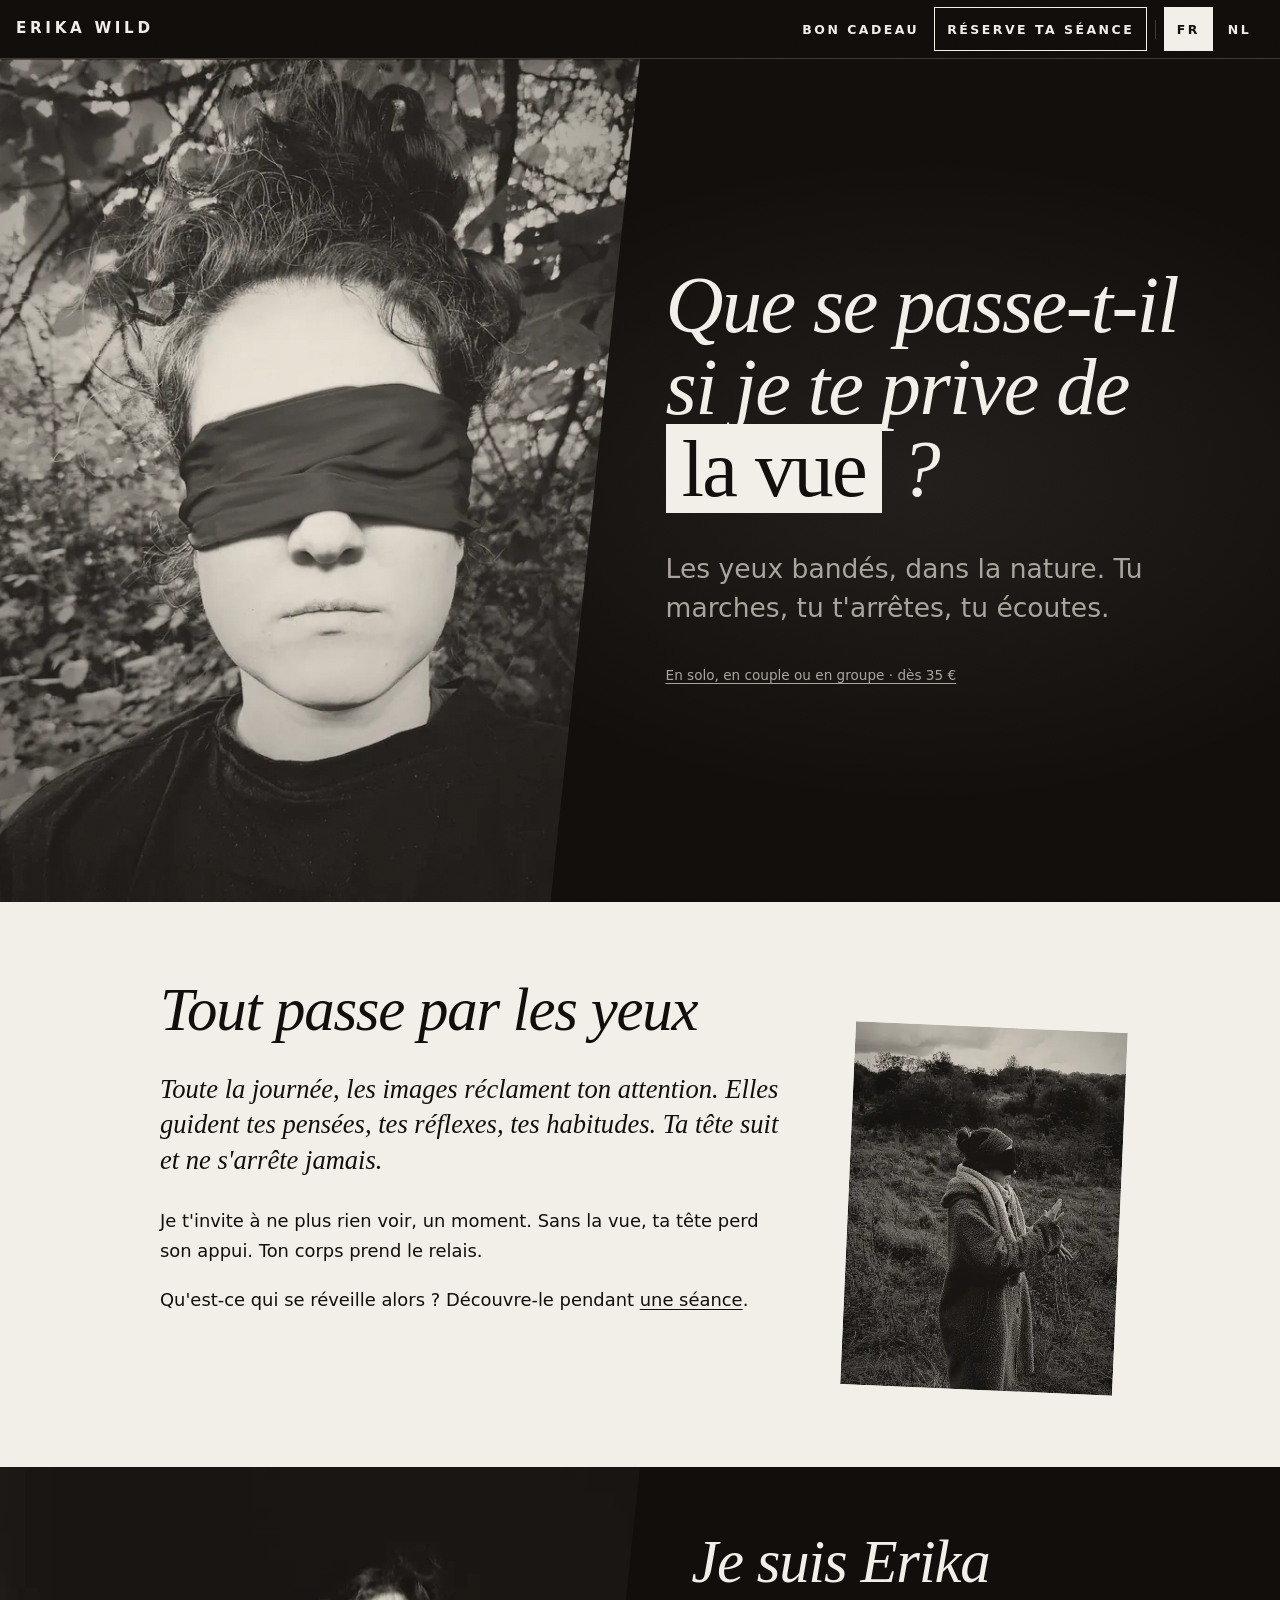
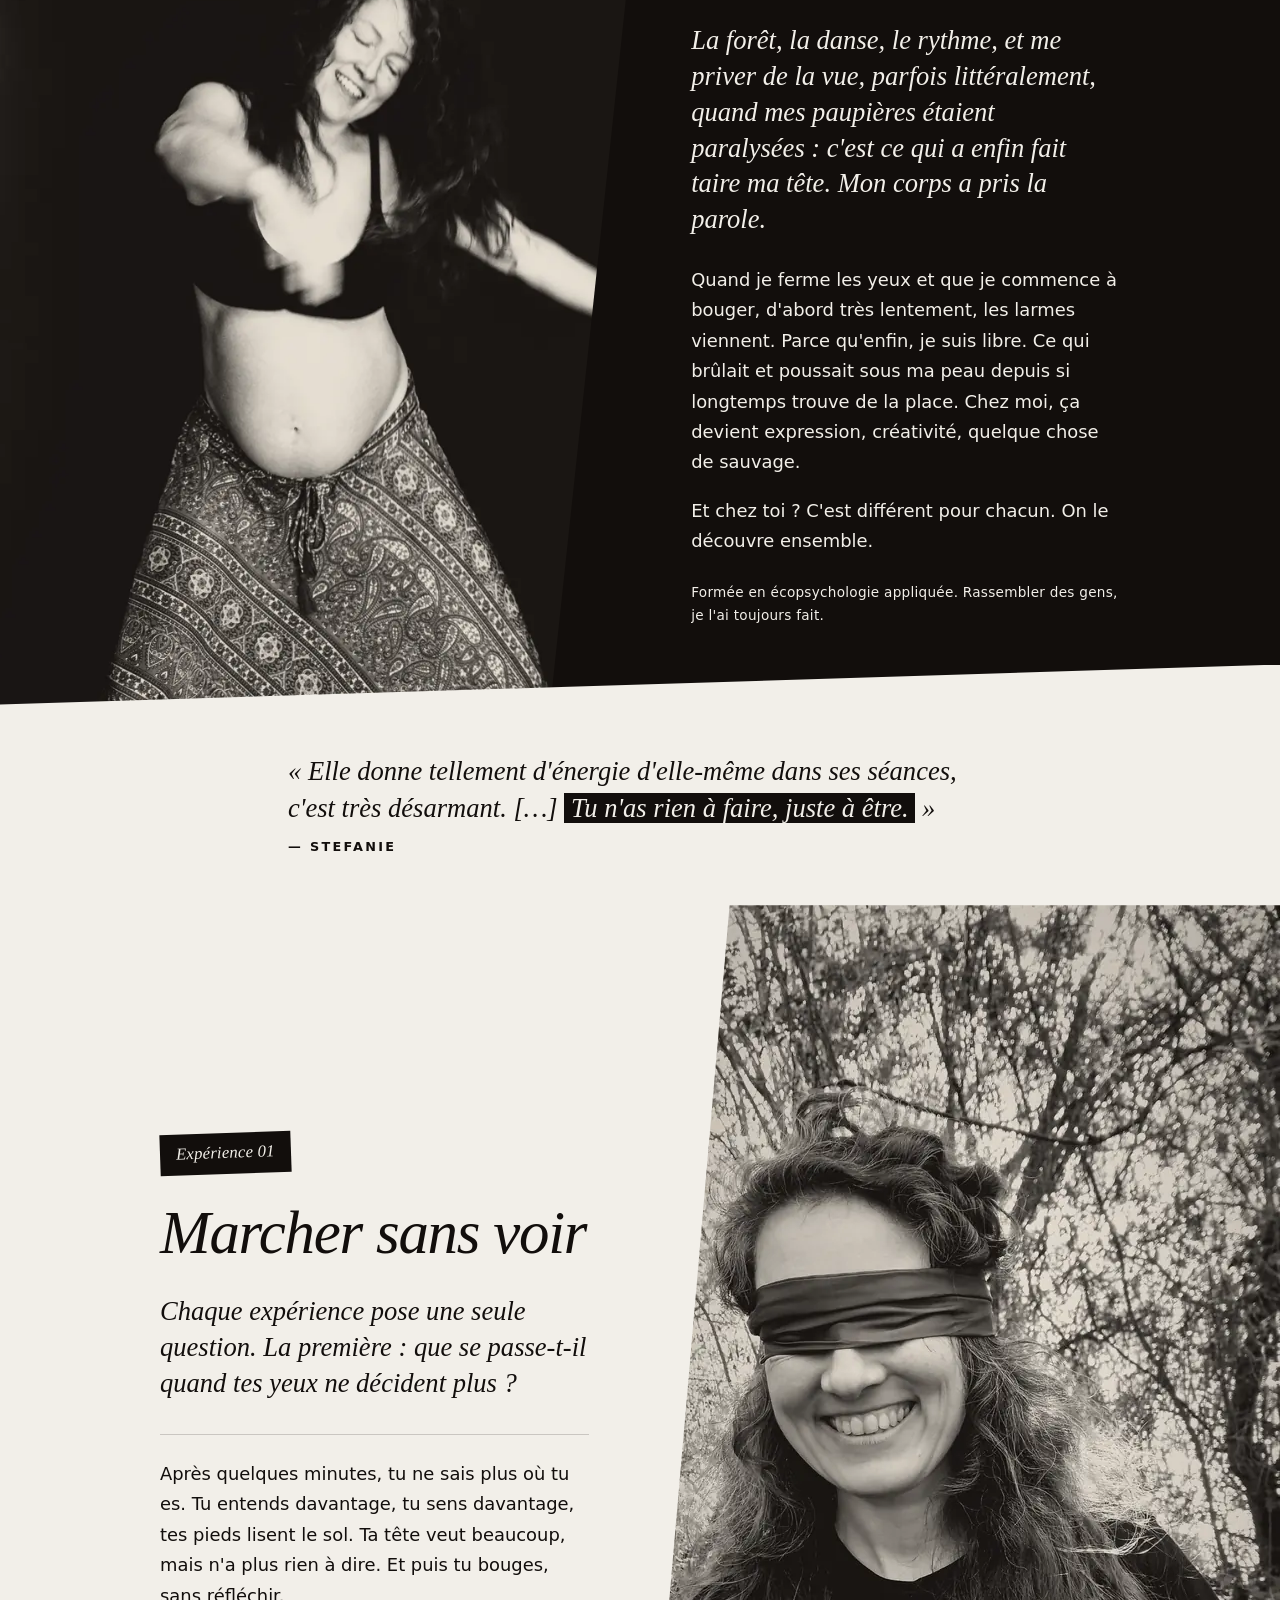
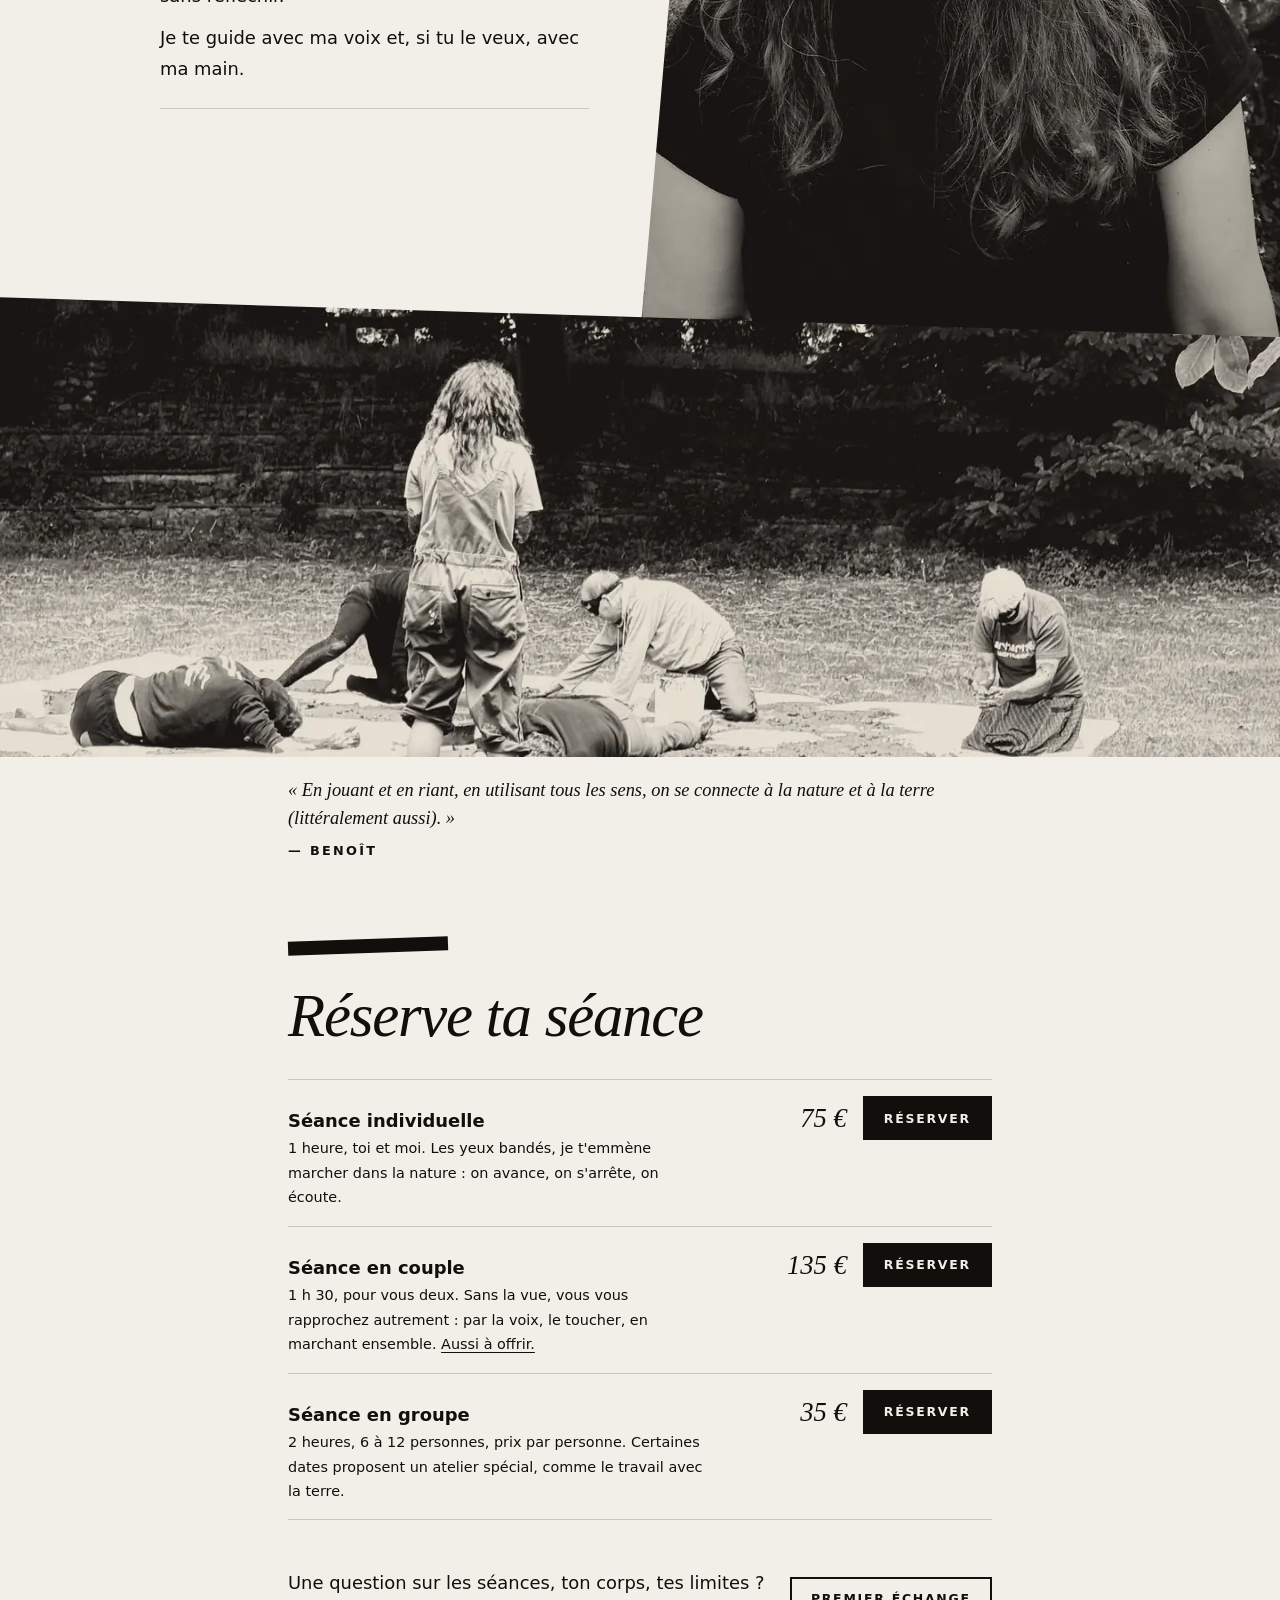
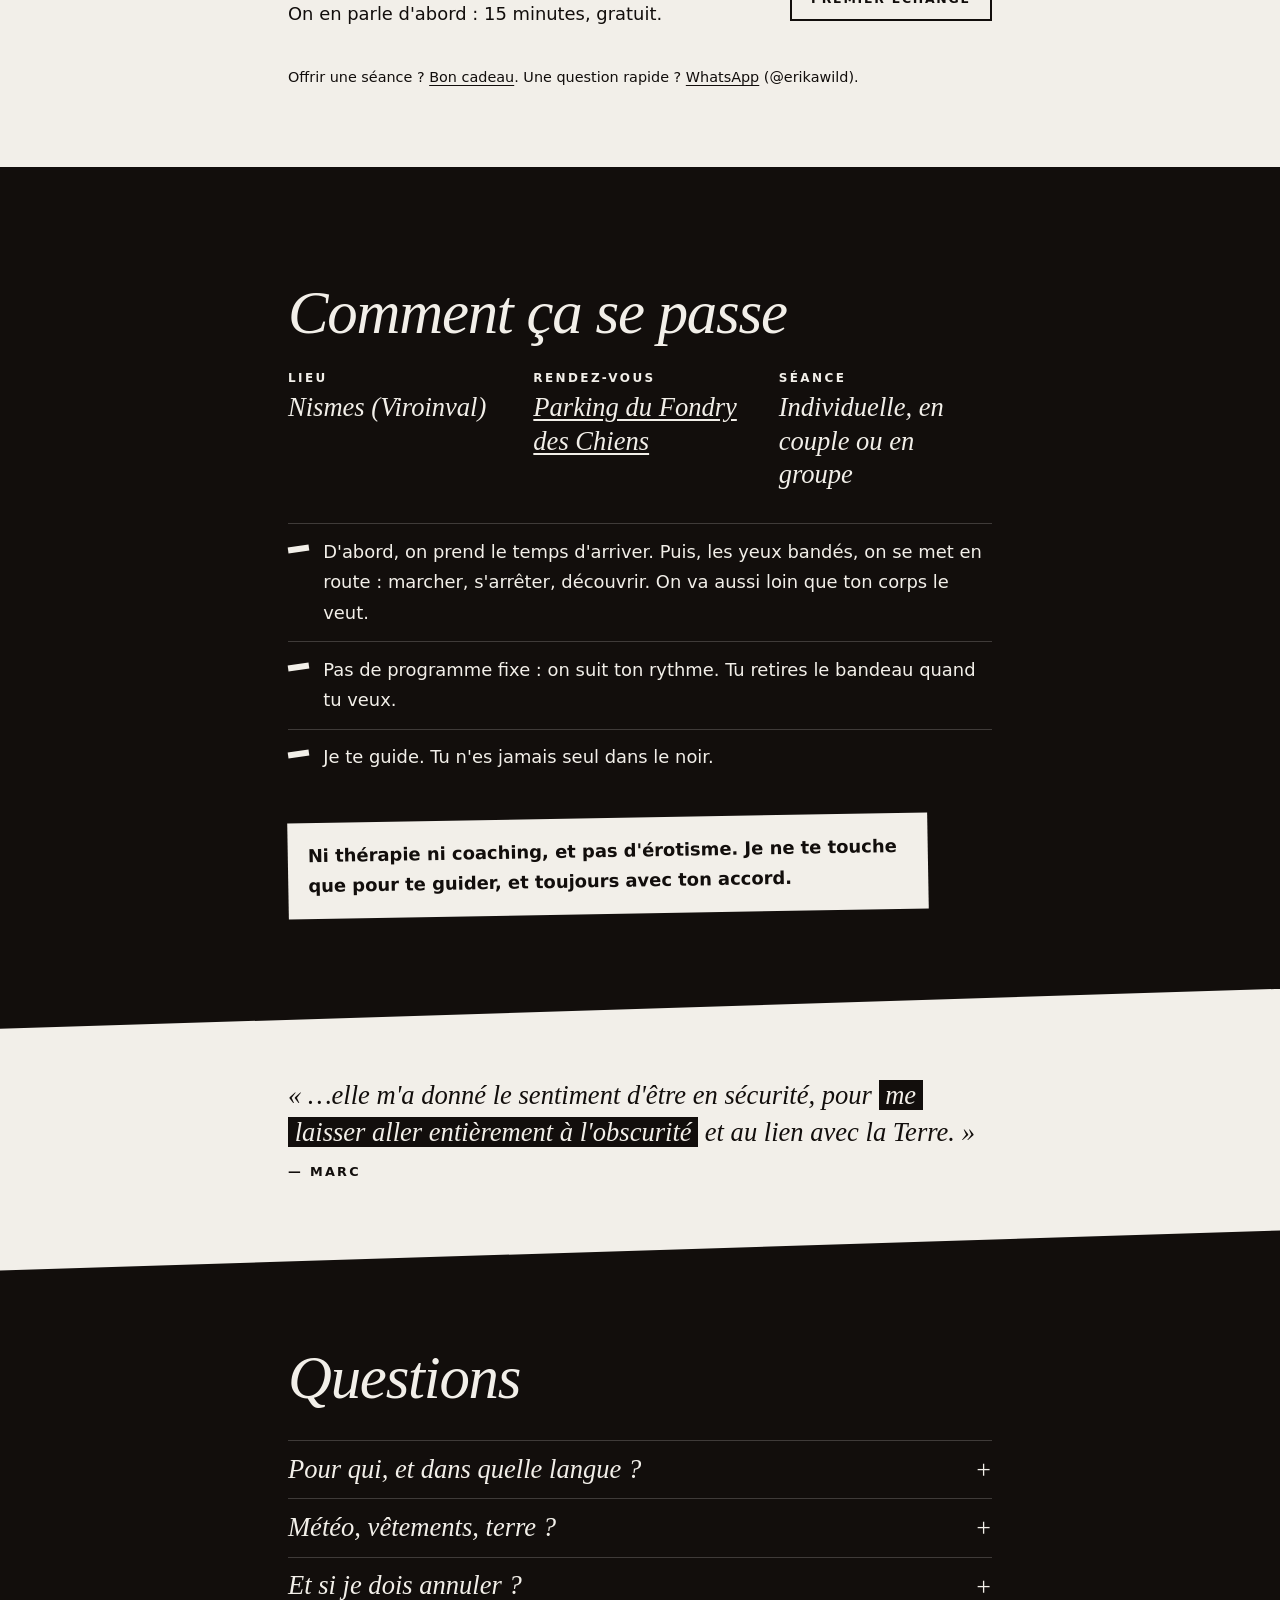
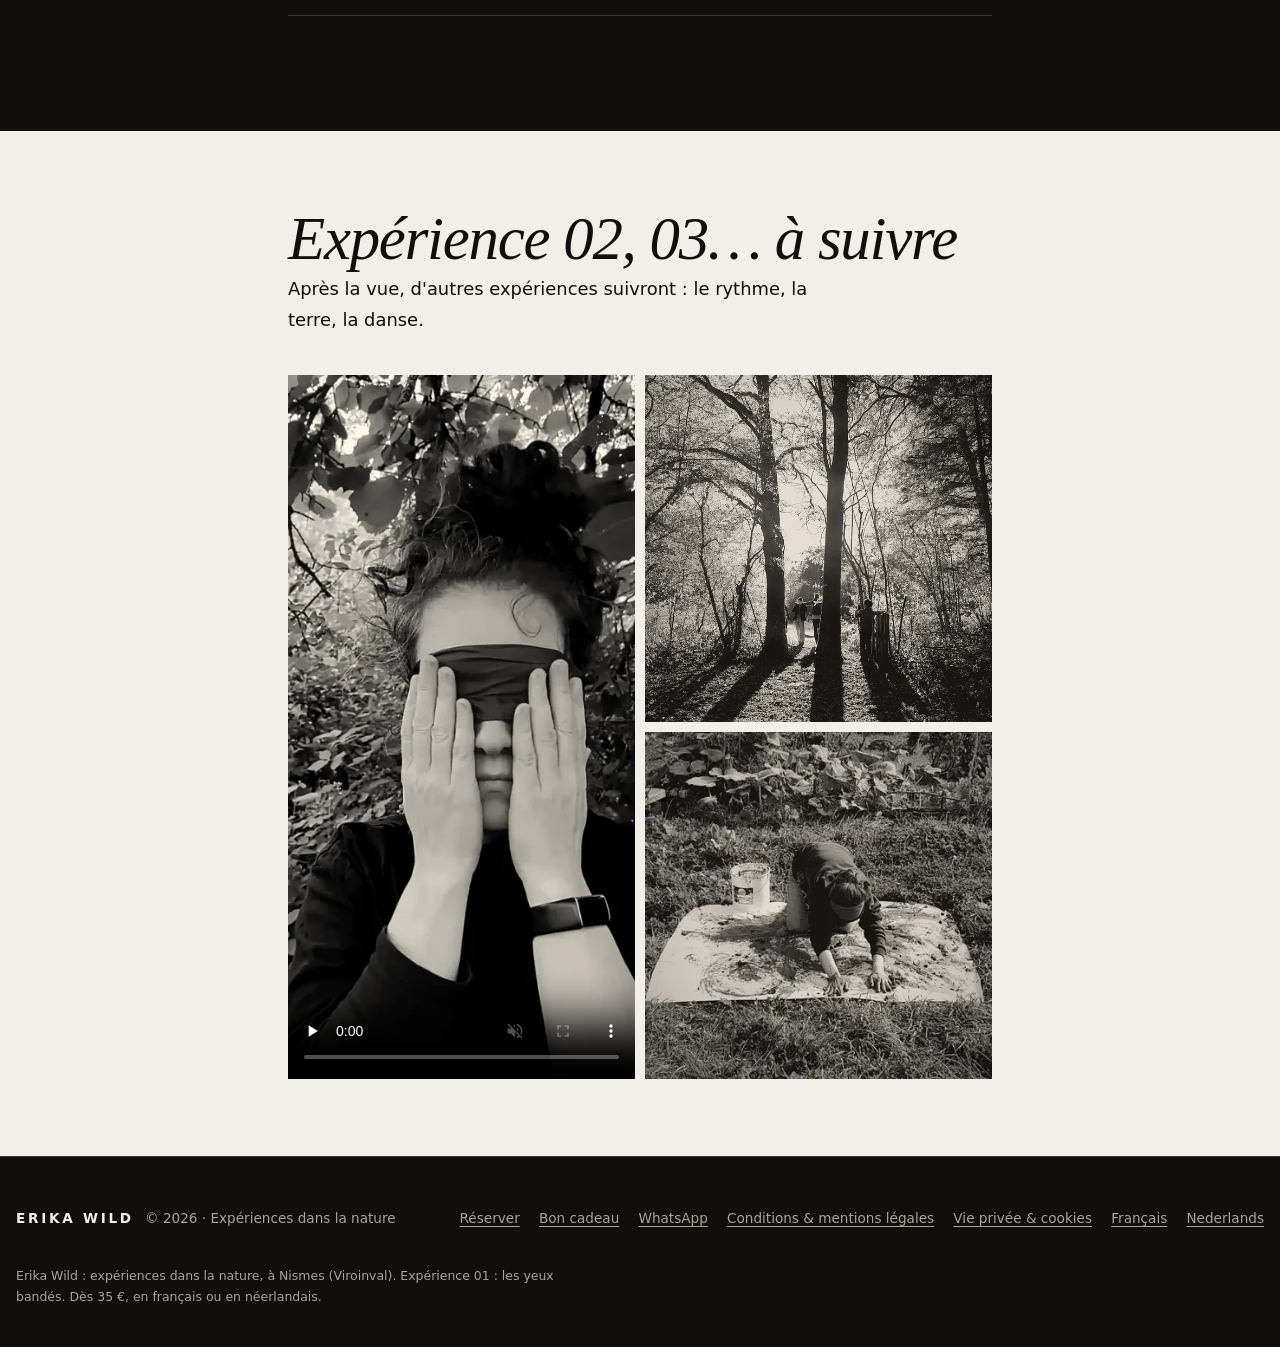
<file: index.html>
<!doctype html>
<html lang="fr-BE">
<head>
<meta charset="utf-8">
<meta name="viewport" content="width=device-width, initial-scale=1">
<meta name="format-detection" content="telephone=no, date=no, address=no, email=no">
<title>Erika Wild — Expérience 01 : ferme les yeux</title>
<meta name="description" content="Les yeux bandés, dans la nature, à Nismes (Viroinval). En solo, en couple ou en groupe, en français ou en néerlandais. Expérience 01 : ferme les yeux.">
<link rel="canonical" href="https://erikawild.be/">
<link rel="alternate" hreflang="fr" href="https://erikawild.be/">
<link rel="alternate" hreflang="nl" href="https://erikawild.be/nl.html">
<link rel="alternate" hreflang="x-default" href="https://erikawild.be/">
<meta property="og:title" content="Erika Wild — Expérience 01 : ferme les yeux">
<meta property="og:description" content="Les yeux bandés, dans la nature, à Nismes (Viroinval). En solo, en couple ou en groupe, en français ou en néerlandais. Expérience 01 : ferme les yeux.">
<meta property="og:type" content="website">
<meta property="og:url" content="https://erikawild.be/">
<meta property="og:locale" content="fr_BE">
<meta property="og:locale:alternate" content="nl_BE">
<meta property="og:image" content="https://erikawild.be/img/og-erikawild.jpg">
<meta property="og:image:width" content="1200">
<meta property="og:image:height" content="630">
<meta name="twitter:card" content="summary_large_image">
<link rel="icon" href="img/favicon.svg" type="image/svg+xml">
<link rel="icon" href="img/favicon-32.png" sizes="32x32" type="image/png">
<link rel="apple-touch-icon" href="img/apple-touch-icon.png">
<link rel="manifest" href="site.webmanifest">
<meta name="theme-color" content="#120E0C">
<meta name="apple-mobile-web-app-title" content="Erika Wild">
<link rel="stylesheet" href="css/style.css?v=85">
<script type="application/ld+json">
{
  "@context": "https://schema.org",
  "@type": "LocalBusiness",
  "name": "Erika Wild",
  "legalName": "Erika Pittoors",
  "vatID": "BE0843622361",
  "url": "https://erikawild.be/",
  "image": "https://erikawild.be/img/og-erikawild.jpg",
  "description": "Erika Wild propose des expériences dans la nature, à Nismes (Viroinval). Expérience 01 : les yeux bandés. Séances individuelles (1 h), en couple (1 h 30) et en groupe (2 h, 6 à 12 personnes), en français ou en néerlandais.",
  "address": {
    "@type": "PostalAddress",
    "addressLocality": "Nismes (Viroinval)",
    "addressRegion": "Namur",
    "addressCountry": "BE"
  },
  "areaServed": "Viroinval",
  "priceRange": "€35–€135",
  "knowsLanguage": [
    "fr",
    "nl"
  ],
  "makesOffer": [
    {
      "@type": "Offer",
      "name": "Séance individuelle",
      "price": "75",
      "priceCurrency": "EUR",
      "url": "https://cal.com/erikawild/individueel"
    },
    {
      "@type": "Offer",
      "name": "Séance en couple",
      "price": "135",
      "priceCurrency": "EUR",
      "url": "https://cal.com/erikawild/koppel"
    },
    {
      "@type": "Offer",
      "name": "Séance en groupe",
      "price": "35",
      "priceCurrency": "EUR",
      "url": "https://cal.com/erikawild/groep"
    }
  ]
}
</script>
</head>
<body>
<a class="skip-link" href="#main">Aller au contenu</a>

<header class="site-header">
  <div class="nav">
    <a href="index.html" class="brand"><span class="brand-name">Erika Wild</span><span class="sr-only"> — accueil</span></a>
    <nav aria-label="Navigation principale">
      <ul class="nav-links">
        <li class="hide-sm"><a href="bon-cadeau.html">Bon cadeau</a></li>
        <li class="nav-book"><a href="index.html#formules">Réserve ta séance</a></li>
        <li class="sep" aria-hidden="true"></li>
        <li><a href="index.html" lang="fr" hreflang="fr" aria-current="page"><span aria-hidden="true">FR</span><span class="sr-only">Français</span></a></li>
        <li><a href="nl.html" lang="nl" hreflang="nl"><span aria-hidden="true">NL</span><span class="sr-only">Nederlands</span></a></li>
      </ul>
    </nav>
  </div>
</header>
<main id="main">
  <section class="hero">
    <div class="hero-grid">
      <div class="hero-media"><img src="img/erikawild-bandeau-720.webp"
           srcset="img/erikawild-bandeau-480.webp 480w, img/erikawild-bandeau-720.webp 720w, img/erikawild-bandeau-1080.webp 1080w"
           sizes="(min-width: 860px) 50vw, 100vw"
           width="1080" height="1350" fetchpriority="high"
           alt="Portrait en noir et blanc d'Erika Wild, les yeux bandés, debout dans les feuillages" class="hero-photo"></div>
      <div class="hero-text">
        <h1>Que se <span class="nowrap">passe-t-il</span> si je te prive de <span class="veil">la vue</span>&nbsp;?</h1>
        <p class="lede">Les yeux bandés, dans la nature. Tu marches, tu t'arrêtes, tu écoutes.</p>
        <p class="hero-note"><a href="#formules">En solo, en couple ou en groupe · dès 35&nbsp;€</a></p>
      </div>
    </div>
  </section>
  <section class="section-light">
    <div class="wrap wrap--wide">
      <div class="split">
        <div>
          <h2>Tout passe par les yeux</h2>
          <p class="big-line">Toute la journée, les images réclament ton attention. Elles guident tes pensées, tes réflexes, tes habitudes. Ta tête suit et ne s'arrête jamais.</p>
          <p>Je t'invite à ne plus rien voir, un moment. Sans la vue, ta tête perd son appui. Ton corps prend le relais.</p>
          <p>Qu'est-ce qui se réveille alors&nbsp;? Découvre-le pendant <a href="#formules">une séance</a>.</p>
        </div>
        <figure class="tilt-photo tilt-right"><img src="img/ew-marche-800.webp" srcset="img/ew-marche-480.webp 480w, img/ew-marche-800.webp 800w" sizes="(min-width: 860px) 17rem, 60vw" width="800" height="1000" loading="lazy" alt="Une participante marche les yeux bandés dans une prairie, la main tendue"></figure>
      </div>
    </div>
  </section>
  <section class="section-black me me--left" id="erika">
    <img class="me-photo" src="img/ew-erika-danse-800.webp" srcset="img/ew-erika-danse-480.webp 480w, img/ew-erika-danse-800.webp 800w" sizes="(min-width: 860px) 50vw, 100vw" width="800" height="1000" loading="lazy" alt="Erika danse les yeux fermés et rit, les cheveux en mouvement">
    <div class="me-text">
      <h2>Je suis Erika</h2>
      <p class="big-line">La forêt, la danse, le rythme, et me priver de la vue, parfois littéralement, quand mes paupières étaient paralysées&nbsp;: c'est ce qui a enfin fait taire ma tête. Mon corps a pris la parole.</p>
      <p>Quand je ferme les yeux et que je commence à bouger, d'abord très lentement, les larmes viennent. Parce qu'enfin, je suis libre. Ce qui brûlait et poussait sous ma peau depuis si longtemps trouve de la place. Chez moi, ça devient expression, créativité, quelque chose de sauvage.</p>
      <p>Et chez toi&nbsp;? C'est différent pour chacun. On le découvre ensemble.</p>
      <p class="me-cred">Formée en écopsychologie appliquée. Rassembler des gens, je l'ai toujours fait.</p>
    </div>
  </section>
  <div class="quote-band"><figure class="quote-band-strip"><blockquote><p>«&nbsp;Elle donne tellement d'énergie d'elle-même dans ses séances, c'est très désarmant. […] <span class="mark">Tu n'as rien à faire, juste à être.</span>&nbsp;»</p></blockquote><figcaption>Stefanie</figcaption></figure></div>
  <section class="section-light me" id="experience">
    <div class="me-text">
      <p class="band-label">Expérience 01</p>
      <h2>Marcher sans voir</h2>
      <p class="big-line">Chaque expérience pose une seule question. La première&nbsp;: que se passe-t-il quand tes yeux ne décident plus&nbsp;?</p>
      <div class="walk">
        <p>Après quelques minutes, tu ne sais plus où tu es. Tu entends davantage, tu sens davantage, tes pieds lisent le sol. Ta tête veut beaucoup, mais n'a plus rien à dire. Et puis tu bouges, sans réfléchir.</p>
        <p>Je te guide avec ma voix et, si tu le veux, avec ma main.</p>
      </div>
    </div>
    <img class="me-photo" src="img/ew-imp-blinddoek-640.webp" srcset="img/ew-imp-blinddoek-320.webp 320w, img/ew-imp-blinddoek-640.webp 640w" sizes="(min-width: 860px) 50vw, 100vw" width="640" height="1032" loading="lazy" alt="Erika rit, un bandeau sur les yeux, dans les feuillages">
  </section>
  <figure class="band-photo band-photo--light"><img src="img/ew-band-groep-onder-720.webp" srcset="img/ew-band-groep-onder-720.webp 720w, img/ew-band-groep-onder-1440.webp 1440w" sizes="100vw" width="1440" height="655" loading="lazy" alt="Séance en groupe : des participants aux yeux bandés travaillent la terre, Erika les accompagne"><figcaption class="band-cap"><blockquote><p>«&nbsp;En jouant et en riant, en utilisant tous les sens, on se connecte à la nature et à la terre (littéralement aussi).&nbsp;»</p></blockquote><span class="who">Benoît</span></figcaption></figure>
  <section class="section-light" id="formules">
    <div class="wrap">
      <hr class="band-rule">
      <h2>Réserve ta séance</h2>
      <ul class="offers">
        <li>
          <div class="offer-text"><span class="offer-name">Séance individuelle</span><span class="offer-meta">1 heure, toi et moi. Les yeux bandés, je t'emmène marcher dans la nature&nbsp;: on avance, on s'arrête, on écoute.</span></div>
          <div class="offer-act"><span class="offer-price">75&nbsp;€</span><a class="btn btn-primary btn-sm" href="https://cal.com/erikawild/individueel"><span class="sr-only">Réserver : Séance individuelle — </span>Réserver</a></div>
        </li>
        <li>
          <div class="offer-text"><span class="offer-name">Séance en couple</span><span class="offer-meta">1 h 30, pour vous deux. Sans la vue, vous vous rapprochez autrement&nbsp;: par la voix, le toucher, en marchant ensemble. <a href="bon-cadeau.html">Aussi à offrir.</a></span></div>
          <div class="offer-act"><span class="offer-price">135&nbsp;€</span><a class="btn btn-primary btn-sm" href="https://cal.com/erikawild/koppel"><span class="sr-only">Réserver : Séance en couple — </span>Réserver</a></div>
        </li>
        <li>
          <div class="offer-text"><span class="offer-name">Séance en groupe</span><span class="offer-meta">2 heures, 6 à 12 personnes, prix par personne. Certaines dates proposent un atelier spécial, comme le travail avec la terre.</span></div>
          <div class="offer-act"><span class="offer-price">35&nbsp;€</span><a class="btn btn-primary btn-sm" href="https://cal.com/erikawild/groep"><span class="sr-only">Réserver : Séance en groupe — </span>Réserver</a></div>
        </li>
      </ul>
      <div class="intake">
        <p>Une question sur les séances, ton corps, tes limites&nbsp;? On en parle d'abord&nbsp;: 15&nbsp;minutes, gratuit.</p>
        <a class="btn btn-ghost btn-sm" href="https://cal.com/erikawild/intake">Premier échange</a>
      </div>
      <p class="note">Offrir une séance&nbsp;? <a href="bon-cadeau.html">Bon cadeau</a>. Une question rapide&nbsp;? <a href="/whatsapp">WhatsApp</a> (@erikawild).</p>
    </div>
  </section>
  <section class="section-black" id="pratique">
    <div class="wrap">
      <h2>Comment ça se passe</h2>
      <dl class="prat">
          <div><dt>Lieu</dt><dd>Nismes (Viroinval)</dd></div>
          <div><dt>Rendez-vous</dt><dd><a href="https://www.google.com/maps/search/?api=1&amp;query=Fondry+des+Chiens%2C+Nismes">Parking du Fondry des Chiens</a></dd></div>
          <div><dt>Séance</dt><dd>Individuelle, en couple ou en groupe</dd></div>
      </dl>
      <ul class="checks">
          <li>D'abord, on prend le temps d'arriver. Puis, les yeux bandés, on se met en route&nbsp;: marcher, s'arrêter, découvrir. On va aussi loin que ton corps le veut.</li>
          <li>Pas de programme fixe&nbsp;: on suit ton rythme. Tu retires le bandeau quand tu veux.</li>
          <li>Je te guide. Tu n'es jamais seul dans le noir.</li>
      </ul>
      <p class="safe">Ni thérapie ni coaching, et pas d'érotisme. Je ne te touche que pour te guider, et toujours avec ton accord.</p>
    </div>
  </section>
  <div class="quote-band quote-band--both"><figure class="quote-band-strip"><blockquote><p>«&nbsp;…elle m'a donné le sentiment d'être en sécurité, pour <span class="mark">me laisser aller entièrement à l'obscurité</span> et au lien avec la Terre.&nbsp;»</p></blockquote><figcaption>Marc</figcaption></figure></div>
  <section class="section-black" id="faq">
    <div class="wrap">
      <h2>Questions</h2>
      <div class="faq">
        <details><summary>Pour qui, et dans quelle langue&nbsp;?</summary><p>Pour les adultes, dès 18 ans, en français ou en néerlandais (pour les groupes, la langue est indiquée à chaque date). Une limitation physique ou une autre préoccupation&nbsp;? Le <a href="https://cal.com/erikawild/intake">premier échange</a> est fait pour ça.</p></details>
        <details><summary>Météo, vêtements, terre&nbsp;?</summary><p>On sort par tous les temps&nbsp;; s'il fait vraiment trop mauvais, on se met à l'abri. Prends des couches, des vêtements qui peuvent se salir, de bonnes chaussures, une serviette. On ne se salit vraiment qu'en groupe, avec la terre.</p></details>
        <details><summary>Et si je dois annuler&nbsp;?</summary><p>Tu peux déplacer ta séance jusqu'à 48 heures avant. Si tu ne viens pas, la séance est due. Si je dois annuler (maladie, temps extrême), on reporte ou je te rembourse. <a href="conditions.html#annuler">Conditions</a></p></details>
      </div>
    </div>
  </section>
  <section class="section-light next-section">
    <div class="wrap">
      <h2 class="next">Expérience 02, 03… à suivre</h2>
      <p class="next-p">Après la vue, d'autres expériences suivront&nbsp;: le rythme, la terre, la danse.</p>
      <div class="act-grid">
        <figure class="act-big"><video controls muted preload="none" poster="img/ew-film-poster.webp" width="480" height="854" aria-label="Film de 20 secondes, sans son : les yeux bandés, des mains dans la terre"><source src="img/ew-film-480.mp4" type="video/mp4">Ton navigateur ne lit pas la vidéo.</video></figure>
        <figure><img src="img/ew-imp-bomen-640.webp" srcset="img/ew-imp-bomen-320.webp 320w, img/ew-imp-bomen-640.webp 640w" sizes="(min-width: 860px) 22rem, 50vw" width="640" height="1032" loading="lazy" alt="Des participants entre de grands arbres, à contre-jour"></figure>
        <figure><img src="img/ew-mains-400.webp" srcset="img/ew-mains-400.webp 400w, img/ew-mains-700.webp 700w" sizes="(min-width: 860px) 22rem, 50vw" width="700" height="700" loading="lazy" alt="Les yeux bandés, les mains à plat dans la terre mouillée"></figure>
      </div>
    </div>
  </section>

</main>

<footer class="site-footer">
  <div class="footer-inner">
    <div class="footer-brand"><strong>Erika Wild</strong><span>© 2026 · Expériences dans la nature</span></div>
    <nav aria-label="Plan du site">
      <ul class="footer-links">
        <li><a href="index.html#formules">Réserver</a></li>
        <li><a href="bon-cadeau.html">Bon cadeau</a></li>
        <li><a href="/whatsapp">WhatsApp</a></li>
        <li><a href="conditions.html">Conditions & mentions légales</a></li>
        <li><a href="confidentialite.html">Vie privée & cookies</a></li>
        <li><a href="index.html" lang="fr" hreflang="fr">Français</a></li>
        <li><a href="nl.html" lang="nl" hreflang="nl">Nederlands</a></li>
      </ul>
    </nav>
    <p class="footer-fact">Erika Wild&nbsp;: expériences dans la nature, à Nismes (Viroinval). Expérience 01&nbsp;: les yeux bandés. Dès 35&nbsp;€, en français ou en néerlandais.</p>
  </div>
</footer>
</body>
</html>
</file>
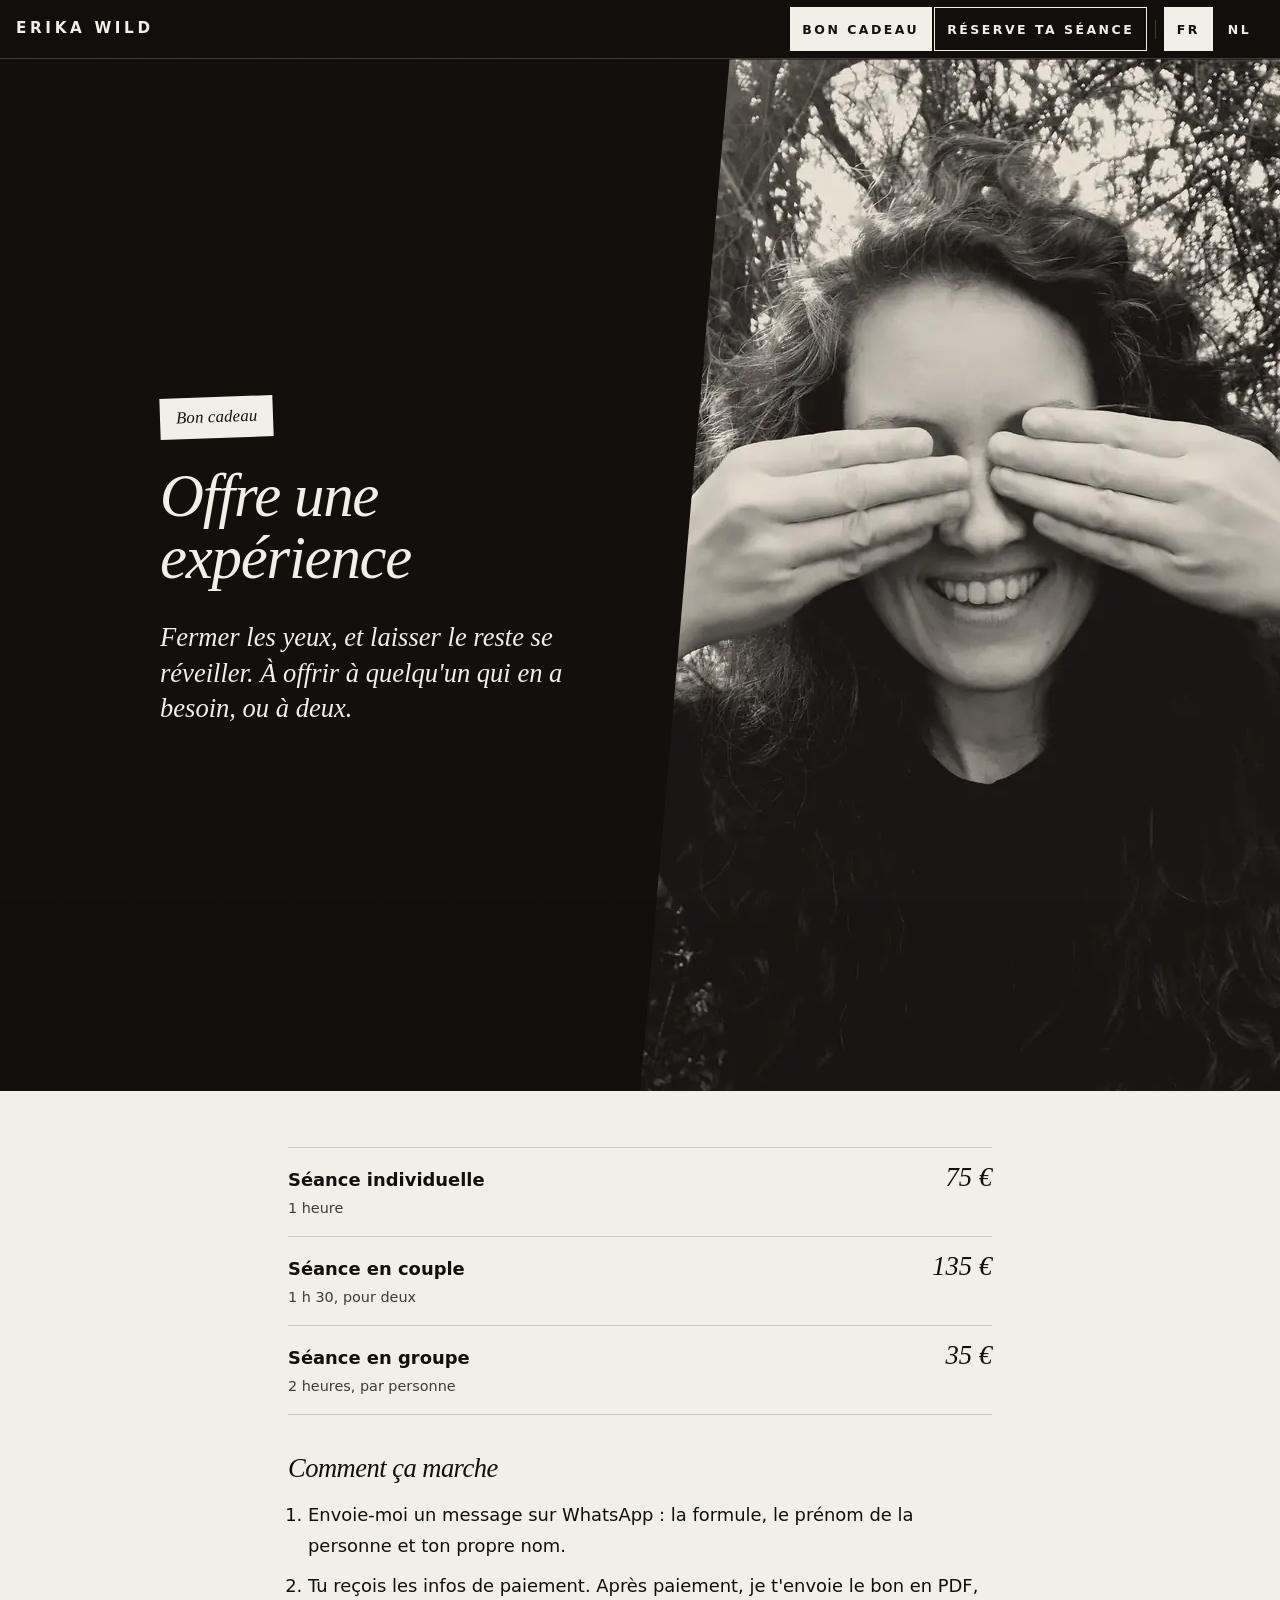
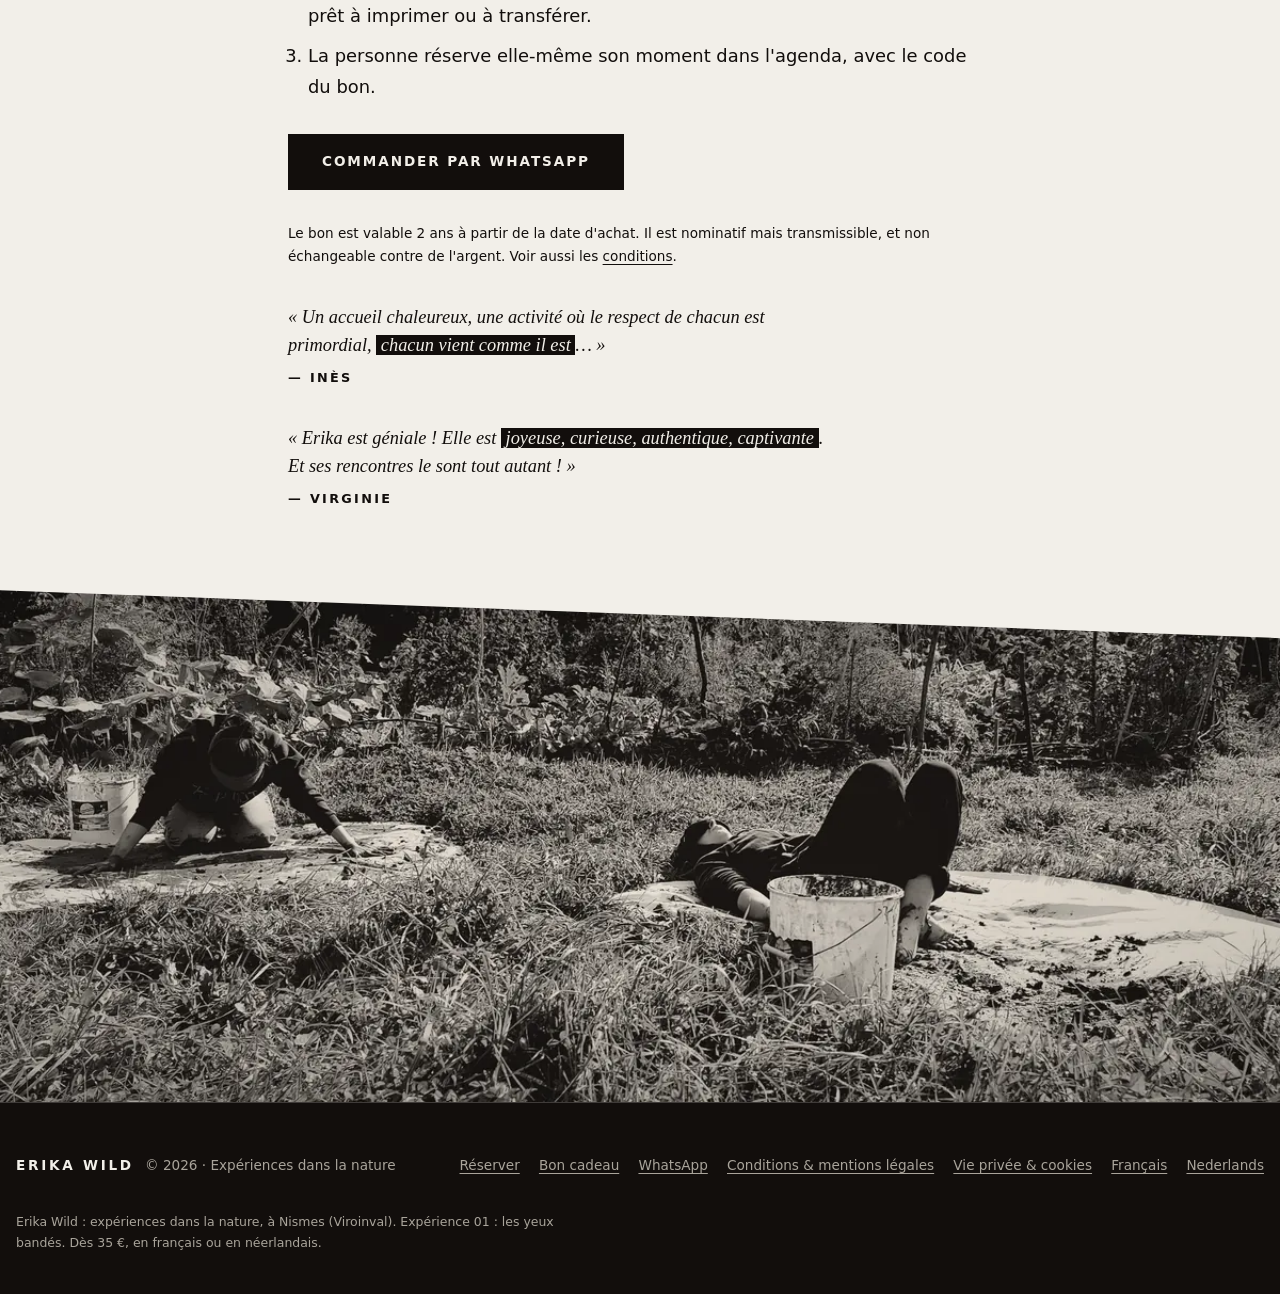
<file: bon-cadeau.html>
<!doctype html>
<html lang="fr-BE">
<head>
<meta charset="utf-8">
<meta name="viewport" content="width=device-width, initial-scale=1">
<meta name="format-detection" content="telephone=no, date=no, address=no, email=no">
<title>Bon cadeau — Erika Wild</title>
<meta name="description" content="Offre une expérience les yeux bandés dans la nature à Nismes : séance individuelle, en couple ou en groupe.">
<link rel="canonical" href="https://erikawild.be/bon-cadeau.html">
<link rel="alternate" hreflang="fr" href="https://erikawild.be/bon-cadeau.html">
<link rel="alternate" hreflang="nl" href="https://erikawild.be/cadeaubon.html">
<link rel="alternate" hreflang="x-default" href="https://erikawild.be/bon-cadeau.html">
<meta property="og:title" content="Bon cadeau — Erika Wild">
<meta property="og:description" content="Offre une expérience les yeux bandés dans la nature à Nismes : séance individuelle, en couple ou en groupe.">
<meta property="og:type" content="website">
<meta property="og:url" content="https://erikawild.be/bon-cadeau.html">
<meta property="og:locale" content="fr_BE">
<meta property="og:locale:alternate" content="nl_BE">
<meta property="og:image" content="https://erikawild.be/img/og-erikawild.jpg">
<meta property="og:image:width" content="1200">
<meta property="og:image:height" content="630">
<meta name="twitter:card" content="summary_large_image">
<link rel="icon" href="img/favicon.svg" type="image/svg+xml">
<link rel="icon" href="img/favicon-32.png" sizes="32x32" type="image/png">
<link rel="apple-touch-icon" href="img/apple-touch-icon.png">
<link rel="manifest" href="site.webmanifest">
<meta name="theme-color" content="#120E0C">
<meta name="apple-mobile-web-app-title" content="Erika Wild">
<link rel="stylesheet" href="css/style.css?v=85">
</head>
<body>
<a class="skip-link" href="#main">Aller au contenu</a>

<header class="site-header">
  <div class="nav">
    <a href="index.html" class="brand"><span class="brand-name">Erika Wild</span><span class="sr-only"> — accueil</span></a>
    <nav aria-label="Navigation principale">
      <ul class="nav-links">
        <li class="hide-sm"><a href="bon-cadeau.html" aria-current="page">Bon cadeau</a></li>
        <li class="nav-book"><a href="index.html#formules">Réserve ta séance</a></li>
        <li class="sep" aria-hidden="true"></li>
        <li><a href="bon-cadeau.html" lang="fr" hreflang="fr" aria-current="page"><span aria-hidden="true">FR</span><span class="sr-only">Français</span></a></li>
        <li><a href="cadeaubon.html" lang="nl" hreflang="nl"><span aria-hidden="true">NL</span><span class="sr-only">Nederlands</span></a></li>
      </ul>
    </nav>
  </div>
</header>
<main id="main">
  <section class="section-black me">
    <div class="me-text">
      <p class="band-label">Bon cadeau</p>
      <h1>Offre une expérience</h1>
      <p class="big-line">Fermer les yeux, et laisser le reste se réveiller. À offrir à quelqu'un qui en a besoin, ou à deux.</p>
    </div>
    <img class="me-photo" fetchpriority="high" src="img/ew-ogen-640.webp" srcset="img/ew-ogen-320.webp 320w, img/ew-ogen-640.webp 640w" sizes="(min-width: 860px) 50vw, 100vw" width="640" height="1032" alt="Erika rit, les mains sur les yeux, devant des buissons">
  </section>
  <section class="section-light page gift-body">
    <div class="wrap">
      <ul class="offers offers--dark">
        <li><div class="offer-text"><span class="offer-name">Séance individuelle</span><span class="offer-meta">1 heure</span></div><div class="offer-act"><span class="offer-price">75&nbsp;€</span></div></li>
        <li><div class="offer-text"><span class="offer-name">Séance en couple</span><span class="offer-meta">1 h 30, pour deux</span></div><div class="offer-act"><span class="offer-price">135&nbsp;€</span></div></li>
        <li><div class="offer-text"><span class="offer-name">Séance en groupe</span><span class="offer-meta">2 heures, par personne</span></div><div class="offer-act"><span class="offer-price">35&nbsp;€</span></div></li>
      </ul>
      <h2>Comment ça marche</h2>
      <ol class="steps">
        <li>Envoie-moi un message sur WhatsApp&nbsp;: la formule, le prénom de la personne et ton propre nom.</li>
        <li>Tu reçois les infos de paiement. Après paiement, je t'envoie le bon en PDF, prêt à imprimer ou à transférer.</li>
        <li>La personne réserve elle-même son moment dans l'agenda, avec le code du bon.</li>
      </ol>
      <div class="btn-row"><a class="btn btn-primary" href="/whatsapp">Commander par WhatsApp</a></div>
      <p class="small">Le bon est valable 2 ans à partir de la date d'achat. Il est nominatif mais transmissible, et non échangeable contre de l'argent. Voir aussi les <a href="conditions.html#bons">conditions</a>.</p>
      <figure class="voice voice--inline"><blockquote><p>«&nbsp;Un accueil chaleureux, une activité où le respect de chacun est primordial, <span class="mark">chacun vient comme il est</span>…&nbsp;»</p></blockquote><figcaption>Inès</figcaption></figure>
      <figure class="voice voice--inline"><blockquote><p>«&nbsp;Erika est géniale&nbsp;! Elle est <span class="mark">joyeuse, curieuse, authentique, captivante</span>. Et ses rencontres le sont tout autant&nbsp;!&nbsp;»</p></blockquote><figcaption>Virginie</figcaption></figure>
    </div>
    <figure class="band-bottom"><img src="img/ew-terre-720.webp" srcset="img/ew-terre-720.webp 720w, img/ew-terre-1440.webp 1440w" sizes="100vw" width="1440" height="480" loading="lazy" alt="Deux participantes allongées sur une bâche dans l'herbe, les yeux bandés"></figure>
  </section>
</main>

<footer class="site-footer">
  <div class="footer-inner">
    <div class="footer-brand"><strong>Erika Wild</strong><span>© 2026 · Expériences dans la nature</span></div>
    <nav aria-label="Plan du site">
      <ul class="footer-links">
        <li><a href="index.html#formules">Réserver</a></li>
        <li><a href="bon-cadeau.html">Bon cadeau</a></li>
        <li><a href="/whatsapp">WhatsApp</a></li>
        <li><a href="conditions.html">Conditions & mentions légales</a></li>
        <li><a href="confidentialite.html">Vie privée & cookies</a></li>
        <li><a href="index.html" lang="fr" hreflang="fr">Français</a></li>
        <li><a href="nl.html" lang="nl" hreflang="nl">Nederlands</a></li>
      </ul>
    </nav>
    <p class="footer-fact">Erika Wild&nbsp;: expériences dans la nature, à Nismes (Viroinval). Expérience 01&nbsp;: les yeux bandés. Dès 35&nbsp;€, en français ou en néerlandais.</p>
  </div>
</footer>
</body>
</html>
</file>
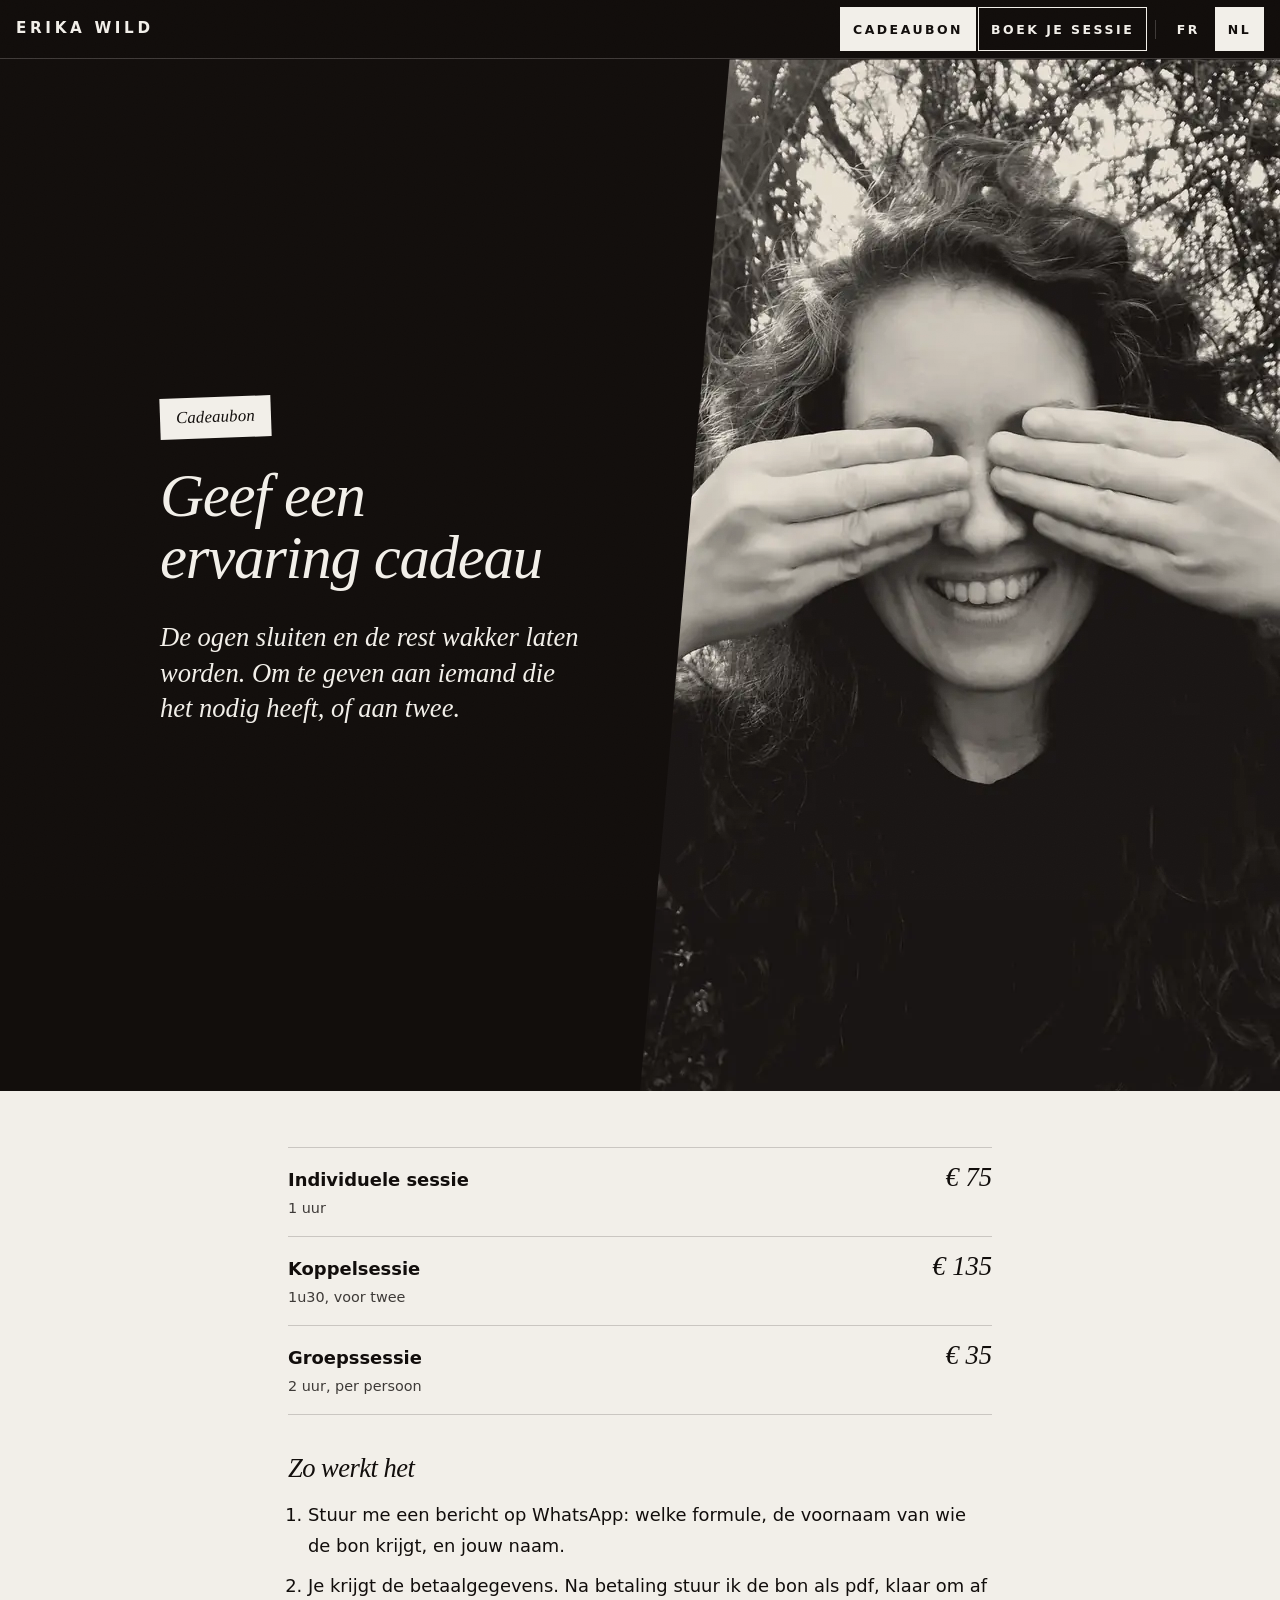
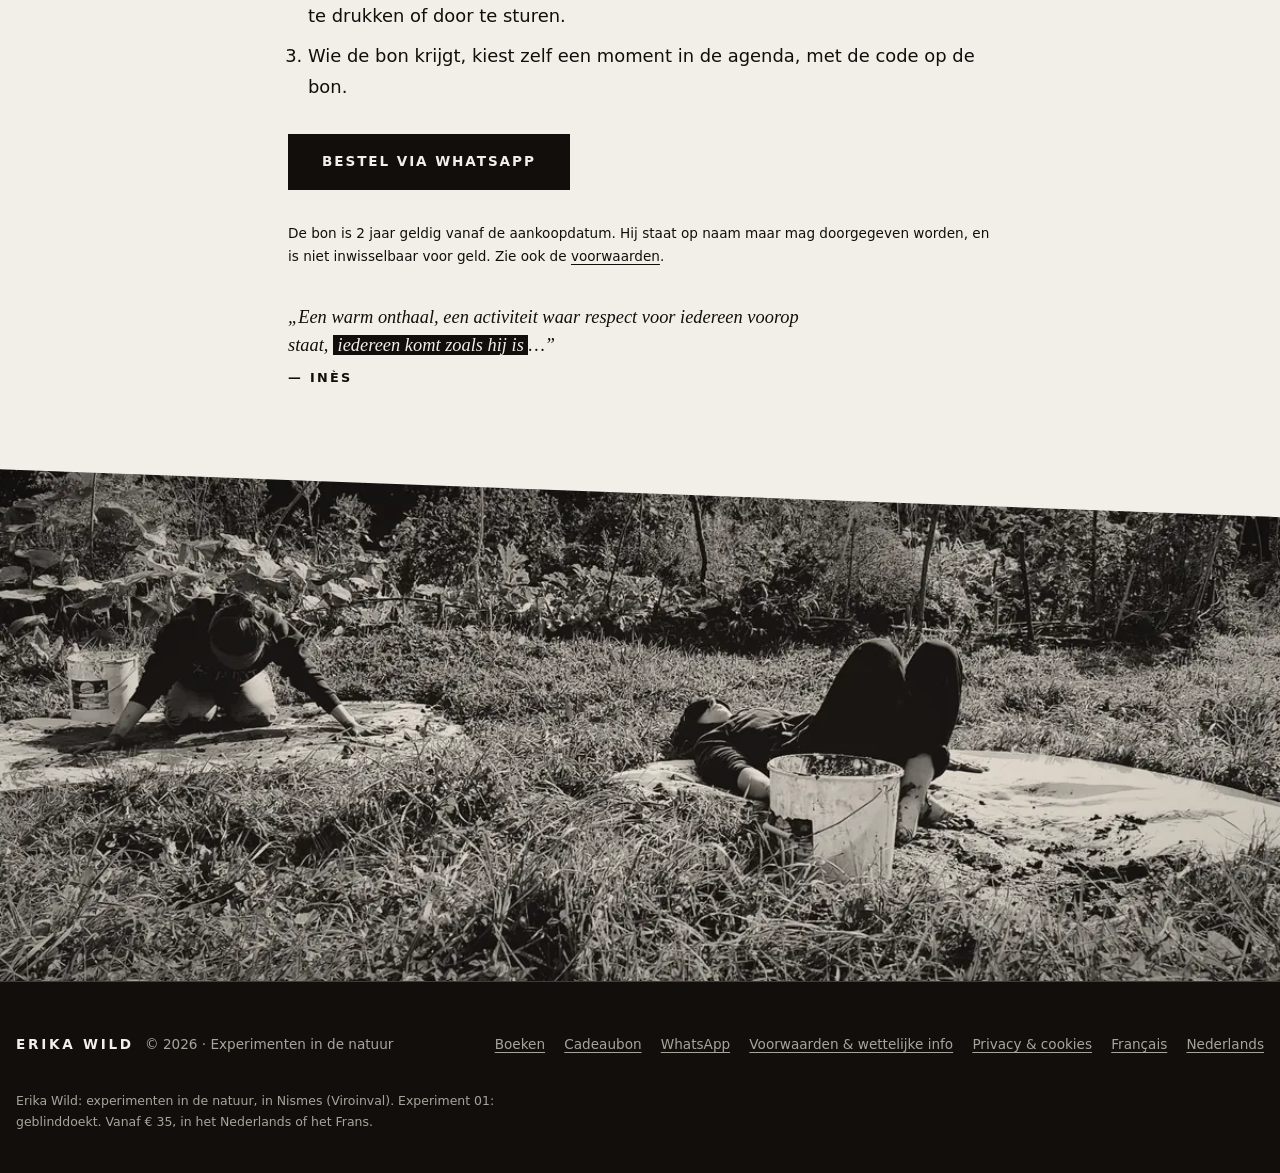
<file: cadeaubon.html>
<!doctype html>
<html lang="nl-BE">
<head>
<meta charset="utf-8">
<meta name="viewport" content="width=device-width, initial-scale=1">
<meta name="format-detection" content="telephone=no, date=no, address=no, email=no">
<title>Cadeaubon — Erika Wild</title>
<meta name="description" content="Geef een geblinddoekte ervaring in de natuur in Nismes cadeau: individueel, als koppel of in groep.">
<link rel="canonical" href="https://erikawild.be/cadeaubon.html">
<link rel="alternate" hreflang="fr" href="https://erikawild.be/bon-cadeau.html">
<link rel="alternate" hreflang="nl" href="https://erikawild.be/cadeaubon.html">
<link rel="alternate" hreflang="x-default" href="https://erikawild.be/bon-cadeau.html">
<meta property="og:title" content="Cadeaubon — Erika Wild">
<meta property="og:description" content="Geef een geblinddoekte ervaring in de natuur in Nismes cadeau: individueel, als koppel of in groep.">
<meta property="og:type" content="website">
<meta property="og:url" content="https://erikawild.be/cadeaubon.html">
<meta property="og:locale" content="nl_BE">
<meta property="og:locale:alternate" content="fr_BE">
<meta property="og:image" content="https://erikawild.be/img/og-erikawild.jpg">
<meta property="og:image:width" content="1200">
<meta property="og:image:height" content="630">
<meta name="twitter:card" content="summary_large_image">
<link rel="icon" href="img/favicon.svg" type="image/svg+xml">
<link rel="icon" href="img/favicon-32.png" sizes="32x32" type="image/png">
<link rel="apple-touch-icon" href="img/apple-touch-icon.png">
<link rel="manifest" href="site.webmanifest">
<meta name="theme-color" content="#120E0C">
<meta name="apple-mobile-web-app-title" content="Erika Wild">
<link rel="stylesheet" href="css/style.css?v=85">
</head>
<body>
<a class="skip-link" href="#main">Naar de inhoud</a>

<header class="site-header">
  <div class="nav">
    <a href="nl.html" class="brand"><span class="brand-name">Erika Wild</span><span class="sr-only"> — home</span></a>
    <nav aria-label="Hoofdnavigatie">
      <ul class="nav-links">
        <li class="hide-sm"><a href="cadeaubon.html" aria-current="page">Cadeaubon</a></li>
        <li class="nav-book"><a href="nl.html#formules">Boek je sessie</a></li>
        <li class="sep" aria-hidden="true"></li>
        <li><a href="bon-cadeau.html" lang="fr" hreflang="fr"><span aria-hidden="true">FR</span><span class="sr-only">Français</span></a></li>
        <li><a href="cadeaubon.html" lang="nl" hreflang="nl" aria-current="page"><span aria-hidden="true">NL</span><span class="sr-only">Nederlands</span></a></li>
      </ul>
    </nav>
  </div>
</header>
<main id="main">
  <section class="section-black me">
    <div class="me-text">
      <p class="band-label">Cadeaubon</p>
      <h1>Geef een ervaring cadeau</h1>
      <p class="big-line">De ogen sluiten en de rest wakker laten worden. Om te geven aan iemand die het nodig heeft, of aan twee.</p>
    </div>
    <img class="me-photo" fetchpriority="high" src="img/ew-ogen-640.webp" srcset="img/ew-ogen-320.webp 320w, img/ew-ogen-640.webp 640w" sizes="(min-width: 860px) 50vw, 100vw" width="640" height="1032" alt="Erika lacht, met haar handen voor de ogen, voor de struiken">
  </section>
  <section class="section-light page gift-body">
    <div class="wrap">
      <ul class="offers offers--dark">
        <li><div class="offer-text"><span class="offer-name">Individuele sessie</span><span class="offer-meta">1 uur</span></div><div class="offer-act"><span class="offer-price">€&nbsp;75</span></div></li>
        <li><div class="offer-text"><span class="offer-name">Koppelsessie</span><span class="offer-meta">1u30, voor twee</span></div><div class="offer-act"><span class="offer-price">€&nbsp;135</span></div></li>
        <li><div class="offer-text"><span class="offer-name">Groepssessie</span><span class="offer-meta">2 uur, per persoon</span></div><div class="offer-act"><span class="offer-price">€&nbsp;35</span></div></li>
      </ul>
      <h2>Zo werkt het</h2>
      <ol class="steps">
        <li>Stuur me een bericht op WhatsApp: welke formule, de voornaam van wie de bon krijgt, en jouw naam.</li>
        <li>Je krijgt de betaalgegevens. Na betaling stuur ik de bon als pdf, klaar om af te drukken of door te sturen.</li>
        <li>Wie de bon krijgt, kiest zelf een moment in de agenda, met de code op de bon.</li>
      </ol>
      <div class="btn-row"><a class="btn btn-primary" href="/whatsapp">Bestel via WhatsApp</a></div>
      <p class="small">De bon is 2 jaar geldig vanaf de aankoopdatum. Hij staat op naam maar mag doorgegeven worden, en is niet inwisselbaar voor geld. Zie ook de <a href="voorwaarden.html#cadeaubonnen">voorwaarden</a>.</p>
      <figure class="voice voice--inline"><blockquote><p>„Een warm onthaal, een activiteit waar respect voor iedereen voorop staat, <span class="mark">iedereen komt zoals hij is</span>…”</p></blockquote><figcaption>Inès</figcaption></figure>
    </div>
    <figure class="band-bottom"><img src="img/ew-terre-720.webp" srcset="img/ew-terre-720.webp 720w, img/ew-terre-1440.webp 1440w" sizes="100vw" width="1440" height="480" loading="lazy" alt="Twee deelneemsters liggen geblinddoekt op een doek in het gras"></figure>
  </section>
</main>

<footer class="site-footer">
  <div class="footer-inner">
    <div class="footer-brand"><strong>Erika Wild</strong><span>© 2026 · Experimenten in de natuur</span></div>
    <nav aria-label="Sitemap">
      <ul class="footer-links">
        <li><a href="nl.html#formules">Boeken</a></li>
        <li><a href="cadeaubon.html">Cadeaubon</a></li>
        <li><a href="/whatsapp">WhatsApp</a></li>
        <li><a href="voorwaarden.html">Voorwaarden & wettelijke info</a></li>
        <li><a href="privacy.html">Privacy & cookies</a></li>
        <li><a href="index.html" lang="fr" hreflang="fr">Français</a></li>
        <li><a href="nl.html" lang="nl" hreflang="nl">Nederlands</a></li>
      </ul>
    </nav>
    <p class="footer-fact">Erika Wild: experimenten in de natuur, in Nismes (Viroinval). Experiment 01: geblinddoekt. Vanaf €&nbsp;35, in het Nederlands of het Frans.</p>
  </div>
</footer>
</body>
</html>
</file>
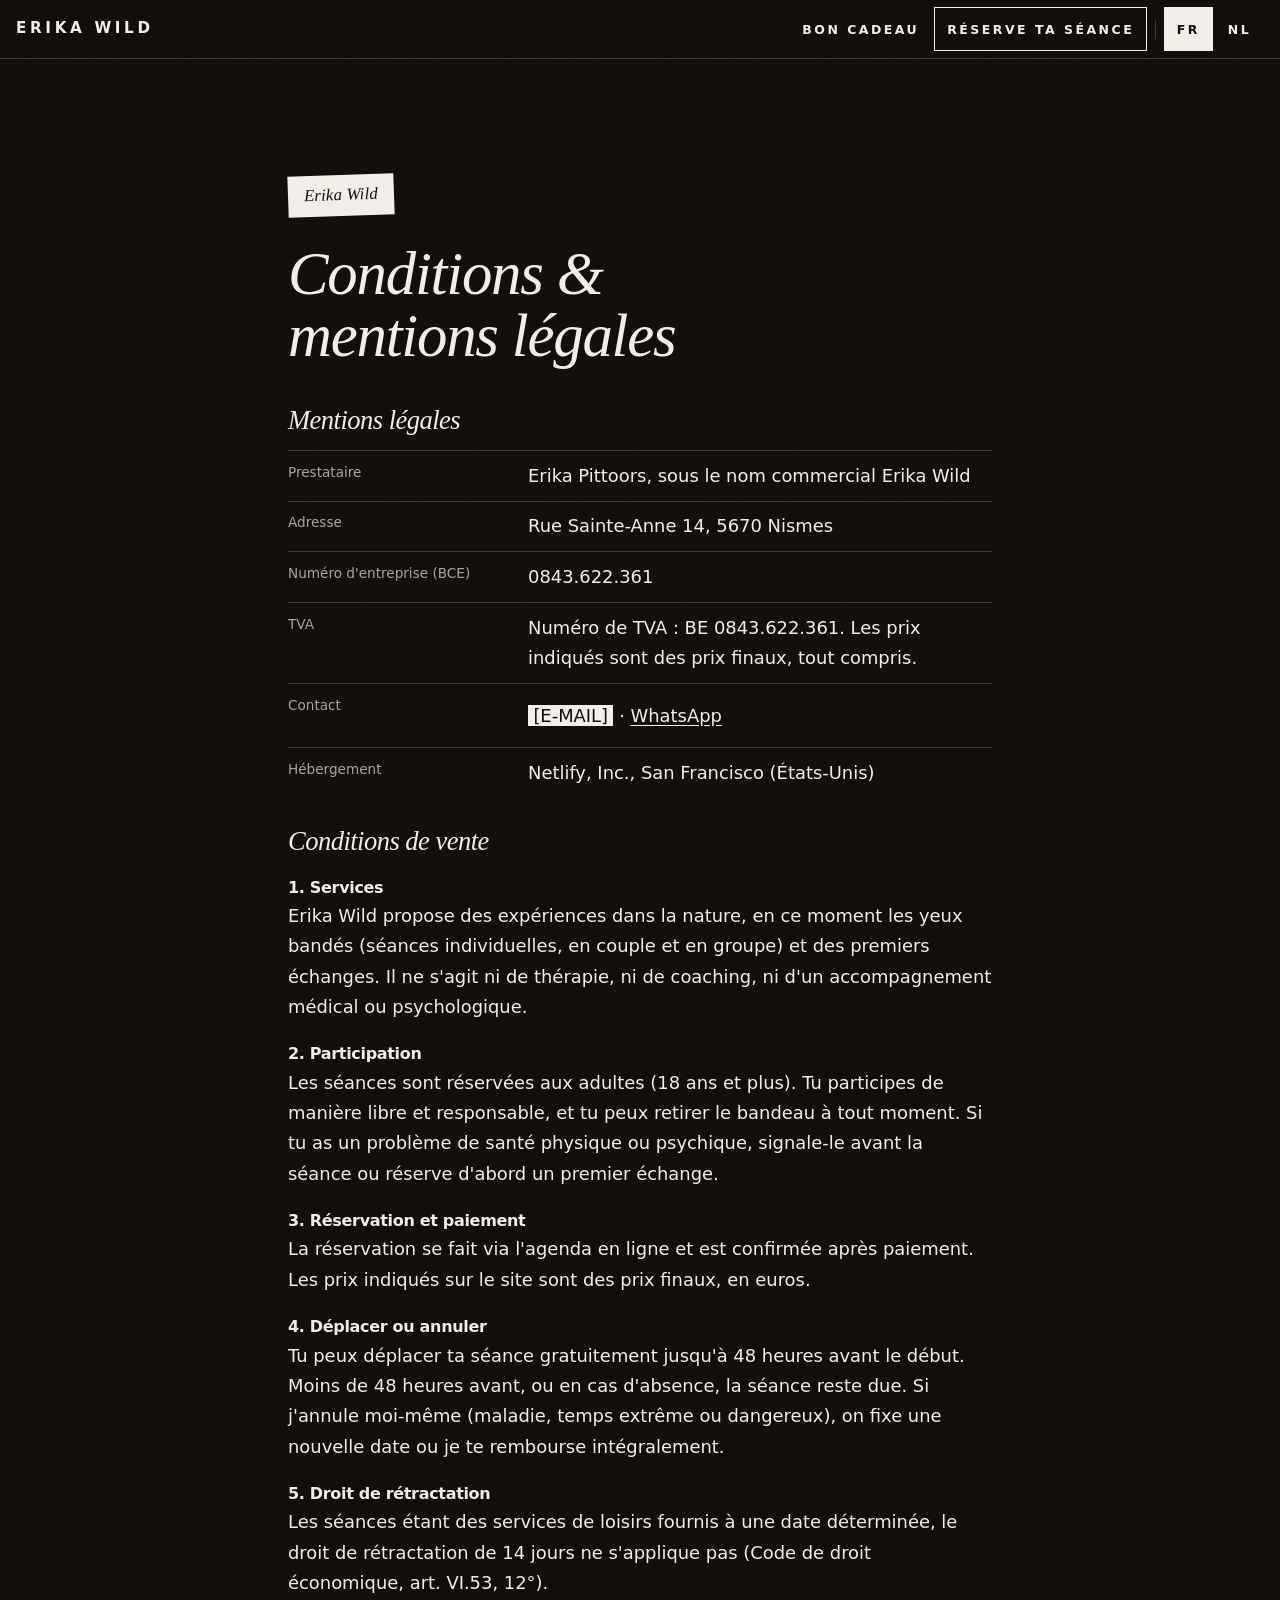
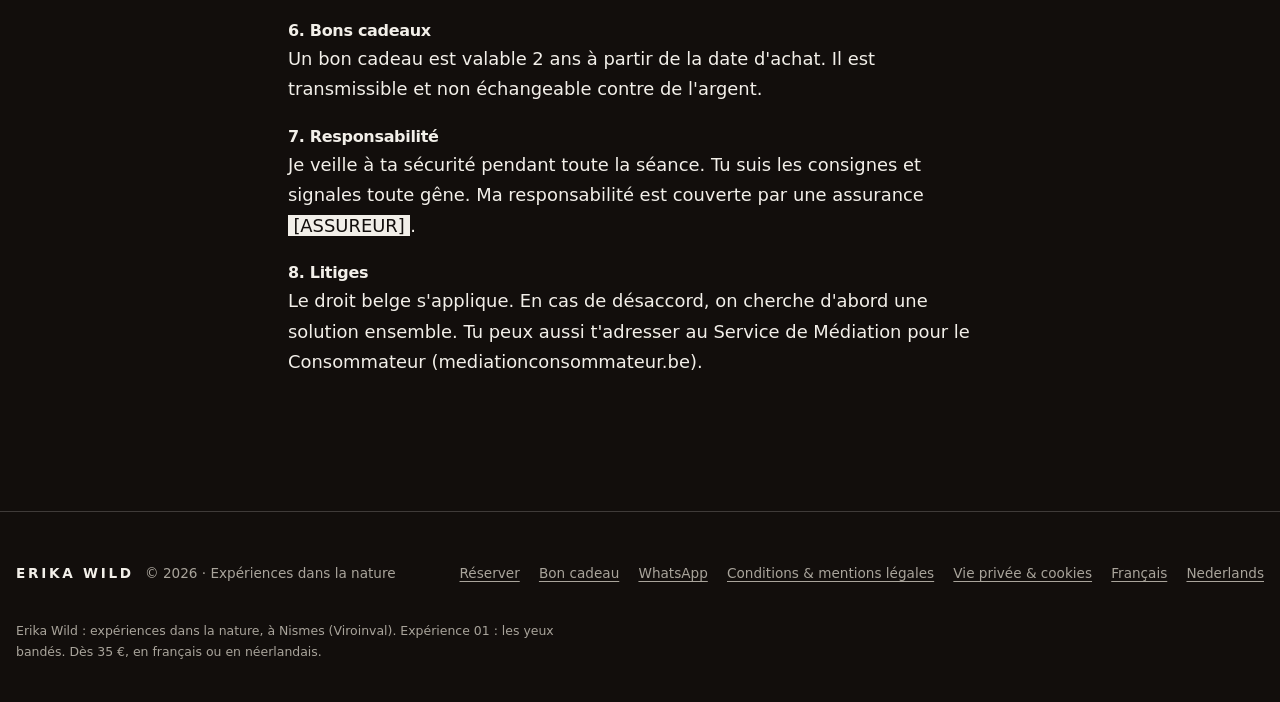
<file: conditions.html>
<!doctype html>
<html lang="fr-BE">
<head>
<meta charset="utf-8">
<meta name="viewport" content="width=device-width, initial-scale=1">
<meta name="format-detection" content="telephone=no, date=no, address=no, email=no">
<title>Conditions & mentions légales — Erika Wild</title>
<meta name="description" content="Mentions légales et conditions de vente d'Erika Wild : réservation, paiement, annulation, bons cadeaux.">
<link rel="canonical" href="https://erikawild.be/conditions.html">
<link rel="alternate" hreflang="fr" href="https://erikawild.be/conditions.html">
<link rel="alternate" hreflang="nl" href="https://erikawild.be/voorwaarden.html">
<link rel="alternate" hreflang="x-default" href="https://erikawild.be/conditions.html">
<meta property="og:title" content="Conditions & mentions légales — Erika Wild">
<meta property="og:description" content="Mentions légales et conditions de vente d'Erika Wild : réservation, paiement, annulation, bons cadeaux.">
<meta property="og:type" content="website">
<meta property="og:url" content="https://erikawild.be/conditions.html">
<meta property="og:locale" content="fr_BE">
<meta property="og:locale:alternate" content="nl_BE">
<meta property="og:image" content="https://erikawild.be/img/og-erikawild.jpg">
<meta property="og:image:width" content="1200">
<meta property="og:image:height" content="630">
<meta name="twitter:card" content="summary_large_image">
<link rel="icon" href="img/favicon.svg" type="image/svg+xml">
<link rel="icon" href="img/favicon-32.png" sizes="32x32" type="image/png">
<link rel="apple-touch-icon" href="img/apple-touch-icon.png">
<link rel="manifest" href="site.webmanifest">
<meta name="theme-color" content="#120E0C">
<meta name="apple-mobile-web-app-title" content="Erika Wild">
<link rel="stylesheet" href="css/style.css?v=85">
</head>
<body>
<a class="skip-link" href="#main">Aller au contenu</a>

<header class="site-header">
  <div class="nav">
    <a href="index.html" class="brand"><span class="brand-name">Erika Wild</span><span class="sr-only"> — accueil</span></a>
    <nav aria-label="Navigation principale">
      <ul class="nav-links">
        <li class="hide-sm"><a href="bon-cadeau.html">Bon cadeau</a></li>
        <li class="nav-book"><a href="index.html#formules">Réserve ta séance</a></li>
        <li class="sep" aria-hidden="true"></li>
        <li><a href="conditions.html" lang="fr" hreflang="fr" aria-current="page"><span aria-hidden="true">FR</span><span class="sr-only">Français</span></a></li>
        <li><a href="voorwaarden.html" lang="nl" hreflang="nl"><span aria-hidden="true">NL</span><span class="sr-only">Nederlands</span></a></li>
      </ul>
    </nav>
  </div>
</header>
<main id="main">
  <section class="section-black page">
    <div class="wrap">
      <p class="band-label">Erika Wild</p>
      <h1>Conditions & mentions légales</h1>
      <h2>Mentions légales</h2>
      <dl class="legal">
        <div><dt>Prestataire</dt><dd>Erika Pittoors, sous le nom commercial Erika Wild</dd></div>
        <div><dt>Adresse</dt><dd>Rue Sainte-Anne 14, 5670 Nismes</dd></div>
        <div><dt>Numéro d'entreprise (BCE)</dt><dd>0843.622.361</dd></div>
        <div><dt>TVA</dt><dd>Numéro de TVA&nbsp;: BE&nbsp;0843.622.361. Les prix indiqués sont des prix finaux, tout compris.</dd></div>
        <div><dt>Contact</dt><dd><span class="todo">[E-MAIL]</span> · <a href="/whatsapp">WhatsApp</a></dd></div>
        <div><dt>Hébergement</dt><dd>Netlify, Inc., San Francisco (États-Unis)</dd></div>
      </dl>
      <h2>Conditions de vente</h2>
      <h3>1. Services</h3>
      <p>Erika Wild propose des expériences dans la nature, en ce moment les yeux bandés (séances individuelles, en couple et en groupe) et des premiers échanges. Il ne s'agit ni de thérapie, ni de coaching, ni d'un accompagnement médical ou psychologique.</p>
      <h3>2. Participation</h3>
      <p>Les séances sont réservées aux adultes (18 ans et plus). Tu participes de manière libre et responsable, et tu peux retirer le bandeau à tout moment. Si tu as un problème de santé physique ou psychique, signale-le avant la séance ou réserve d'abord un premier échange.</p>
      <h3>3. Réservation et paiement</h3>
      <p>La réservation se fait via l'agenda en ligne et est confirmée après paiement. Les prix indiqués sur le site sont des prix finaux, en euros.</p>
      <h3 id="annuler">4. Déplacer ou annuler</h3>
      <p>Tu peux déplacer ta séance gratuitement jusqu'à 48 heures avant le début. Moins de 48 heures avant, ou en cas d'absence, la séance reste due. Si j'annule moi-même (maladie, temps extrême ou dangereux), on fixe une nouvelle date ou je te rembourse intégralement.</p>
      <h3>5. Droit de rétractation</h3>
      <p>Les séances étant des services de loisirs fournis à une date déterminée, le droit de rétractation de 14 jours ne s'applique pas (Code de droit économique, art. VI.53, 12°).</p>
      <h3 id="bons">6. Bons cadeaux</h3>
      <p>Un bon cadeau est valable 2 ans à partir de la date d'achat. Il est transmissible et non échangeable contre de l'argent.</p>
      <h3>7. Responsabilité</h3>
      <p>Je veille à ta sécurité pendant toute la séance. Tu suis les consignes et signales toute gêne. Ma responsabilité est couverte par une assurance <span class="todo">[ASSUREUR]</span>.</p>
      <h3>8. Litiges</h3>
      <p>Le droit belge s'applique. En cas de désaccord, on cherche d'abord une solution ensemble. Tu peux aussi t'adresser au Service de Médiation pour le Consommateur (mediationconsommateur.be).</p>
    </div>
  </section>
</main>

<footer class="site-footer">
  <div class="footer-inner">
    <div class="footer-brand"><strong>Erika Wild</strong><span>© 2026 · Expériences dans la nature</span></div>
    <nav aria-label="Plan du site">
      <ul class="footer-links">
        <li><a href="index.html#formules">Réserver</a></li>
        <li><a href="bon-cadeau.html">Bon cadeau</a></li>
        <li><a href="/whatsapp">WhatsApp</a></li>
        <li><a href="conditions.html">Conditions & mentions légales</a></li>
        <li><a href="confidentialite.html">Vie privée & cookies</a></li>
        <li><a href="index.html" lang="fr" hreflang="fr">Français</a></li>
        <li><a href="nl.html" lang="nl" hreflang="nl">Nederlands</a></li>
      </ul>
    </nav>
    <p class="footer-fact">Erika Wild&nbsp;: expériences dans la nature, à Nismes (Viroinval). Expérience 01&nbsp;: les yeux bandés. Dès 35&nbsp;€, en français ou en néerlandais.</p>
  </div>
</footer>
</body>
</html>
</file>
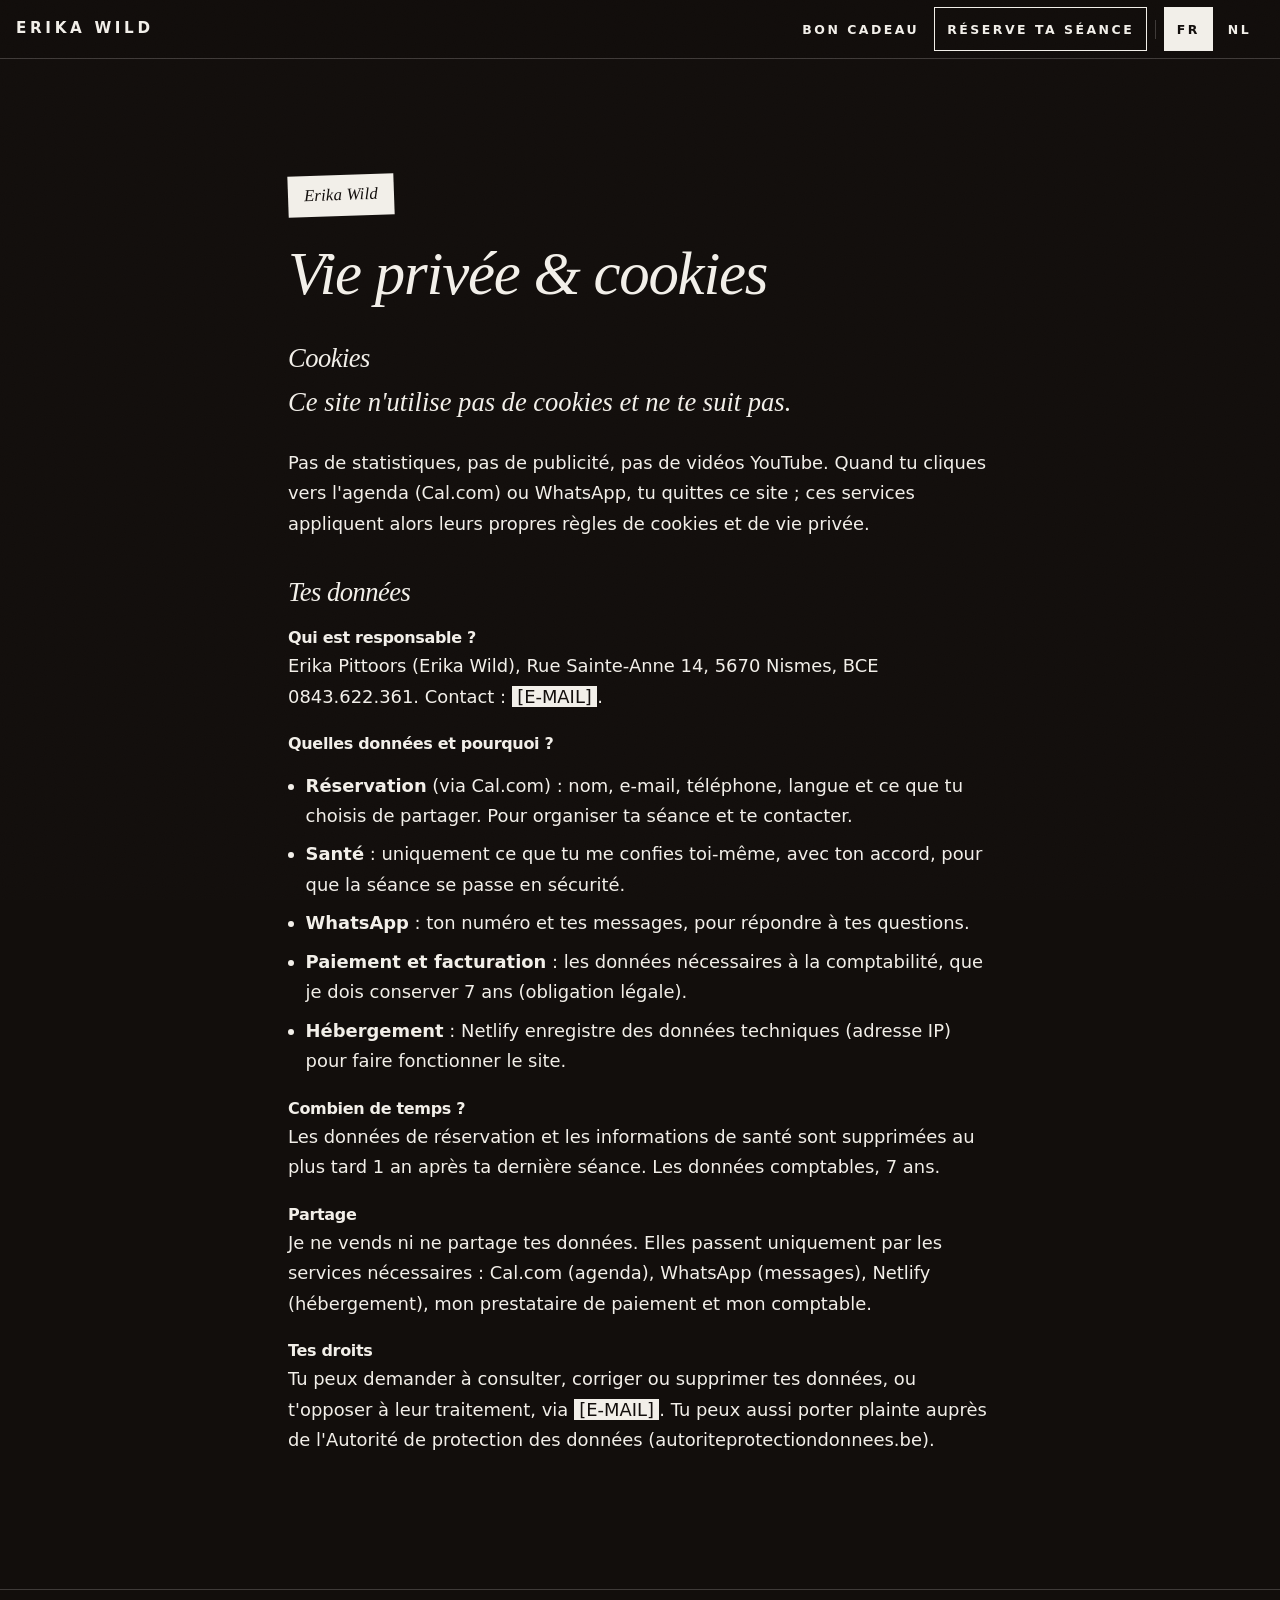
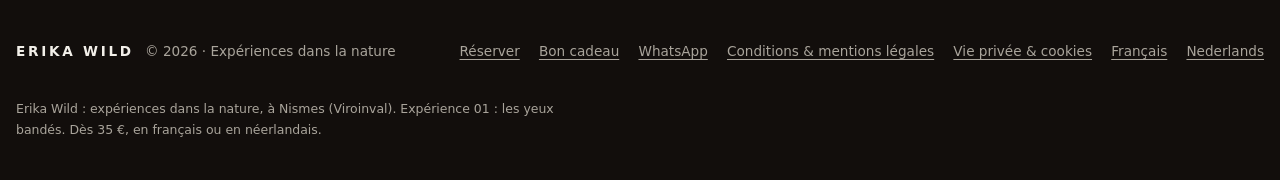
<file: confidentialite.html>
<!doctype html>
<html lang="fr-BE">
<head>
<meta charset="utf-8">
<meta name="viewport" content="width=device-width, initial-scale=1">
<meta name="format-detection" content="telephone=no, date=no, address=no, email=no">
<title>Vie privée & cookies — Erika Wild</title>
<meta name="description" content="Comment Erika Wild traite tes données personnelles. Ce site n'utilise pas de cookies.">
<link rel="canonical" href="https://erikawild.be/confidentialite.html">
<link rel="alternate" hreflang="fr" href="https://erikawild.be/confidentialite.html">
<link rel="alternate" hreflang="nl" href="https://erikawild.be/privacy.html">
<link rel="alternate" hreflang="x-default" href="https://erikawild.be/confidentialite.html">
<meta property="og:title" content="Vie privée & cookies — Erika Wild">
<meta property="og:description" content="Comment Erika Wild traite tes données personnelles. Ce site n'utilise pas de cookies.">
<meta property="og:type" content="website">
<meta property="og:url" content="https://erikawild.be/confidentialite.html">
<meta property="og:locale" content="fr_BE">
<meta property="og:locale:alternate" content="nl_BE">
<meta property="og:image" content="https://erikawild.be/img/og-erikawild.jpg">
<meta property="og:image:width" content="1200">
<meta property="og:image:height" content="630">
<meta name="twitter:card" content="summary_large_image">
<link rel="icon" href="img/favicon.svg" type="image/svg+xml">
<link rel="icon" href="img/favicon-32.png" sizes="32x32" type="image/png">
<link rel="apple-touch-icon" href="img/apple-touch-icon.png">
<link rel="manifest" href="site.webmanifest">
<meta name="theme-color" content="#120E0C">
<meta name="apple-mobile-web-app-title" content="Erika Wild">
<link rel="stylesheet" href="css/style.css?v=85">
</head>
<body>
<a class="skip-link" href="#main">Aller au contenu</a>

<header class="site-header">
  <div class="nav">
    <a href="index.html" class="brand"><span class="brand-name">Erika Wild</span><span class="sr-only"> — accueil</span></a>
    <nav aria-label="Navigation principale">
      <ul class="nav-links">
        <li class="hide-sm"><a href="bon-cadeau.html">Bon cadeau</a></li>
        <li class="nav-book"><a href="index.html#formules">Réserve ta séance</a></li>
        <li class="sep" aria-hidden="true"></li>
        <li><a href="confidentialite.html" lang="fr" hreflang="fr" aria-current="page"><span aria-hidden="true">FR</span><span class="sr-only">Français</span></a></li>
        <li><a href="privacy.html" lang="nl" hreflang="nl"><span aria-hidden="true">NL</span><span class="sr-only">Nederlands</span></a></li>
      </ul>
    </nav>
  </div>
</header>
<main id="main">
  <section class="section-black page">
    <div class="wrap">
      <p class="band-label">Erika Wild</p>
      <h1>Vie privée & cookies</h1>
      <h2>Cookies</h2>
      <p class="big-line">Ce site n'utilise pas de cookies et ne te suit pas.</p>
      <p>Pas de statistiques, pas de publicité, pas de vidéos YouTube. Quand tu cliques vers l'agenda (Cal.com) ou WhatsApp, tu quittes ce site&nbsp;; ces services appliquent alors leurs propres règles de cookies et de vie privée.</p>
      <h2>Tes données</h2>
      <h3>Qui est responsable&nbsp;?</h3>
      <p>Erika Pittoors (Erika Wild), Rue Sainte-Anne 14, 5670 Nismes, BCE 0843.622.361. Contact&nbsp;: <span class="todo">[E-MAIL]</span>.</p>
      <h3>Quelles données et pourquoi&nbsp;?</h3>
      <ul class="plain">
        <li><strong>Réservation</strong> (via Cal.com)&nbsp;: nom, e-mail, téléphone, langue et ce que tu choisis de partager. Pour organiser ta séance et te contacter.</li>
        <li><strong>Santé</strong>&nbsp;: uniquement ce que tu me confies toi-même, avec ton accord, pour que la séance se passe en sécurité.</li>
        <li><strong>WhatsApp</strong>&nbsp;: ton numéro et tes messages, pour répondre à tes questions.</li>
        <li><strong>Paiement et facturation</strong>&nbsp;: les données nécessaires à la comptabilité, que je dois conserver 7 ans (obligation légale).</li>
        <li><strong>Hébergement</strong>&nbsp;: Netlify enregistre des données techniques (adresse IP) pour faire fonctionner le site.</li>
      </ul>
      <h3>Combien de temps&nbsp;?</h3>
      <p>Les données de réservation et les informations de santé sont supprimées au plus tard 1 an après ta dernière séance. Les données comptables, 7 ans.</p>
      <h3>Partage</h3>
      <p>Je ne vends ni ne partage tes données. Elles passent uniquement par les services nécessaires&nbsp;: Cal.com (agenda), WhatsApp (messages), Netlify (hébergement), mon prestataire de paiement et mon comptable.</p>
      <h3>Tes droits</h3>
      <p>Tu peux demander à consulter, corriger ou supprimer tes données, ou t'opposer à leur traitement, via <span class="todo">[E-MAIL]</span>. Tu peux aussi porter plainte auprès de l'Autorité de protection des données (autoriteprotectiondonnees.be).</p>
    </div>
  </section>
</main>

<footer class="site-footer">
  <div class="footer-inner">
    <div class="footer-brand"><strong>Erika Wild</strong><span>© 2026 · Expériences dans la nature</span></div>
    <nav aria-label="Plan du site">
      <ul class="footer-links">
        <li><a href="index.html#formules">Réserver</a></li>
        <li><a href="bon-cadeau.html">Bon cadeau</a></li>
        <li><a href="/whatsapp">WhatsApp</a></li>
        <li><a href="conditions.html">Conditions & mentions légales</a></li>
        <li><a href="confidentialite.html">Vie privée & cookies</a></li>
        <li><a href="index.html" lang="fr" hreflang="fr">Français</a></li>
        <li><a href="nl.html" lang="nl" hreflang="nl">Nederlands</a></li>
      </ul>
    </nav>
    <p class="footer-fact">Erika Wild&nbsp;: expériences dans la nature, à Nismes (Viroinval). Expérience 01&nbsp;: les yeux bandés. Dès 35&nbsp;€, en français ou en néerlandais.</p>
  </div>
</footer>
</body>
</html>
</file>
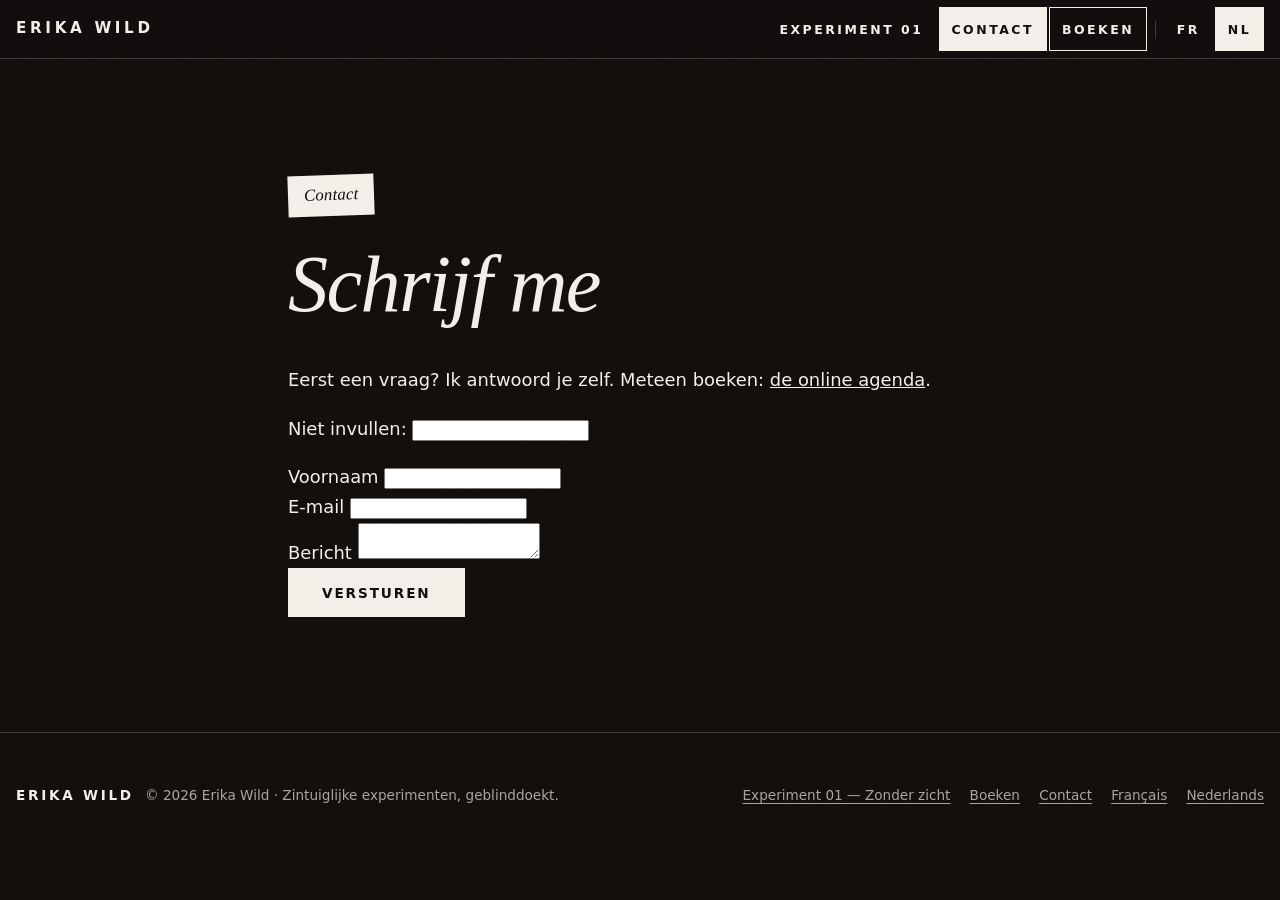
<file: contact-nl.html>
<!doctype html>
<html lang="nl-BE">
<head>
<meta charset="utf-8">
<meta name="viewport" content="width=device-width, initial-scale=1">
<meta name="format-detection" content="telephone=no, date=no, address=no, email=no">
<title>Contact — Erika Wild</title>
<meta name="description" content="Een vraag voor Erika Wild voor je experiment 01 boekt? Schrijf me, ik antwoord je zelf.">
<link rel="canonical" href="https://erikawild.be/contact-nl.html">
<link rel="alternate" hreflang="fr" href="https://erikawild.be/contact.html">
<link rel="alternate" hreflang="nl" href="https://erikawild.be/contact-nl.html">
<link rel="alternate" hreflang="x-default" href="https://erikawild.be/contact.html">
<meta property="og:title" content="Contact — Erika Wild">
<meta property="og:description" content="Een vraag voor Erika Wild voor je experiment 01 boekt? Schrijf me, ik antwoord je zelf.">
<meta property="og:type" content="website">
<meta property="og:url" content="https://erikawild.be/contact-nl.html">
<meta property="og:locale" content="nl_BE">
<meta property="og:locale:alternate" content="fr_BE">
<meta property="og:image" content="https://erikawild.be/img/og-erikawild.jpg">
<link rel="icon" href="img/favicon.svg" type="image/svg+xml">
<link rel="icon" href="img/favicon-32.png" sizes="32x32" type="image/png">
<link rel="apple-touch-icon" href="img/apple-touch-icon.png">
<link rel="manifest" href="site.webmanifest">
<meta name="theme-color" content="#120E0C">
<meta name="apple-mobile-web-app-title" content="Erika Wild">
<link rel="stylesheet" href="css/style.css">
</head>
<body>
<a class="skip-link" href="#main">Naar de inhoud</a>

<header class="site-header">
  <div class="nav">
    <a href="nl.html" class="brand"><span class="brand-name">Erika Wild</span><span class="sr-only"> — home</span></a>
    <nav aria-label="Hoofdnavigatie">
      <ul class="nav-links">
        <li class="hide-sm"><a href="nl.html#experiment">Experiment 01</a></li>
        <li class="hide-sm"><a href="contact-nl.html" aria-current="page">Contact</a></li>
        <li class="nav-book"><a href="https://cal.com/CAL_ID">Boeken</a></li>
        <li class="sep" aria-hidden="true"></li>
        <li><a href="contact.html" lang="fr" hreflang="fr"><span aria-hidden="true">FR</span><span class="sr-only">Français</span></a></li>
        <li><a href="contact-nl.html" lang="nl" hreflang="nl" aria-current="page"><span aria-hidden="true">NL</span><span class="sr-only">Nederlands</span></a></li>
      </ul>
    </nav>
  </div>
</header>

<main id="main">

  <section class="section-black">
    <div class="wrap">
      <p class="band-label">Contact</p>
      <h1>Schrijf me</h1>
      <p>Eerst een vraag? Ik antwoord je zelf. Meteen boeken: <a href="https://cal.com/CAL_ID">de online agenda</a>.</p>

      <!-- Formulier via Formspree: vervang FORMSPREE_ID door de ID van een apart erikawild.be-formulier (zelfde ID in contact.html en contact-nl.html) en test 1x per taal na deploy. -->
      <form action="https://formspree.io/f/FORMSPREE_ID" method="POST" class="contact-form">
        <input type="hidden" name="_subject" value="Nieuw bericht via erikawild.be (NL)">
        <input type="hidden" name="langue" value="nl">
        <p class="honeypot" aria-hidden="true"><label>Niet invullen: <input name="_gotcha" tabindex="-1" autocomplete="off"></label></p>
        <div>
          <label for="name">Voornaam</label>
          <input type="text" id="name" name="name" autocomplete="given-name" required>
        </div>
        <div>
          <label for="email">E-mail</label>
          <input type="email" id="email" name="email" autocomplete="email" inputmode="email" required>
        </div>
        <div>
          <label for="message">Bericht</label>
          <textarea id="message" name="message" required></textarea>
        </div>
        <button type="submit" class="btn btn-primary">Versturen</button>
      </form>
    </div>
  </section>

</main>

<footer class="site-footer">
  <div class="footer-inner">
    <div class="footer-brand"><strong>Erika Wild</strong><span>© 2026 Erika Wild · Zintuiglijke experimenten, geblinddoekt.</span></div>
    <nav aria-label="Sitemap">
      <ul class="footer-links">
        <li><a href="nl.html#experiment">Experiment 01 — Zonder zicht</a></li>
        <li><a href="https://cal.com/CAL_ID">Boeken</a></li>
        <li><a href="contact-nl.html">Contact</a></li>
        <li><a href="index.html" lang="fr" hreflang="fr">Français</a></li>
        <li><a href="nl.html" lang="nl" hreflang="nl">Nederlands</a></li>
      </ul>
    </nav>
  </div>
</footer>
</body>
</html>
</file>
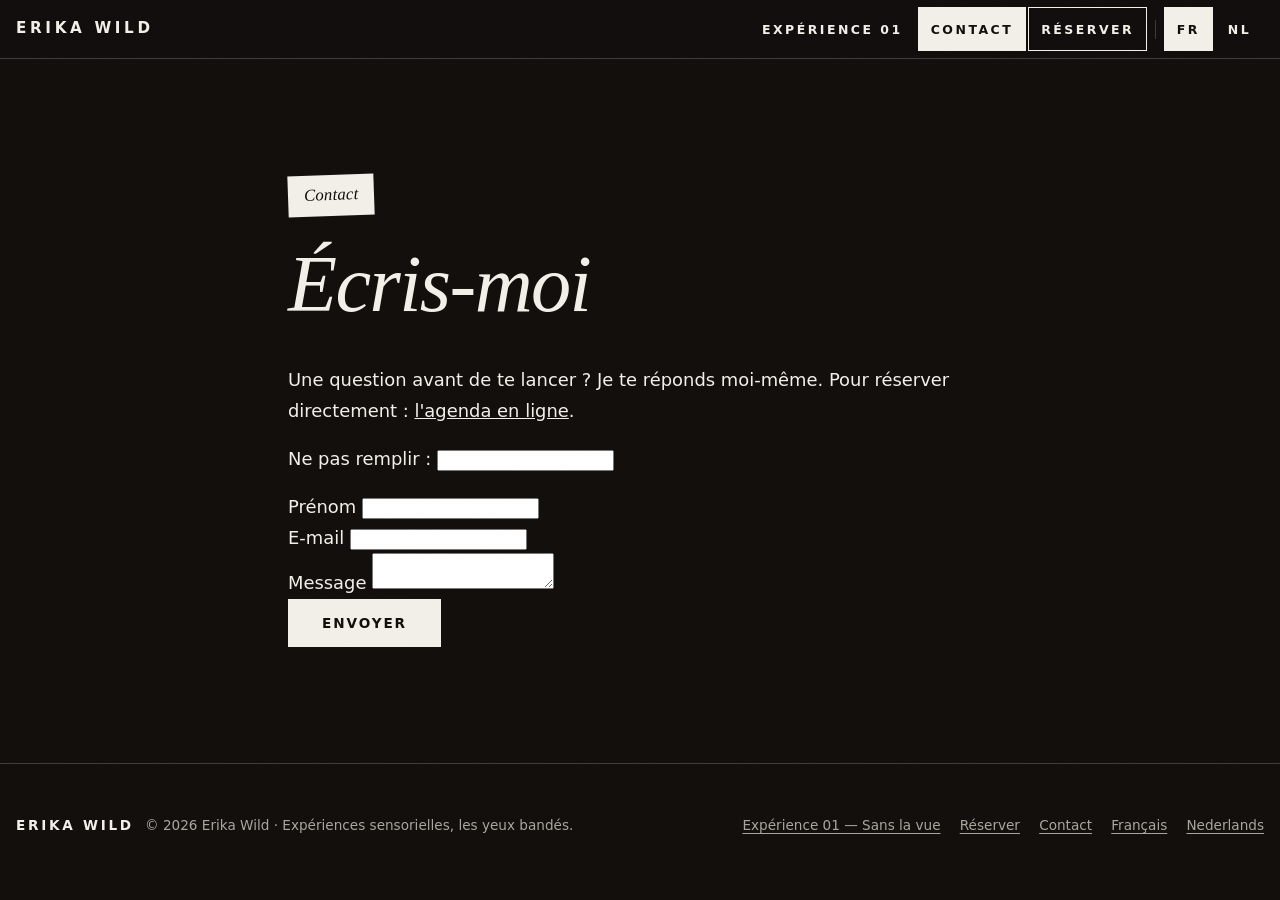
<file: contact.html>
<!doctype html>
<html lang="fr-BE">
<head>
<meta charset="utf-8">
<meta name="viewport" content="width=device-width, initial-scale=1">
<meta name="format-detection" content="telephone=no, date=no, address=no, email=no">
<title>Contact — Erika Wild</title>
<meta name="description" content="Une question pour Erika Wild avant de réserver l'expérience 01 ? Écris-moi, je te réponds moi-même.">
<link rel="canonical" href="https://erikawild.be/contact.html">
<link rel="alternate" hreflang="fr" href="https://erikawild.be/contact.html">
<link rel="alternate" hreflang="nl" href="https://erikawild.be/contact-nl.html">
<link rel="alternate" hreflang="x-default" href="https://erikawild.be/contact.html">
<meta property="og:title" content="Contact — Erika Wild">
<meta property="og:description" content="Une question pour Erika Wild avant de réserver l'expérience 01 ? Écris-moi, je te réponds moi-même.">
<meta property="og:type" content="website">
<meta property="og:url" content="https://erikawild.be/contact.html">
<meta property="og:locale" content="fr_BE">
<meta property="og:locale:alternate" content="nl_BE">
<meta property="og:image" content="https://erikawild.be/img/og-erikawild.jpg">
<link rel="icon" href="img/favicon.svg" type="image/svg+xml">
<link rel="icon" href="img/favicon-32.png" sizes="32x32" type="image/png">
<link rel="apple-touch-icon" href="img/apple-touch-icon.png">
<link rel="manifest" href="site.webmanifest">
<meta name="theme-color" content="#120E0C">
<meta name="apple-mobile-web-app-title" content="Erika Wild">
<link rel="stylesheet" href="css/style.css">
</head>
<body>
<a class="skip-link" href="#main">Aller au contenu</a>

<header class="site-header">
  <div class="nav">
    <a href="index.html" class="brand"><span class="brand-name">Erika Wild</span><span class="sr-only"> — accueil</span></a>
    <nav aria-label="Navigation principale">
      <ul class="nav-links">
        <li class="hide-sm"><a href="index.html#experience">Expérience 01</a></li>
        <li class="hide-sm"><a href="contact.html" aria-current="page">Contact</a></li>
        <li class="nav-book"><a href="https://cal.com/CAL_ID">Réserver</a></li>
        <li class="sep" aria-hidden="true"></li>
        <li><a href="contact.html" lang="fr" hreflang="fr" aria-current="page"><span aria-hidden="true">FR</span><span class="sr-only">Français</span></a></li>
        <li><a href="contact-nl.html" lang="nl" hreflang="nl"><span aria-hidden="true">NL</span><span class="sr-only">Nederlands</span></a></li>
      </ul>
    </nav>
  </div>
</header>

<main id="main">

  <section class="section-black">
    <div class="wrap">
      <p class="band-label">Contact</p>
      <h1>Écris-moi</h1>
      <p>Une question avant de te lancer&nbsp;? Je te réponds moi-même. Pour réserver directement&nbsp;: <a href="https://cal.com/CAL_ID">l'agenda en ligne</a>.</p>

      <!-- Formulier via Formspree: vervang FORMSPREE_ID door de ID van een apart erikawild.be-formulier (zelfde ID in contact.html en contact-nl.html) en test 1x per taal na deploy. -->
      <form action="https://formspree.io/f/FORMSPREE_ID" method="POST" class="contact-form">
        <input type="hidden" name="_subject" value="Nouveau message via erikawild.be (FR)">
        <input type="hidden" name="langue" value="fr">
        <p class="honeypot" aria-hidden="true"><label>Ne pas remplir&nbsp;: <input name="_gotcha" tabindex="-1" autocomplete="off"></label></p>
        <div>
          <label for="name">Prénom</label>
          <input type="text" id="name" name="name" autocomplete="given-name" required>
        </div>
        <div>
          <label for="email">E-mail</label>
          <input type="email" id="email" name="email" autocomplete="email" inputmode="email" required>
        </div>
        <div>
          <label for="message">Message</label>
          <textarea id="message" name="message" required></textarea>
        </div>
        <button type="submit" class="btn btn-primary">Envoyer</button>
      </form>
    </div>
  </section>

</main>

<footer class="site-footer">
  <div class="footer-inner">
    <div class="footer-brand"><strong>Erika Wild</strong><span>© 2026 Erika Wild · Expériences sensorielles, les yeux bandés.</span></div>
    <nav aria-label="Plan du site">
      <ul class="footer-links">
        <li><a href="index.html#experience">Expérience 01 — Sans la vue</a></li>
        <li><a href="https://cal.com/CAL_ID">Réserver</a></li>
        <li><a href="contact.html">Contact</a></li>
        <li><a href="index.html" lang="fr" hreflang="fr">Français</a></li>
        <li><a href="nl.html" lang="nl" hreflang="nl">Nederlands</a></li>
      </ul>
    </nav>
  </div>
</footer>
</body>
</html>
</file>
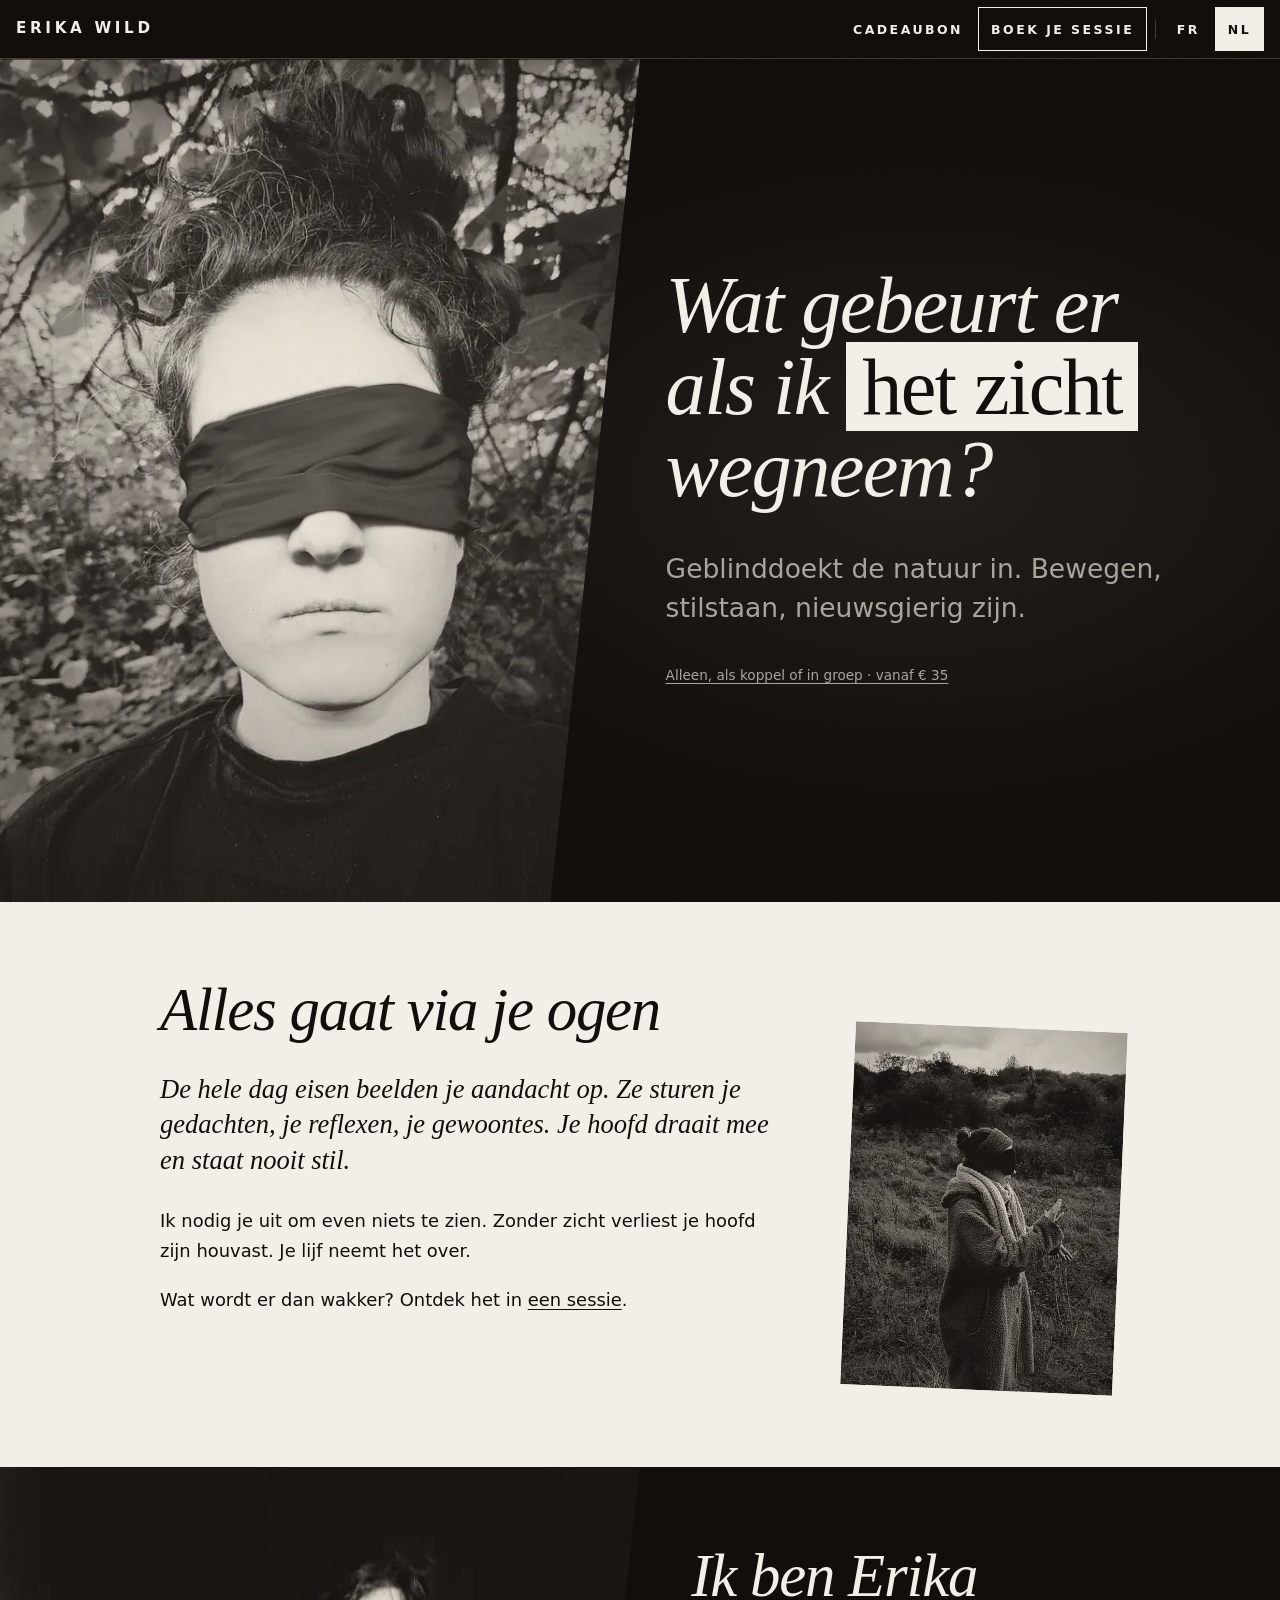
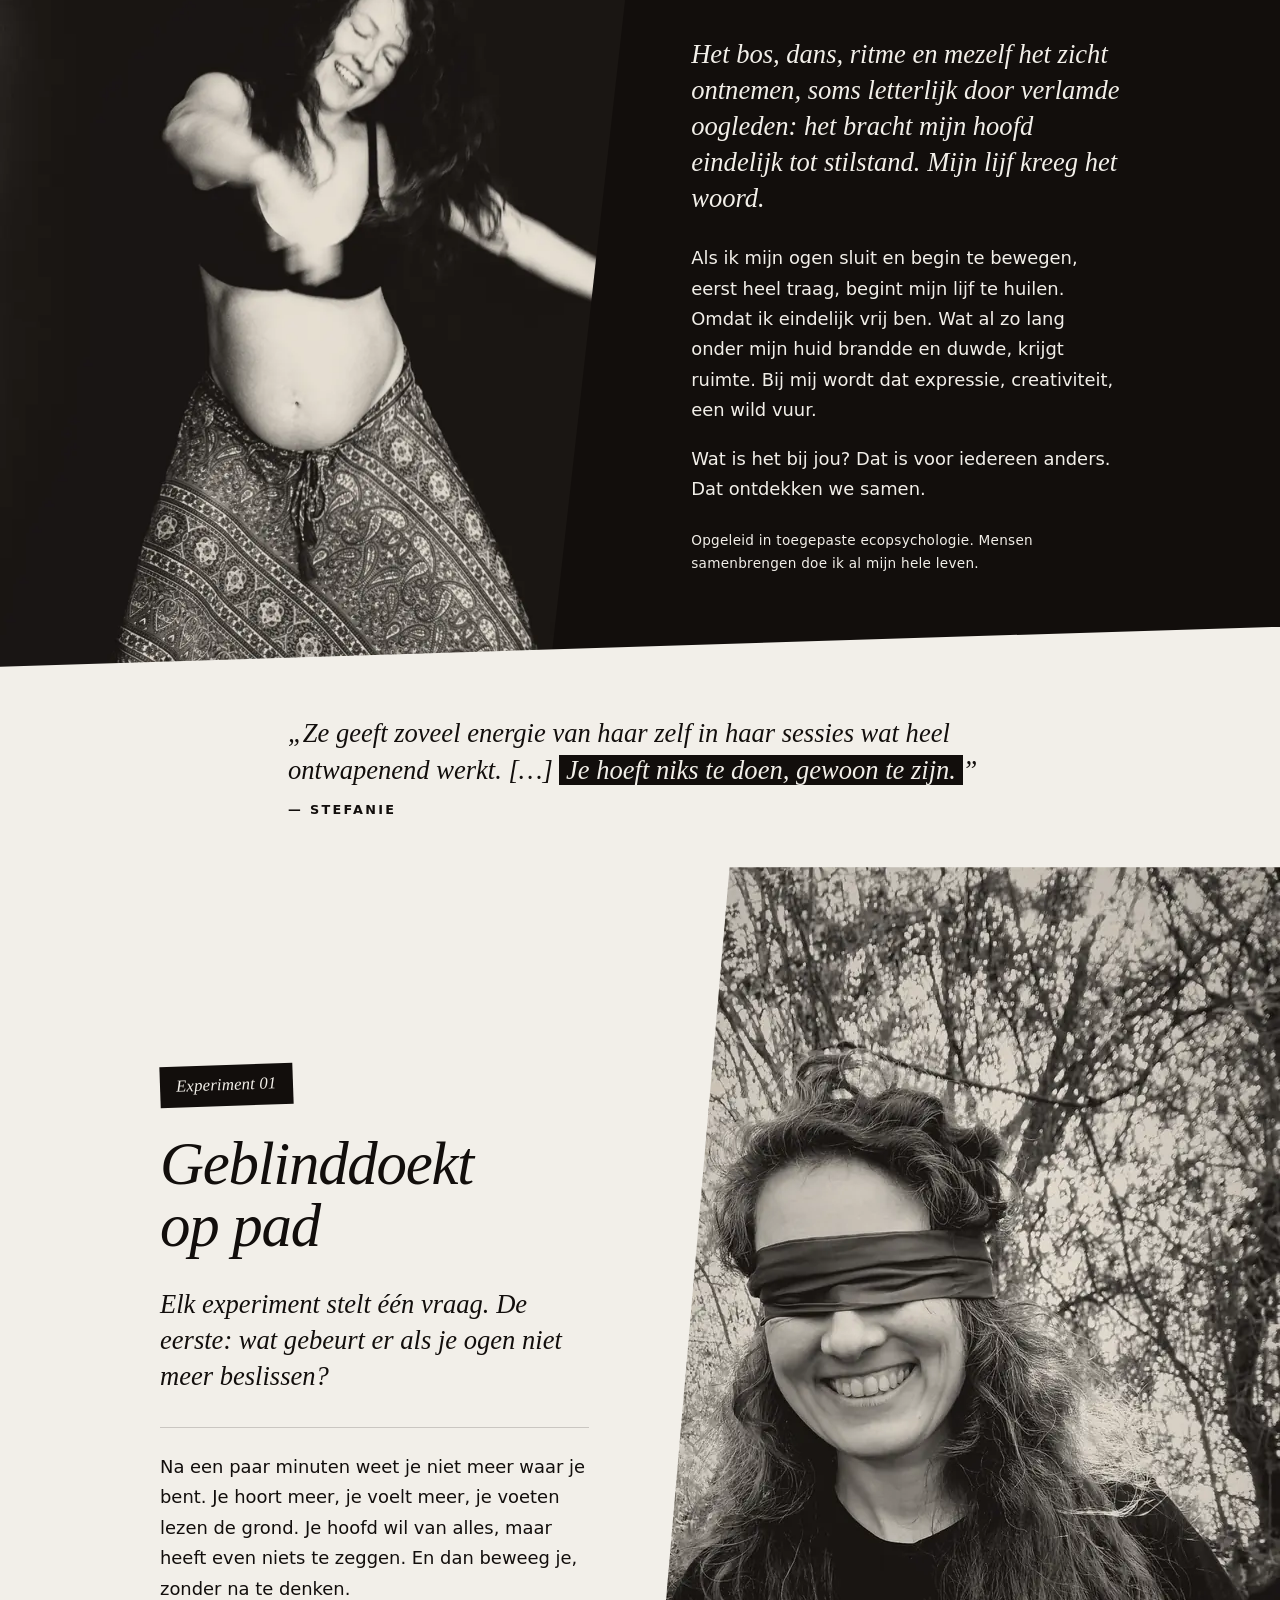
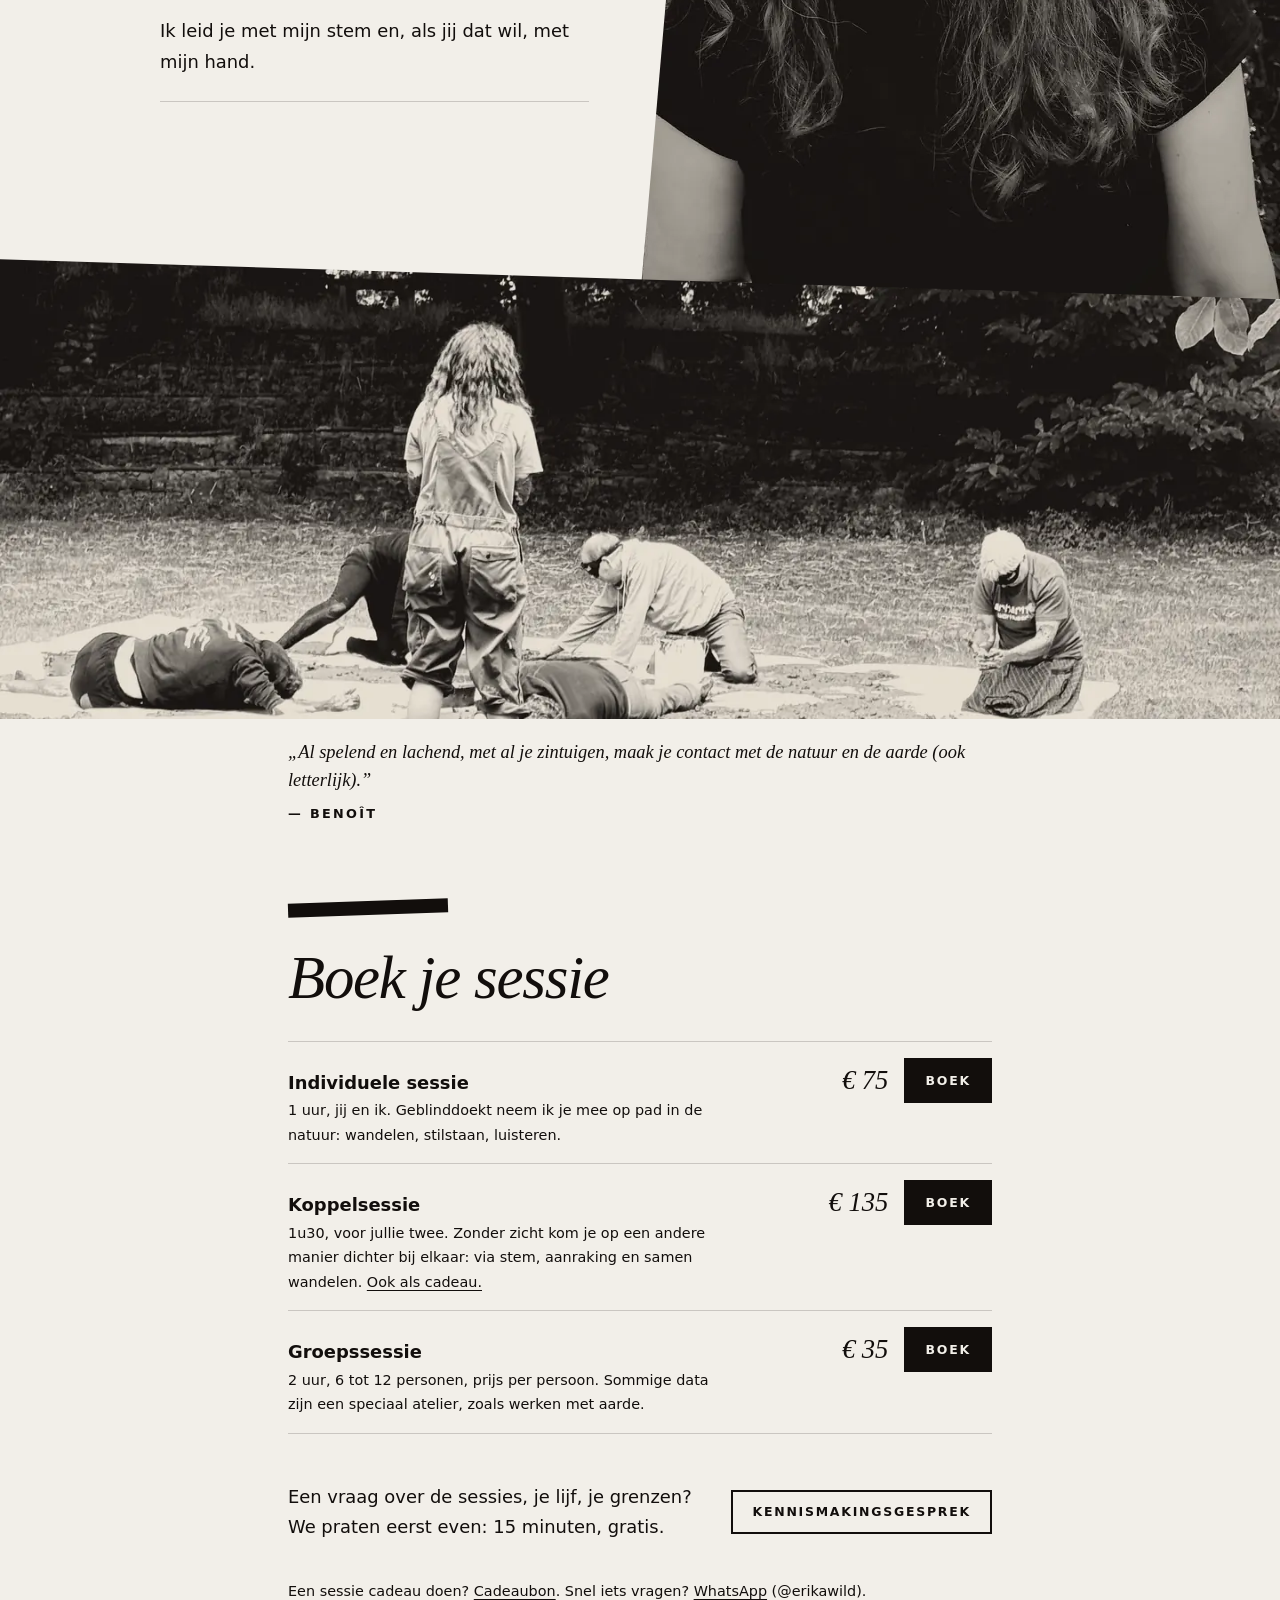
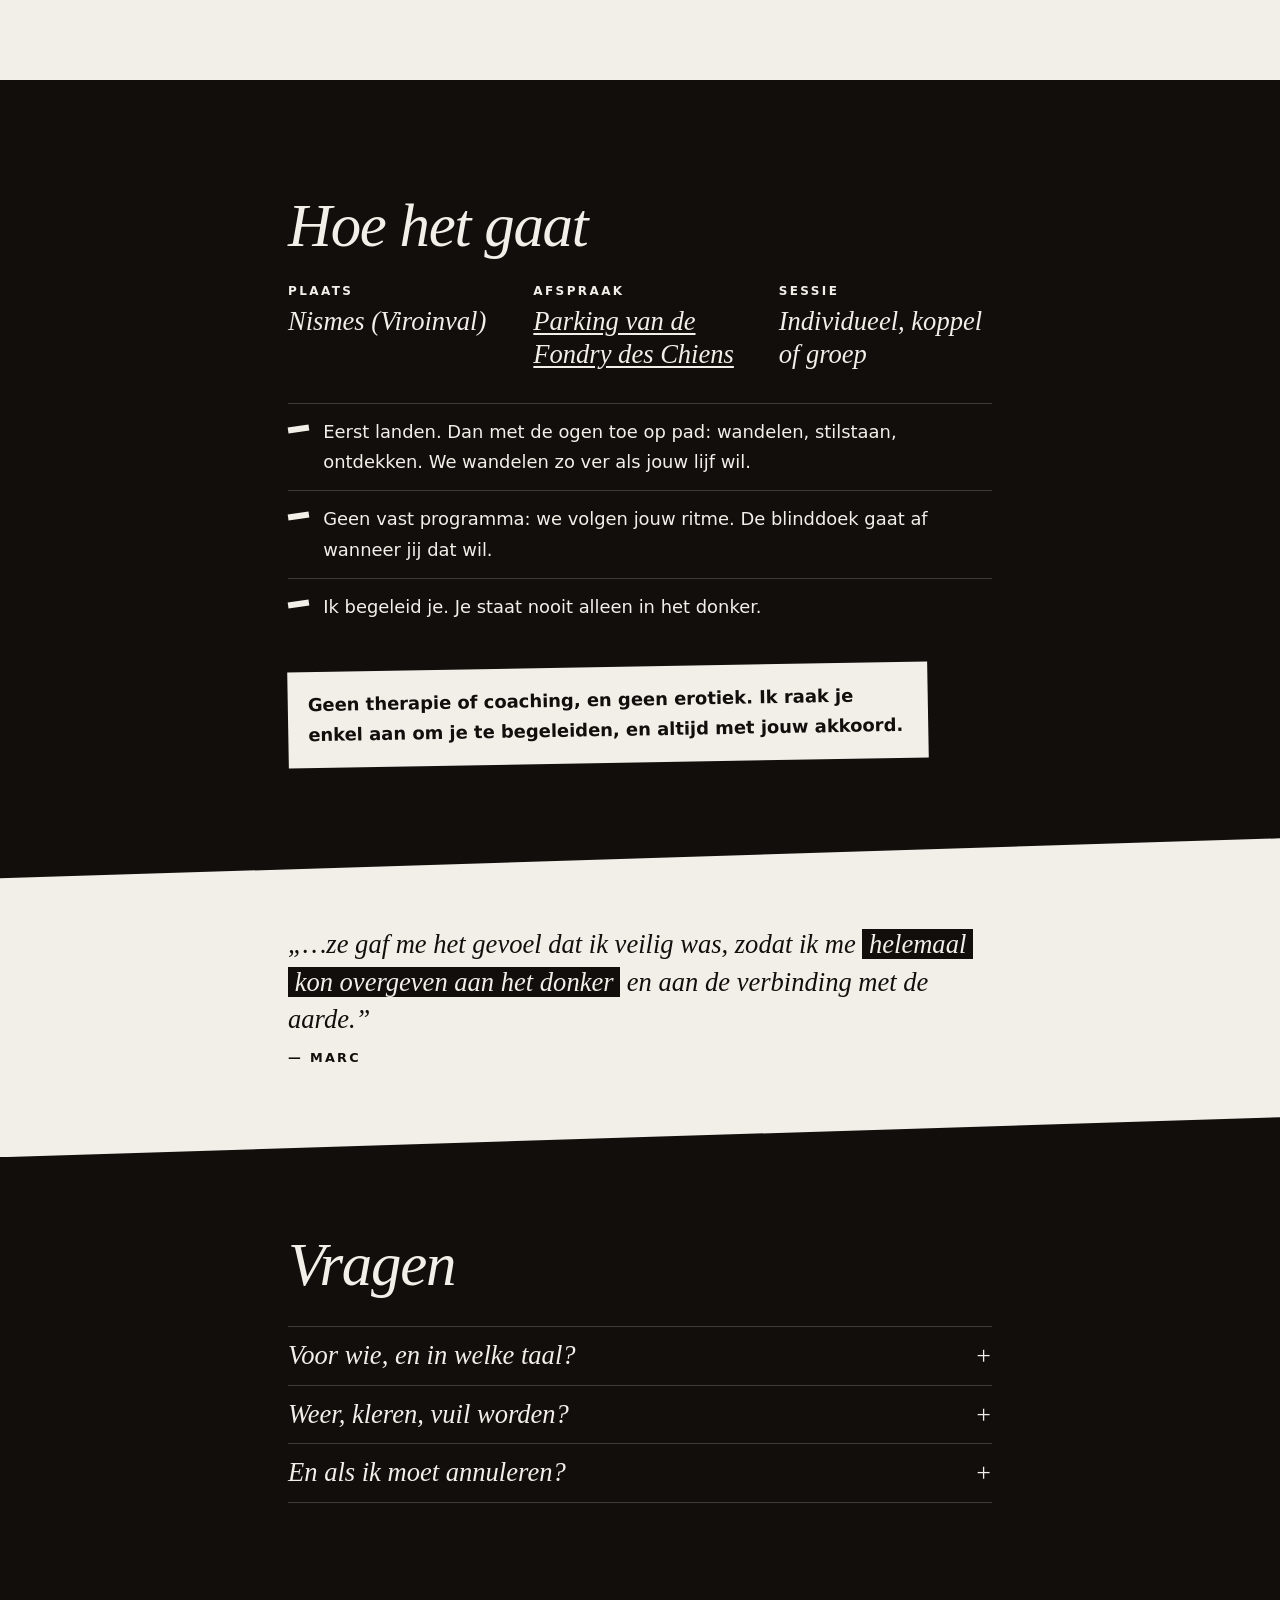
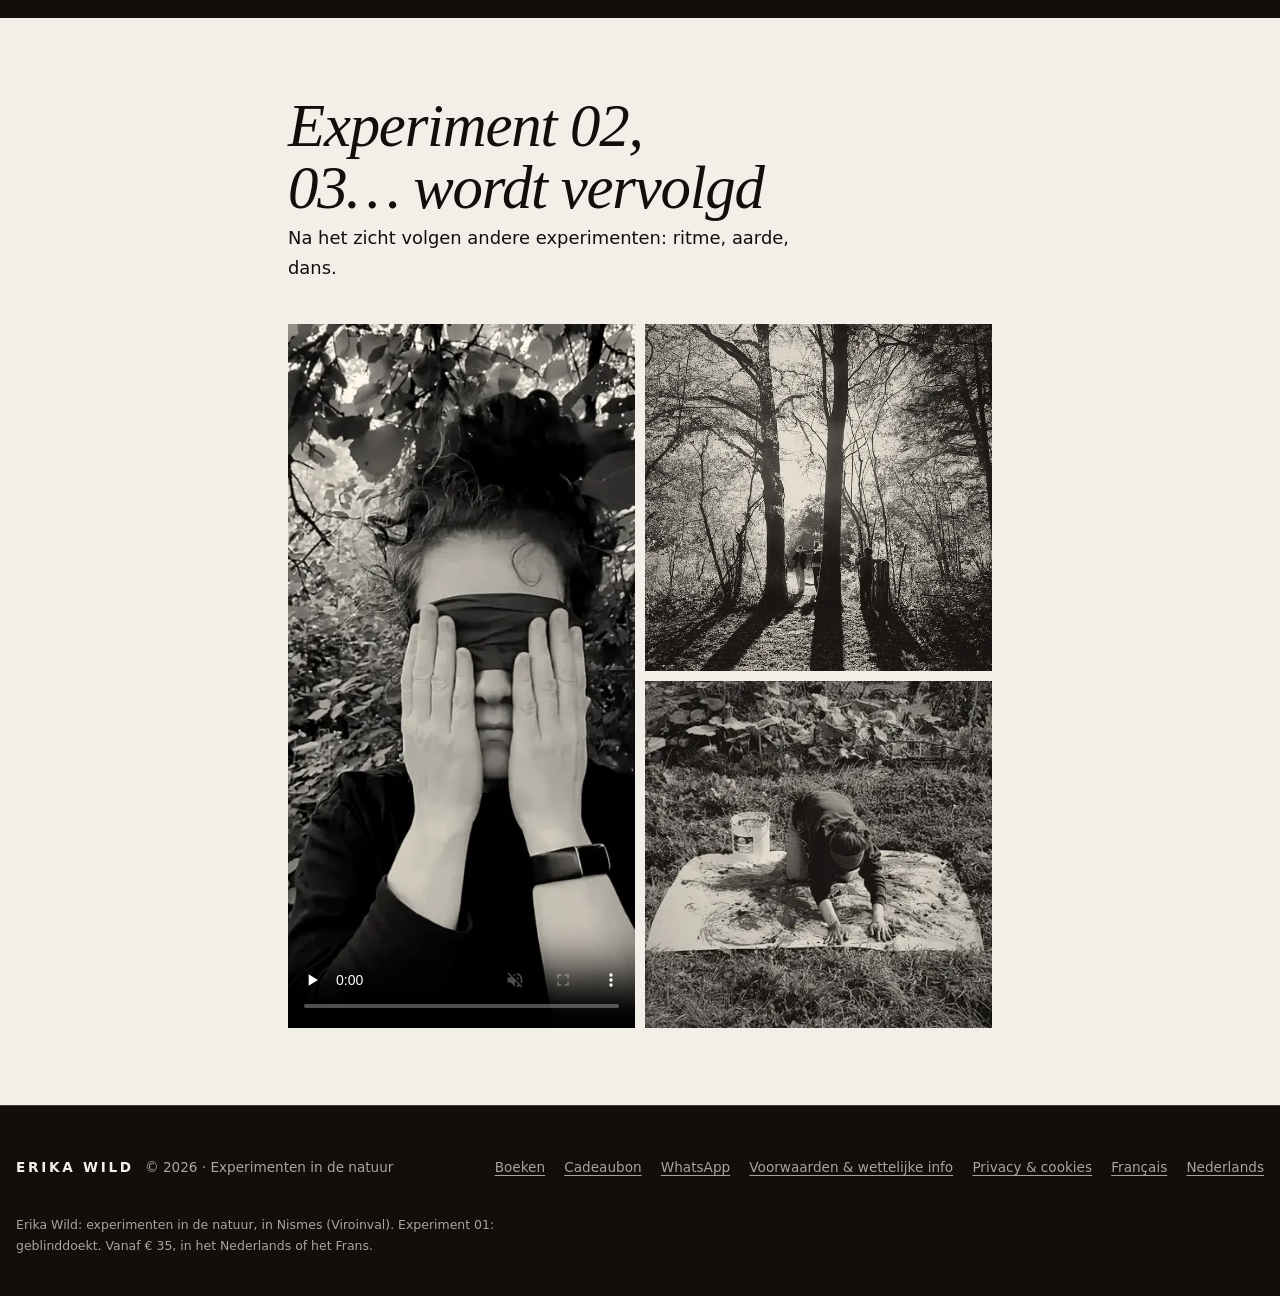
<file: nl.html>
<!doctype html>
<html lang="nl-BE">
<head>
<meta charset="utf-8">
<meta name="viewport" content="width=device-width, initial-scale=1">
<meta name="format-detection" content="telephone=no, date=no, address=no, email=no">
<title>Erika Wild — Experiment 01: sluit je ogen</title>
<meta name="description" content="Geblinddoekt de natuur in, in Nismes (Viroinval). Alleen, als koppel of in groep, in het Nederlands of het Frans. Experiment 01: sluit je ogen.">
<link rel="canonical" href="https://erikawild.be/nl.html">
<link rel="alternate" hreflang="fr" href="https://erikawild.be/">
<link rel="alternate" hreflang="nl" href="https://erikawild.be/nl.html">
<link rel="alternate" hreflang="x-default" href="https://erikawild.be/">
<meta property="og:title" content="Erika Wild — Experiment 01: sluit je ogen">
<meta property="og:description" content="Geblinddoekt de natuur in, in Nismes (Viroinval). Alleen, als koppel of in groep, in het Nederlands of het Frans. Experiment 01: sluit je ogen.">
<meta property="og:type" content="website">
<meta property="og:url" content="https://erikawild.be/nl.html">
<meta property="og:locale" content="nl_BE">
<meta property="og:locale:alternate" content="fr_BE">
<meta property="og:image" content="https://erikawild.be/img/og-erikawild.jpg">
<meta property="og:image:width" content="1200">
<meta property="og:image:height" content="630">
<meta name="twitter:card" content="summary_large_image">
<link rel="icon" href="img/favicon.svg" type="image/svg+xml">
<link rel="icon" href="img/favicon-32.png" sizes="32x32" type="image/png">
<link rel="apple-touch-icon" href="img/apple-touch-icon.png">
<link rel="manifest" href="site.webmanifest">
<meta name="theme-color" content="#120E0C">
<meta name="apple-mobile-web-app-title" content="Erika Wild">
<link rel="stylesheet" href="css/style.css?v=85">
<script type="application/ld+json">
{
  "@context": "https://schema.org",
  "@type": "LocalBusiness",
  "name": "Erika Wild",
  "legalName": "Erika Pittoors",
  "vatID": "BE0843622361",
  "url": "https://erikawild.be/",
  "image": "https://erikawild.be/img/og-erikawild.jpg",
  "description": "Erika Wild organiseert experimenten in de natuur, in Nismes (Viroinval). Experiment 01: geblinddoekt. Individuele sessies (1 uur), koppelsessies (1u30) en groepssessies (2 uur, 6 tot 12 personen), in het Nederlands of het Frans.",
  "address": {
    "@type": "PostalAddress",
    "addressLocality": "Nismes (Viroinval)",
    "addressRegion": "Namur",
    "addressCountry": "BE"
  },
  "areaServed": "Viroinval",
  "priceRange": "€35–€135",
  "knowsLanguage": [
    "fr",
    "nl"
  ],
  "makesOffer": [
    {
      "@type": "Offer",
      "name": "Individuele sessie",
      "price": "75",
      "priceCurrency": "EUR",
      "url": "https://cal.com/erikawild/individueel"
    },
    {
      "@type": "Offer",
      "name": "Koppelsessie",
      "price": "135",
      "priceCurrency": "EUR",
      "url": "https://cal.com/erikawild/koppel"
    },
    {
      "@type": "Offer",
      "name": "Groepssessie",
      "price": "35",
      "priceCurrency": "EUR",
      "url": "https://cal.com/erikawild/groep"
    }
  ]
}
</script>
</head>
<body>
<a class="skip-link" href="#main">Naar de inhoud</a>

<header class="site-header">
  <div class="nav">
    <a href="nl.html" class="brand"><span class="brand-name">Erika Wild</span><span class="sr-only"> — home</span></a>
    <nav aria-label="Hoofdnavigatie">
      <ul class="nav-links">
        <li class="hide-sm"><a href="cadeaubon.html">Cadeaubon</a></li>
        <li class="nav-book"><a href="nl.html#formules">Boek je sessie</a></li>
        <li class="sep" aria-hidden="true"></li>
        <li><a href="index.html" lang="fr" hreflang="fr"><span aria-hidden="true">FR</span><span class="sr-only">Français</span></a></li>
        <li><a href="nl.html" lang="nl" hreflang="nl" aria-current="page"><span aria-hidden="true">NL</span><span class="sr-only">Nederlands</span></a></li>
      </ul>
    </nav>
  </div>
</header>
<main id="main">
  <section class="hero">
    <div class="hero-grid">
      <div class="hero-media"><img src="img/erikawild-bandeau-720.webp"
           srcset="img/erikawild-bandeau-480.webp 480w, img/erikawild-bandeau-720.webp 720w, img/erikawild-bandeau-1080.webp 1080w"
           sizes="(min-width: 860px) 50vw, 100vw"
           width="1080" height="1350" fetchpriority="high"
           alt="Zwart-witportret van Erika Wild, geblinddoekt, tussen de bladeren" class="hero-photo"></div>
      <div class="hero-text">
        <h1>Wat gebeurt er als ik <span class="veil">het zicht</span> wegneem?</h1>
        <p class="lede">Geblinddoekt de natuur in. Bewegen, stilstaan, nieuwsgierig zijn.</p>
        <p class="hero-note"><a href="#formules">Alleen, als koppel of in groep · vanaf €&nbsp;35</a></p>
      </div>
    </div>
  </section>
  <section class="section-light">
    <div class="wrap wrap--wide">
      <div class="split">
        <div>
          <h2>Alles gaat via je ogen</h2>
          <p class="big-line">De hele dag eisen beelden je aandacht op. Ze sturen je gedachten, je reflexen, je gewoontes. Je hoofd draait mee en staat nooit stil.</p>
          <p>Ik nodig je uit om even niets te zien. Zonder zicht verliest je hoofd zijn houvast. Je lijf neemt het over.</p>
          <p>Wat wordt er dan wakker? Ontdek het in <a href="#formules">een sessie</a>.</p>
        </div>
        <figure class="tilt-photo tilt-right"><img src="img/ew-marche-800.webp" srcset="img/ew-marche-480.webp 480w, img/ew-marche-800.webp 800w" sizes="(min-width: 860px) 17rem, 60vw" width="800" height="1000" loading="lazy" alt="Een deelneemster wandelt geblinddoekt door een weide, met haar hand vooruit"></figure>
      </div>
    </div>
  </section>
  <section class="section-black me me--left" id="erika">
    <img class="me-photo" src="img/ew-erika-danse-800.webp" srcset="img/ew-erika-danse-480.webp 480w, img/ew-erika-danse-800.webp 800w" sizes="(min-width: 860px) 50vw, 100vw" width="800" height="1000" loading="lazy" alt="Erika danst met gesloten ogen en lacht, haar haren in beweging">
    <div class="me-text">
      <h2>Ik ben Erika</h2>
      <p class="big-line">Het bos, dans, ritme en mezelf het zicht ontnemen, soms letterlijk door verlamde oogleden: het bracht mijn hoofd eindelijk tot stilstand. Mijn lijf kreeg het woord.</p>
      <p>Als ik mijn ogen sluit en begin te bewegen, eerst heel traag, begint mijn lijf te huilen. Omdat ik eindelijk vrij ben. Wat al zo lang onder mijn huid brandde en duwde, krijgt ruimte. Bij mij wordt dat expressie, creativiteit, een wild vuur.</p>
      <p>Wat is het bij jou? Dat is voor iedereen anders. Dat ontdekken we samen.</p>
      <p class="me-cred">Opgeleid in toegepaste ecopsychologie. Mensen samenbrengen doe ik al mijn hele leven.</p>
    </div>
  </section>
  <div class="quote-band"><figure class="quote-band-strip"><blockquote><p>„Ze geeft zoveel energie van haar zelf in haar sessies wat heel ontwapenend werkt. […] <span class="mark">Je hoeft niks te doen, gewoon te zijn.</span>”</p></blockquote><figcaption>Stefanie</figcaption></figure></div>
  <section class="section-light me" id="experiment">
    <div class="me-text">
      <p class="band-label">Experiment 01</p>
      <h2>Geblinddoekt op pad</h2>
      <p class="big-line">Elk experiment stelt één vraag. De eerste: wat gebeurt er als je ogen niet meer beslissen?</p>
      <div class="walk">
        <p>Na een paar minuten weet je niet meer waar je bent. Je hoort meer, je voelt meer, je voeten lezen de grond. Je hoofd wil van alles, maar heeft even niets te zeggen. En dan beweeg je, zonder na te denken.</p>
        <p>Ik leid je met mijn stem en, als jij dat wil, met mijn hand.</p>
      </div>
    </div>
    <img class="me-photo" src="img/ew-imp-blinddoek-640.webp" srcset="img/ew-imp-blinddoek-320.webp 320w, img/ew-imp-blinddoek-640.webp 640w" sizes="(min-width: 860px) 50vw, 100vw" width="640" height="1032" loading="lazy" alt="Erika lacht, met een blinddoek voor de ogen, tussen de bladeren">
  </section>
  <figure class="band-photo band-photo--light"><img src="img/ew-band-groep-onder-720.webp" srcset="img/ew-band-groep-onder-720.webp 720w, img/ew-band-groep-onder-1440.webp 1440w" sizes="100vw" width="1440" height="655" loading="lazy" alt="Groepssessie: geblinddoekte deelnemers werken met aarde op een wit doek, Erika staat erbij"><figcaption class="band-cap"><blockquote><p>„Al spelend en lachend, met al je zintuigen, maak je contact met de natuur en de aarde (ook letterlijk).”</p></blockquote><span class="who">Benoît</span></figcaption></figure>
  <section class="section-light" id="formules">
    <div class="wrap">
      <hr class="band-rule">
      <h2>Boek je sessie</h2>
      <ul class="offers">
        <li>
          <div class="offer-text"><span class="offer-name">Individuele sessie</span><span class="offer-meta">1 uur, jij en ik. Geblinddoekt neem ik je mee op pad in de natuur: wandelen, stilstaan, luisteren.</span></div>
          <div class="offer-act"><span class="offer-price">€&nbsp;75</span><a class="btn btn-primary btn-sm" href="https://cal.com/erikawild/individueel"><span class="sr-only">Boek: Individuele sessie — </span>Boek</a></div>
        </li>
        <li>
          <div class="offer-text"><span class="offer-name">Koppelsessie</span><span class="offer-meta">1u30, voor jullie twee. Zonder zicht kom je op een andere manier dichter bij elkaar: via stem, aanraking en samen wandelen. <a href="cadeaubon.html">Ook als cadeau.</a></span></div>
          <div class="offer-act"><span class="offer-price">€&nbsp;135</span><a class="btn btn-primary btn-sm" href="https://cal.com/erikawild/koppel"><span class="sr-only">Boek: Koppelsessie — </span>Boek</a></div>
        </li>
        <li>
          <div class="offer-text"><span class="offer-name">Groepssessie</span><span class="offer-meta">2 uur, 6 tot 12 personen, prijs per persoon. Sommige data zijn een speciaal atelier, zoals werken met aarde.</span></div>
          <div class="offer-act"><span class="offer-price">€&nbsp;35</span><a class="btn btn-primary btn-sm" href="https://cal.com/erikawild/groep"><span class="sr-only">Boek: Groepssessie — </span>Boek</a></div>
        </li>
      </ul>
      <div class="intake">
        <p>Een vraag over de sessies, je lijf, je grenzen? We praten eerst even: 15&nbsp;minuten, gratis.</p>
        <a class="btn btn-ghost btn-sm" href="https://cal.com/erikawild/intake">Kennismakingsgesprek</a>
      </div>
      <p class="note">Een sessie cadeau doen? <a href="cadeaubon.html">Cadeaubon</a>. Snel iets vragen? <a href="/whatsapp">WhatsApp</a> (@erikawild).</p>
    </div>
  </section>
  <section class="section-black" id="praktisch">
    <div class="wrap">
      <h2>Hoe het gaat</h2>
      <dl class="prat">
          <div><dt>Plaats</dt><dd>Nismes (Viroinval)</dd></div>
          <div><dt>Afspraak</dt><dd><a href="https://www.google.com/maps/search/?api=1&amp;query=Fondry+des+Chiens%2C+Nismes">Parking van de Fondry des Chiens</a></dd></div>
          <div><dt>Sessie</dt><dd>Individueel, koppel of groep</dd></div>
      </dl>
      <ul class="checks">
          <li>Eerst landen. Dan met de ogen toe op pad: wandelen, stilstaan, ontdekken. We wandelen zo ver als jouw lijf wil.</li>
          <li>Geen vast programma: we volgen jouw ritme. De blinddoek gaat af wanneer jij dat wil.</li>
          <li>Ik begeleid je. Je staat nooit alleen in het donker.</li>
      </ul>
      <p class="safe">Geen therapie of coaching, en geen erotiek. Ik raak je enkel aan om je te begeleiden, en altijd met jouw akkoord.</p>
    </div>
  </section>
  <div class="quote-band quote-band--both"><figure class="quote-band-strip"><blockquote><p>„…ze gaf me het gevoel dat ik veilig was, zodat ik me <span class="mark">helemaal kon overgeven aan het donker</span> en aan de verbinding met de aarde.”</p></blockquote><figcaption>Marc</figcaption></figure></div>
  <section class="section-black" id="vragen">
    <div class="wrap">
      <h2>Vragen</h2>
      <div class="faq">
        <details><summary>Voor wie, en in welke taal?</summary><p>Voor volwassenen vanaf 18 jaar, in het Nederlands of het Frans (bij groepen staat de taal bij de datum). Een fysieke beperking of een andere zorg? Daarvoor is het <a href="https://cal.com/erikawild/intake">kennismakingsgesprek</a>.</p></details>
        <details><summary>Weer, kleren, vuil worden?</summary><p>We gaan bij elk weer naar buiten; bij extreem weer naar binnen. Draag laagjes, kleren die vuil mogen worden, aangepaste schoenen en een klein handdoekje. Echt vuil word je enkel bij een groepsatelier met aarde.</p></details>
        <details><summary>En als ik moet annuleren?</summary><p>Je kan een sessie tot 48 uur voor aanvang verplaatsen. Kom je niet opdagen, dan wordt de sessie aangerekend. Moet ik zelf annuleren (ziekte, extreem weer), dan verplaatsen we of krijg je je geld terug. <a href="voorwaarden.html#annuleren">Voorwaarden</a></p></details>
      </div>
    </div>
  </section>
  <section class="section-light next-section">
    <div class="wrap">
      <h2 class="next">Experiment 02, 03… wordt vervolgd</h2>
      <p class="next-p">Na het zicht volgen andere experimenten: ritme, aarde, dans.</p>
      <div class="act-grid">
        <figure class="act-big"><video controls muted preload="none" poster="img/ew-film-poster.webp" width="480" height="854" aria-label="Film van 20 seconden, zonder geluid: geblinddoekt, handen in de aarde"><source src="img/ew-film-480.mp4" type="video/mp4">Je browser speelt de video niet af.</video></figure>
        <figure><img src="img/ew-imp-bomen-640.webp" srcset="img/ew-imp-bomen-320.webp 320w, img/ew-imp-bomen-640.webp 640w" sizes="(min-width: 860px) 22rem, 50vw" width="640" height="1032" loading="lazy" alt="Deelnemers tussen hoge bomen in het tegenlicht"></figure>
        <figure><img src="img/ew-mains-400.webp" srcset="img/ew-mains-400.webp 400w, img/ew-mains-700.webp 700w" sizes="(min-width: 860px) 22rem, 50vw" width="700" height="700" loading="lazy" alt="Geblinddoekt, de handen plat in de natte aarde"></figure>
      </div>
    </div>
  </section>

</main>

<footer class="site-footer">
  <div class="footer-inner">
    <div class="footer-brand"><strong>Erika Wild</strong><span>© 2026 · Experimenten in de natuur</span></div>
    <nav aria-label="Sitemap">
      <ul class="footer-links">
        <li><a href="nl.html#formules">Boeken</a></li>
        <li><a href="cadeaubon.html">Cadeaubon</a></li>
        <li><a href="/whatsapp">WhatsApp</a></li>
        <li><a href="voorwaarden.html">Voorwaarden & wettelijke info</a></li>
        <li><a href="privacy.html">Privacy & cookies</a></li>
        <li><a href="index.html" lang="fr" hreflang="fr">Français</a></li>
        <li><a href="nl.html" lang="nl" hreflang="nl">Nederlands</a></li>
      </ul>
    </nav>
    <p class="footer-fact">Erika Wild: experimenten in de natuur, in Nismes (Viroinval). Experiment 01: geblinddoekt. Vanaf €&nbsp;35, in het Nederlands of het Frans.</p>
  </div>
</footer>
</body>
</html>
</file>
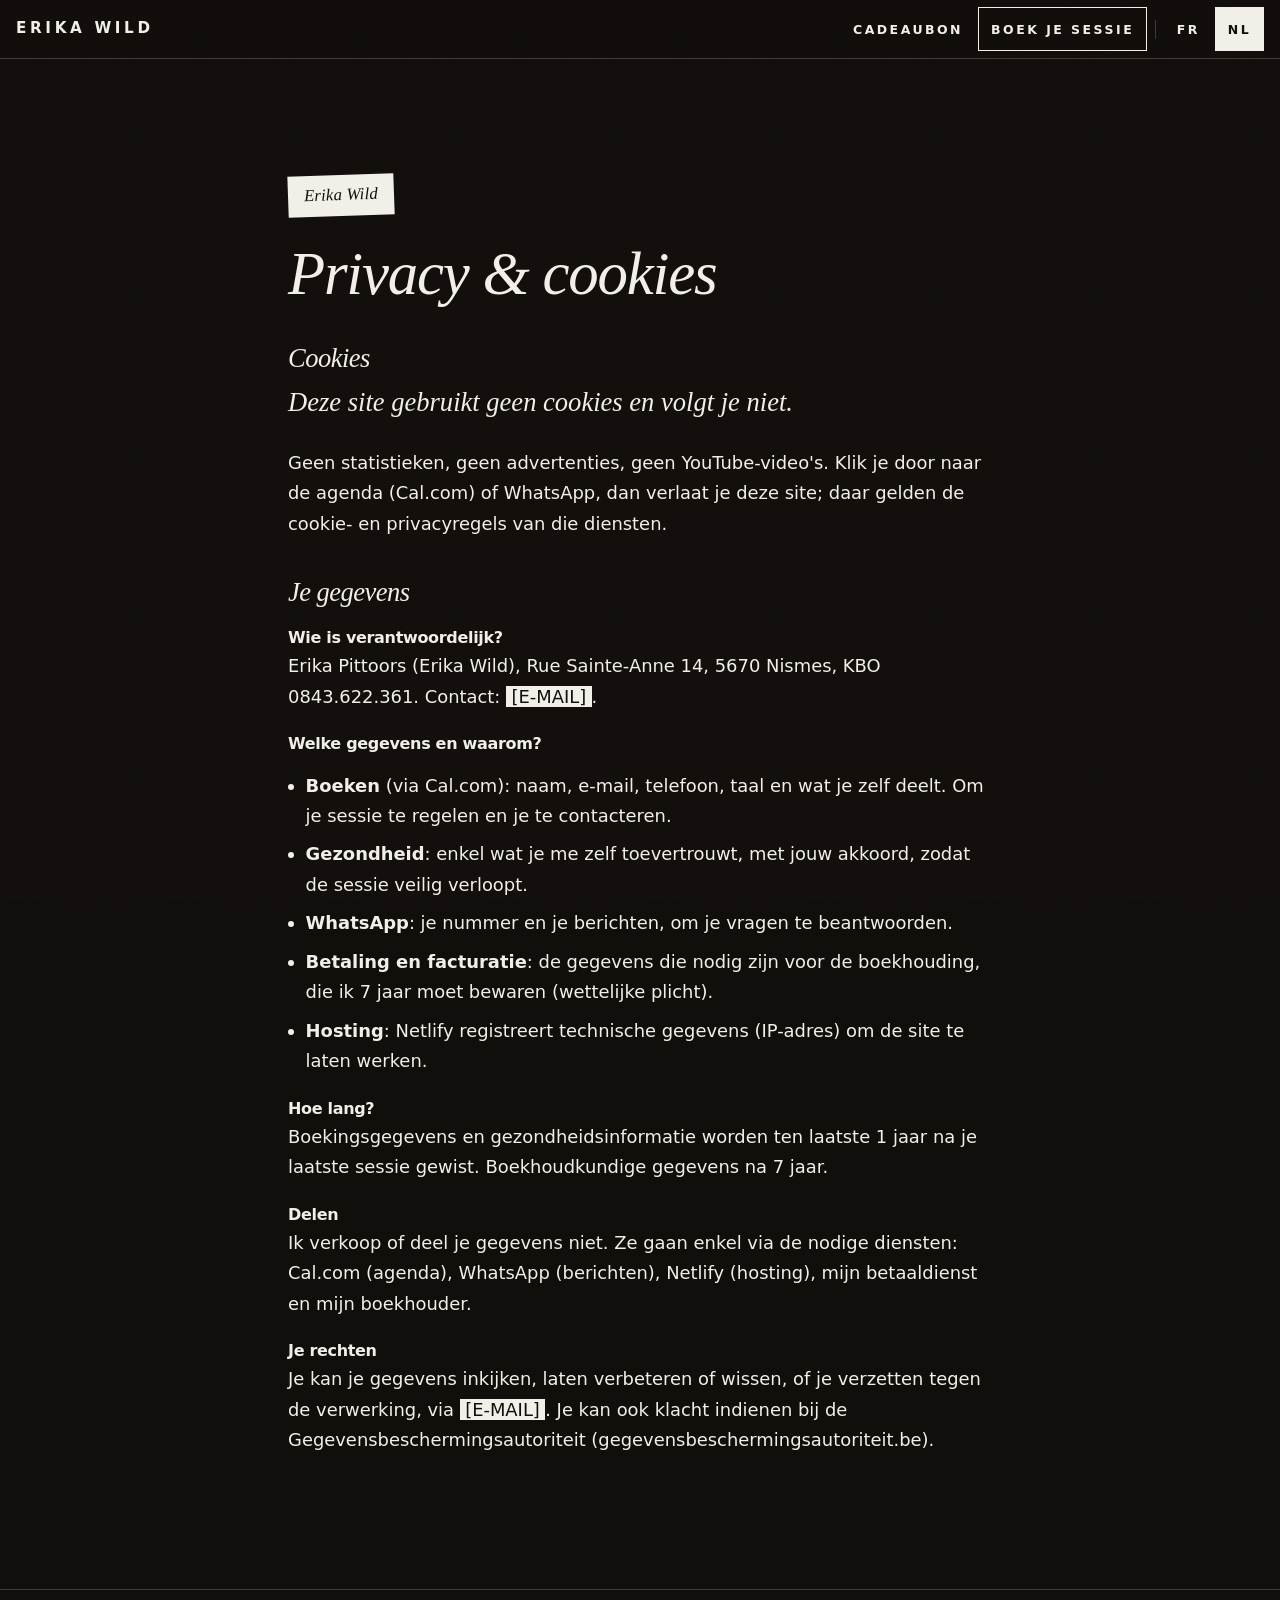
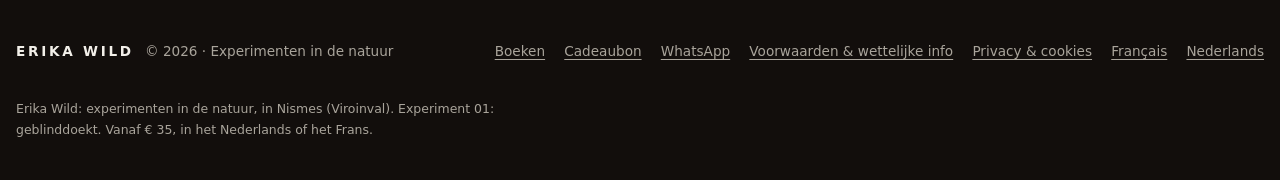
<file: privacy.html>
<!doctype html>
<html lang="nl-BE">
<head>
<meta charset="utf-8">
<meta name="viewport" content="width=device-width, initial-scale=1">
<meta name="format-detection" content="telephone=no, date=no, address=no, email=no">
<title>Privacy & cookies — Erika Wild</title>
<meta name="description" content="Hoe Erika Wild met je persoonsgegevens omgaat. Deze site gebruikt geen cookies.">
<link rel="canonical" href="https://erikawild.be/privacy.html">
<link rel="alternate" hreflang="fr" href="https://erikawild.be/confidentialite.html">
<link rel="alternate" hreflang="nl" href="https://erikawild.be/privacy.html">
<link rel="alternate" hreflang="x-default" href="https://erikawild.be/confidentialite.html">
<meta property="og:title" content="Privacy & cookies — Erika Wild">
<meta property="og:description" content="Hoe Erika Wild met je persoonsgegevens omgaat. Deze site gebruikt geen cookies.">
<meta property="og:type" content="website">
<meta property="og:url" content="https://erikawild.be/privacy.html">
<meta property="og:locale" content="nl_BE">
<meta property="og:locale:alternate" content="fr_BE">
<meta property="og:image" content="https://erikawild.be/img/og-erikawild.jpg">
<meta property="og:image:width" content="1200">
<meta property="og:image:height" content="630">
<meta name="twitter:card" content="summary_large_image">
<link rel="icon" href="img/favicon.svg" type="image/svg+xml">
<link rel="icon" href="img/favicon-32.png" sizes="32x32" type="image/png">
<link rel="apple-touch-icon" href="img/apple-touch-icon.png">
<link rel="manifest" href="site.webmanifest">
<meta name="theme-color" content="#120E0C">
<meta name="apple-mobile-web-app-title" content="Erika Wild">
<link rel="stylesheet" href="css/style.css?v=85">
</head>
<body>
<a class="skip-link" href="#main">Naar de inhoud</a>

<header class="site-header">
  <div class="nav">
    <a href="nl.html" class="brand"><span class="brand-name">Erika Wild</span><span class="sr-only"> — home</span></a>
    <nav aria-label="Hoofdnavigatie">
      <ul class="nav-links">
        <li class="hide-sm"><a href="cadeaubon.html">Cadeaubon</a></li>
        <li class="nav-book"><a href="nl.html#formules">Boek je sessie</a></li>
        <li class="sep" aria-hidden="true"></li>
        <li><a href="confidentialite.html" lang="fr" hreflang="fr"><span aria-hidden="true">FR</span><span class="sr-only">Français</span></a></li>
        <li><a href="privacy.html" lang="nl" hreflang="nl" aria-current="page"><span aria-hidden="true">NL</span><span class="sr-only">Nederlands</span></a></li>
      </ul>
    </nav>
  </div>
</header>
<main id="main">
  <section class="section-black page">
    <div class="wrap">
      <p class="band-label">Erika Wild</p>
      <h1>Privacy & cookies</h1>
      <h2>Cookies</h2>
      <p class="big-line">Deze site gebruikt geen cookies en volgt je niet.</p>
      <p>Geen statistieken, geen advertenties, geen YouTube-video's. Klik je door naar de agenda (Cal.com) of WhatsApp, dan verlaat je deze site; daar gelden de cookie- en privacyregels van die diensten.</p>
      <h2>Je gegevens</h2>
      <h3>Wie is verantwoordelijk?</h3>
      <p>Erika Pittoors (Erika Wild), Rue Sainte-Anne 14, 5670 Nismes, KBO 0843.622.361. Contact: <span class="todo">[E-MAIL]</span>.</p>
      <h3>Welke gegevens en waarom?</h3>
      <ul class="plain">
        <li><strong>Boeken</strong> (via Cal.com): naam, e-mail, telefoon, taal en wat je zelf deelt. Om je sessie te regelen en je te contacteren.</li>
        <li><strong>Gezondheid</strong>: enkel wat je me zelf toevertrouwt, met jouw akkoord, zodat de sessie veilig verloopt.</li>
        <li><strong>WhatsApp</strong>: je nummer en je berichten, om je vragen te beantwoorden.</li>
        <li><strong>Betaling en facturatie</strong>: de gegevens die nodig zijn voor de boekhouding, die ik 7 jaar moet bewaren (wettelijke plicht).</li>
        <li><strong>Hosting</strong>: Netlify registreert technische gegevens (IP-adres) om de site te laten werken.</li>
      </ul>
      <h3>Hoe lang?</h3>
      <p>Boekingsgegevens en gezondheidsinformatie worden ten laatste 1 jaar na je laatste sessie gewist. Boekhoudkundige gegevens na 7 jaar.</p>
      <h3>Delen</h3>
      <p>Ik verkoop of deel je gegevens niet. Ze gaan enkel via de nodige diensten: Cal.com (agenda), WhatsApp (berichten), Netlify (hosting), mijn betaaldienst en mijn boekhouder.</p>
      <h3>Je rechten</h3>
      <p>Je kan je gegevens inkijken, laten verbeteren of wissen, of je verzetten tegen de verwerking, via <span class="todo">[E-MAIL]</span>. Je kan ook klacht indienen bij de Gegevensbeschermingsautoriteit (gegevensbeschermingsautoriteit.be).</p>
    </div>
  </section>
</main>

<footer class="site-footer">
  <div class="footer-inner">
    <div class="footer-brand"><strong>Erika Wild</strong><span>© 2026 · Experimenten in de natuur</span></div>
    <nav aria-label="Sitemap">
      <ul class="footer-links">
        <li><a href="nl.html#formules">Boeken</a></li>
        <li><a href="cadeaubon.html">Cadeaubon</a></li>
        <li><a href="/whatsapp">WhatsApp</a></li>
        <li><a href="voorwaarden.html">Voorwaarden & wettelijke info</a></li>
        <li><a href="privacy.html">Privacy & cookies</a></li>
        <li><a href="index.html" lang="fr" hreflang="fr">Français</a></li>
        <li><a href="nl.html" lang="nl" hreflang="nl">Nederlands</a></li>
      </ul>
    </nav>
    <p class="footer-fact">Erika Wild: experimenten in de natuur, in Nismes (Viroinval). Experiment 01: geblinddoekt. Vanaf €&nbsp;35, in het Nederlands of het Frans.</p>
  </div>
</footer>
</body>
</html>
</file>
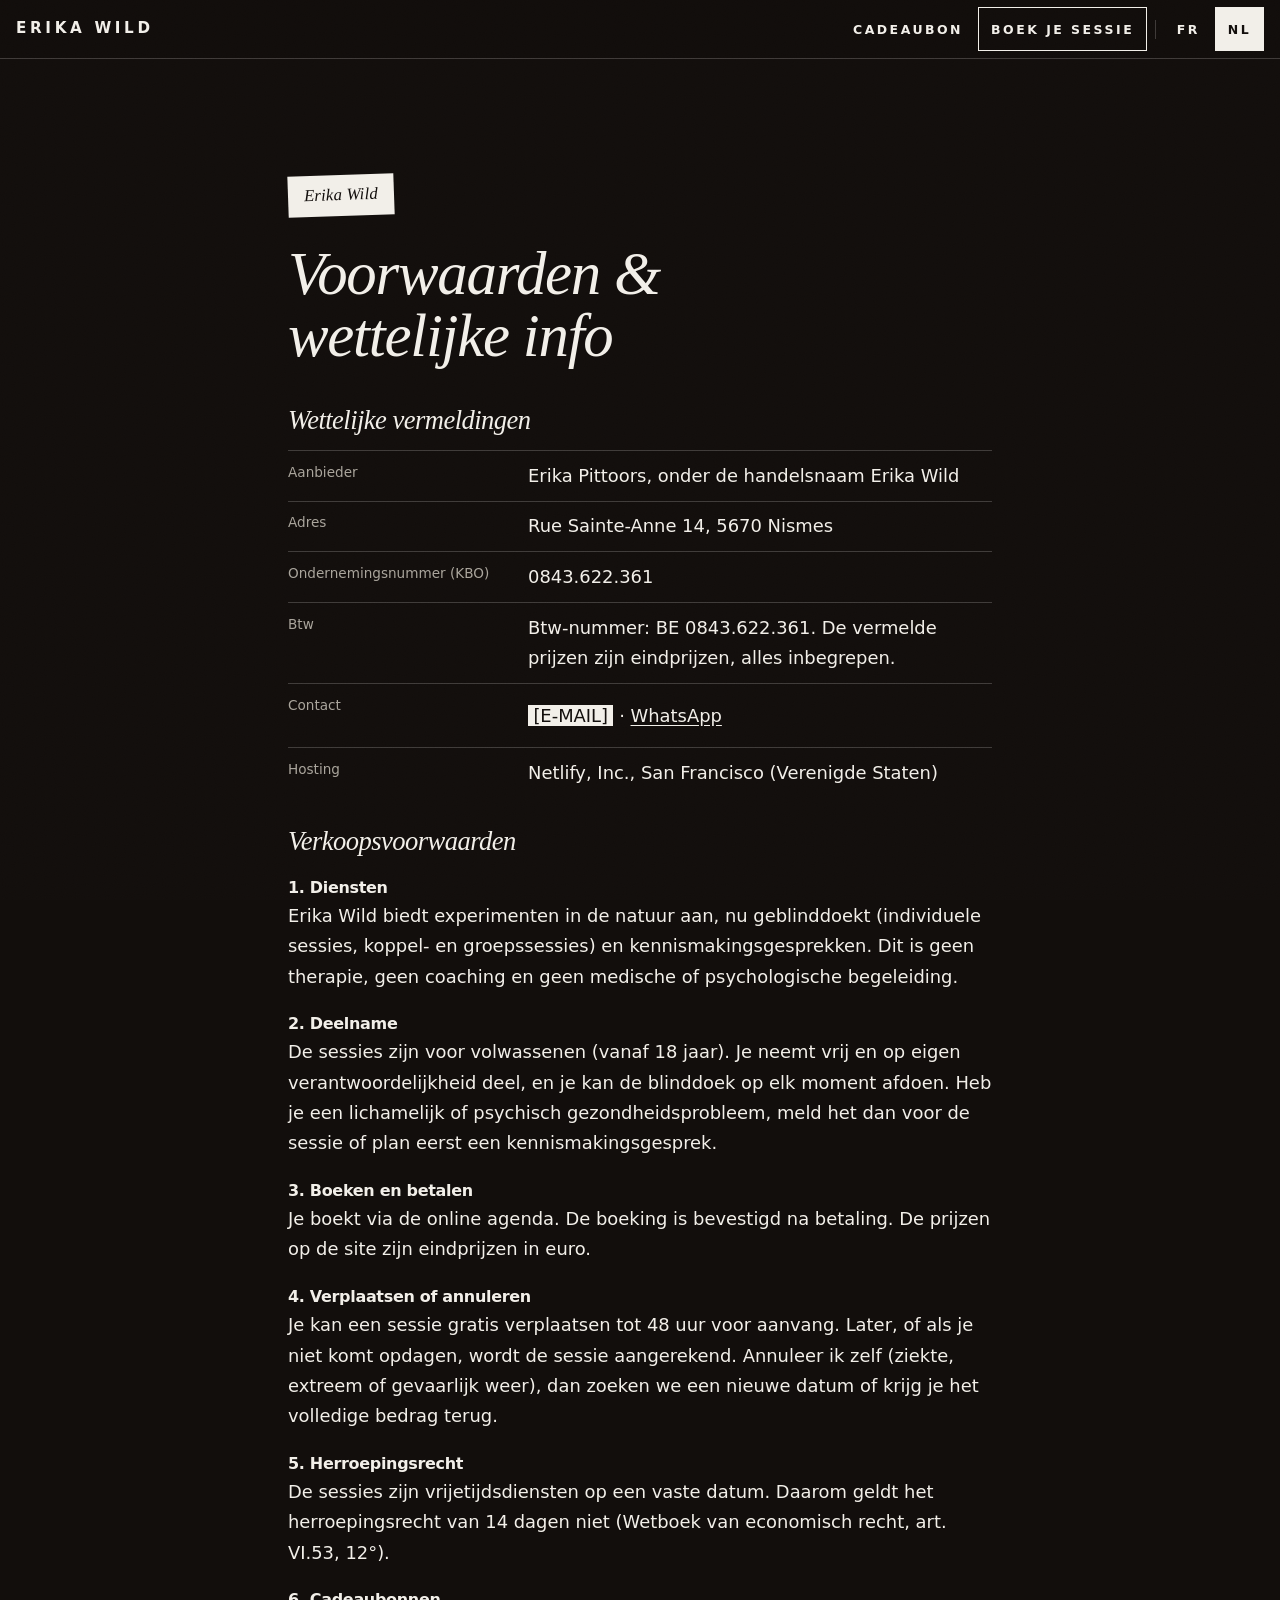
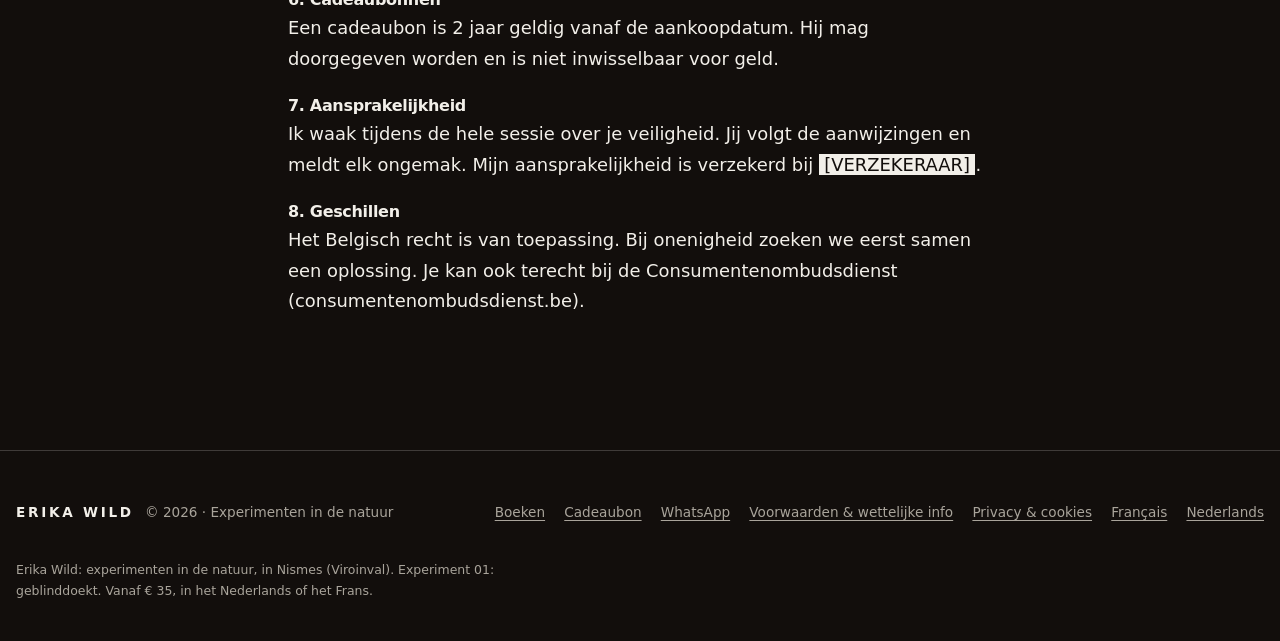
<file: voorwaarden.html>
<!doctype html>
<html lang="nl-BE">
<head>
<meta charset="utf-8">
<meta name="viewport" content="width=device-width, initial-scale=1">
<meta name="format-detection" content="telephone=no, date=no, address=no, email=no">
<title>Voorwaarden & wettelijke info — Erika Wild</title>
<meta name="description" content="Wettelijke vermeldingen en verkoopsvoorwaarden van Erika Wild: boeken, betalen, annuleren, cadeaubonnen.">
<link rel="canonical" href="https://erikawild.be/voorwaarden.html">
<link rel="alternate" hreflang="fr" href="https://erikawild.be/conditions.html">
<link rel="alternate" hreflang="nl" href="https://erikawild.be/voorwaarden.html">
<link rel="alternate" hreflang="x-default" href="https://erikawild.be/conditions.html">
<meta property="og:title" content="Voorwaarden & wettelijke info — Erika Wild">
<meta property="og:description" content="Wettelijke vermeldingen en verkoopsvoorwaarden van Erika Wild: boeken, betalen, annuleren, cadeaubonnen.">
<meta property="og:type" content="website">
<meta property="og:url" content="https://erikawild.be/voorwaarden.html">
<meta property="og:locale" content="nl_BE">
<meta property="og:locale:alternate" content="fr_BE">
<meta property="og:image" content="https://erikawild.be/img/og-erikawild.jpg">
<meta property="og:image:width" content="1200">
<meta property="og:image:height" content="630">
<meta name="twitter:card" content="summary_large_image">
<link rel="icon" href="img/favicon.svg" type="image/svg+xml">
<link rel="icon" href="img/favicon-32.png" sizes="32x32" type="image/png">
<link rel="apple-touch-icon" href="img/apple-touch-icon.png">
<link rel="manifest" href="site.webmanifest">
<meta name="theme-color" content="#120E0C">
<meta name="apple-mobile-web-app-title" content="Erika Wild">
<link rel="stylesheet" href="css/style.css?v=85">
</head>
<body>
<a class="skip-link" href="#main">Naar de inhoud</a>

<header class="site-header">
  <div class="nav">
    <a href="nl.html" class="brand"><span class="brand-name">Erika Wild</span><span class="sr-only"> — home</span></a>
    <nav aria-label="Hoofdnavigatie">
      <ul class="nav-links">
        <li class="hide-sm"><a href="cadeaubon.html">Cadeaubon</a></li>
        <li class="nav-book"><a href="nl.html#formules">Boek je sessie</a></li>
        <li class="sep" aria-hidden="true"></li>
        <li><a href="conditions.html" lang="fr" hreflang="fr"><span aria-hidden="true">FR</span><span class="sr-only">Français</span></a></li>
        <li><a href="voorwaarden.html" lang="nl" hreflang="nl" aria-current="page"><span aria-hidden="true">NL</span><span class="sr-only">Nederlands</span></a></li>
      </ul>
    </nav>
  </div>
</header>
<main id="main">
  <section class="section-black page">
    <div class="wrap">
      <p class="band-label">Erika Wild</p>
      <h1>Voorwaarden & wettelijke info</h1>
      <h2>Wettelijke vermeldingen</h2>
      <dl class="legal">
        <div><dt>Aanbieder</dt><dd>Erika Pittoors, onder de handelsnaam Erika Wild</dd></div>
        <div><dt>Adres</dt><dd>Rue Sainte-Anne 14, 5670 Nismes</dd></div>
        <div><dt>Ondernemingsnummer (KBO)</dt><dd>0843.622.361</dd></div>
        <div><dt>Btw</dt><dd>Btw-nummer: BE&nbsp;0843.622.361. De vermelde prijzen zijn eindprijzen, alles inbegrepen.</dd></div>
        <div><dt>Contact</dt><dd><span class="todo">[E-MAIL]</span> · <a href="/whatsapp">WhatsApp</a></dd></div>
        <div><dt>Hosting</dt><dd>Netlify, Inc., San Francisco (Verenigde Staten)</dd></div>
      </dl>
      <h2>Verkoopsvoorwaarden</h2>
      <h3>1. Diensten</h3>
      <p>Erika Wild biedt experimenten in de natuur aan, nu geblinddoekt (individuele sessies, koppel- en groepssessies) en kennismakingsgesprekken. Dit is geen therapie, geen coaching en geen medische of psychologische begeleiding.</p>
      <h3>2. Deelname</h3>
      <p>De sessies zijn voor volwassenen (vanaf 18 jaar). Je neemt vrij en op eigen verantwoordelijkheid deel, en je kan de blinddoek op elk moment afdoen. Heb je een lichamelijk of psychisch gezondheidsprobleem, meld het dan voor de sessie of plan eerst een kennismakingsgesprek.</p>
      <h3>3. Boeken en betalen</h3>
      <p>Je boekt via de online agenda. De boeking is bevestigd na betaling. De prijzen op de site zijn eindprijzen in euro.</p>
      <h3 id="annuleren">4. Verplaatsen of annuleren</h3>
      <p>Je kan een sessie gratis verplaatsen tot 48 uur voor aanvang. Later, of als je niet komt opdagen, wordt de sessie aangerekend. Annuleer ik zelf (ziekte, extreem of gevaarlijk weer), dan zoeken we een nieuwe datum of krijg je het volledige bedrag terug.</p>
      <h3>5. Herroepingsrecht</h3>
      <p>De sessies zijn vrijetijdsdiensten op een vaste datum. Daarom geldt het herroepingsrecht van 14 dagen niet (Wetboek van economisch recht, art. VI.53, 12°).</p>
      <h3 id="cadeaubonnen">6. Cadeaubonnen</h3>
      <p>Een cadeaubon is 2 jaar geldig vanaf de aankoopdatum. Hij mag doorgegeven worden en is niet inwisselbaar voor geld.</p>
      <h3>7. Aansprakelijkheid</h3>
      <p>Ik waak tijdens de hele sessie over je veiligheid. Jij volgt de aanwijzingen en meldt elk ongemak. Mijn aansprakelijkheid is verzekerd bij <span class="todo">[VERZEKERAAR]</span>.</p>
      <h3>8. Geschillen</h3>
      <p>Het Belgisch recht is van toepassing. Bij onenigheid zoeken we eerst samen een oplossing. Je kan ook terecht bij de Consumentenombudsdienst (consumentenombudsdienst.be).</p>
    </div>
  </section>
</main>

<footer class="site-footer">
  <div class="footer-inner">
    <div class="footer-brand"><strong>Erika Wild</strong><span>© 2026 · Experimenten in de natuur</span></div>
    <nav aria-label="Sitemap">
      <ul class="footer-links">
        <li><a href="nl.html#formules">Boeken</a></li>
        <li><a href="cadeaubon.html">Cadeaubon</a></li>
        <li><a href="/whatsapp">WhatsApp</a></li>
        <li><a href="voorwaarden.html">Voorwaarden & wettelijke info</a></li>
        <li><a href="privacy.html">Privacy & cookies</a></li>
        <li><a href="index.html" lang="fr" hreflang="fr">Français</a></li>
        <li><a href="nl.html" lang="nl" hreflang="nl">Nederlands</a></li>
      </ul>
    </nav>
    <p class="footer-fact">Erika Wild: experimenten in de natuur, in Nismes (Viroinval). Experiment 01: geblinddoekt. Vanaf €&nbsp;35, in het Nederlands of het Frans.</p>
  </div>
</footer>
</body>
</html>
</file>
<file: css/style.css>
/* ===========================================================
   Erika Wild — design tokens
   Zwart, wild, theatraal, eenvoudig. Zwart-wit, maar warm:
   warm zwart (geen blauwzwart), warm getoonde zwart-witfoto
   (zoals een barietafdruk), toneellicht achter de titel,
   bandeau-teksten in cursieve serif in plaats van koude
   gespatieerde kapitalen.
   Afgeleid van de foto: de blinddoek wordt "le bandeau" —
   een lichte band (label, bedekt woord, schuin lopend lint)
   op een zwart toneel. Korrel = analoge zwart-witfoto.
   Geen externe lettertypes, geen scripts, geen cookies.
   =========================================================== */

:root{
  --black:  #120E0C;            /* warm zwart */
  --ink:    #F2EFE9;            /* tekst op zwart */
  --ink-soft: #A9A49B;          /* secundaire tekst op zwart */
  --light:  #F2EFE9;            /* licht vak */
  --on-light: #120E0C;
  --line:   rgba(242,239,233,.2);
  --line-light: rgba(18,14,12,.18);
  --glow:   rgba(242,239,233,.07); /* toneellicht: gebroken wit, geen nieuwe kleur */

  --display: Didot, "Bodoni 72", "Bodoni MT", "Iowan Old Style", "Palatino Linotype", Georgia, serif;
  --sans: system-ui, -apple-system, BlinkMacSystemFont, "Segoe UI", Roboto, "Helvetica Neue", Arial, sans-serif;

  --step-0: clamp(1rem, .96rem + .2vw, 1.125rem);
  --step-1: clamp(1.25rem, 1.1rem + .7vw, 1.7rem);
  --step-2: clamp(2rem, 1.4rem + 3vw, 4rem);
  --step-3: clamp(2.4rem, 1.5rem + 4.4vw, 5.4rem);

  --measure: min(80%, 44rem);
}

*, *::before, *::after{ box-sizing:border-box; }
html{ scroll-behavior:smooth; background:var(--black); }
body{
  margin:0; background:var(--black); color:var(--ink);
  font-family:var(--sans); font-size:var(--step-0); line-height:1.7;
  -webkit-font-smoothing:antialiased;
}
/* filmkorrel over alles */
body::after{
  content:""; position:fixed; inset:0; z-index:300; pointer-events:none;
  opacity:.11; mix-blend-mode:soft-light;
  background-image:url("data:image/svg+xml,%3Csvg xmlns='http://www.w3.org/2000/svg' width='160' height='160'%3E%3Cfilter id='n'%3E%3CfeTurbulence type='fractalNoise' baseFrequency='.9' numOctaves='2' stitchTiles='stitch'/%3E%3CfeColorMatrix type='saturate' values='0'/%3E%3C/filter%3E%3Crect width='100%25' height='100%25' filter='url(%23n)'/%3E%3C/svg%3E");
}
img{ max-width:100%; height:auto; display:block; }
main{ overflow-x:clip; }
a{ color:inherit; }

h1,h2,h3{
  font-family:var(--display); font-weight:400; font-style:italic;
  line-height:1.02; letter-spacing:-.02em;
  margin:0 0 .5em; text-wrap:balance;
}
h1{ font-size:var(--step-3); }
h2{ font-size:var(--step-2); }
h3{ font-size:var(--step-1); }
p{ margin:0 0 1em; }

.wrap{ width:var(--measure); margin-inline:auto; }
@media (max-width:400px){ .wrap{ width:calc(100% - 2rem); } }

section{ padding-block:clamp(4rem, 9vw, 8rem); }
.section-black{ background:var(--black); color:var(--ink); }
/* licht vak = het "poppen": compact, nooit 2 na elkaar */
.section-light{ background:var(--light); color:var(--on-light); padding-block:clamp(3rem, 6vw, 5rem); }

/* ---------- toegankelijkheid ---------- */
.skip-link{ position:absolute; left:-999px; background:var(--ink); color:var(--black); padding:.75rem 1rem; z-index:1000; }
.skip-link:focus{ left:1rem; top:1rem; outline:3px solid var(--ink); outline-offset:3px; }
video:focus-within{ outline:3px solid var(--ink); outline-offset:3px; }
.section-light video:focus-within{ outline-color:var(--on-light); }
.legal a{ display:inline-flex; align-items:center; min-height:44px; }
:focus-visible{ outline:3px solid var(--ink); outline-offset:3px; }
.section-light :focus-visible{ outline-color:var(--on-light); }
.nowrap{ white-space:nowrap; }
.sr-only{ position:absolute; width:1px; height:1px; padding:0; margin:-1px; overflow:hidden; clip:rect(0,0,0,0); white-space:nowrap; border:0; }

/* ---------- header ---------- */
.site-header{ position:sticky; top:0; z-index:100; background:rgba(18,14,12,.92); border-bottom:1px solid var(--line); }
.nav{
  width:min(100% - 2rem, 80rem); margin-inline:auto;
  display:flex; align-items:center; justify-content:space-between; gap:1rem;
  padding-block:.45rem;
}
.brand{ display:flex; align-items:center; text-decoration:none; min-height:44px; }
/* merknaam: gewoon in kapitalen, geen logo */
.brand-name{ font-family:var(--sans); font-size:.95rem; font-weight:700; letter-spacing:.24em; text-transform:uppercase; white-space:nowrap; }
.nav-links{ display:flex; align-items:center; gap:.15rem; list-style:none; margin:0; padding:0; }
.nav-links a{
  display:flex; align-items:center; justify-content:center;
  min-height:44px; min-width:44px; padding:.5rem .8rem;
  text-decoration:none; font-size:.78rem; font-weight:600; letter-spacing:.2em; text-transform:uppercase;
}
.nav-links a:hover{ background:rgba(242,239,233,.1); }
.nav-links a[aria-current="page"]{ background:var(--ink); color:var(--black); }
.nav-links .nav-book a{ box-shadow:inset 0 0 0 1px var(--ink); }
.nav-links .sep{ width:1px; height:1.2rem; background:var(--line); margin-inline:.35rem; }
@media (max-width:520px){
  .brand-name{ font-size:.82rem; letter-spacing:.18em; }
  .nav{ gap:.5rem; }
  .nav-links a{ padding:.5rem .5rem; letter-spacing:.12em; }
  .nav-links .nav-book a{ letter-spacing:.06em; padding-inline:.6rem; }
  /* op gsm enkel de andere taal tonen */
  .nav-links .sep, .nav-links li:has(> a[aria-current="page"]){ display:none; }
}
@media (max-width:700px){ .nav-links .hide-sm{ display:none; } }
.nav-links a{ white-space:nowrap; }

/* ---------- le bandeau ---------- */
.band-label{
  display:inline-block;
  background:var(--ink); color:var(--black);
  font-family:var(--display); font-style:italic; font-size:1.05rem; letter-spacing:.01em;
  padding:.35rem 1rem .4rem; margin-bottom:1.75rem;
  transform:rotate(-2deg);
}
.section-light .band-label{ background:var(--on-light); color:var(--light); }
.veil{
  background:var(--ink); color:var(--black);
  font-style:normal; padding:0 .2em;
  -webkit-box-decoration-break:clone; box-decoration-break:clone;
  white-space:nowrap;
}
.band-rule{ border:0; color:inherit; height:14px; background:currentColor; width:min(10rem, 45%); margin:0 0 2rem; transform:rotate(-2deg); }

/* schuin lint, als een blinddoek over de pagina */
.ribbon{
  background:var(--ink); color:var(--black);
  transform:rotate(-2.5deg) scale(1.05);
  margin-block:-1.5rem 3rem; position:relative; z-index:2;
  overflow:hidden; white-space:nowrap;
  padding-block:.7rem;
  font-family:var(--display); font-style:italic;
  font-size:clamp(1.2rem, 1rem + .8vw, 1.7rem); letter-spacing:.01em;
}
.ribbon-track{ display:inline-flex; animation:ribbon 100s linear infinite; }
.ribbon-track span{ padding-right:.5em; }
@keyframes ribbon{ to{ transform:translateX(-50%); } }
@media (prefers-reduced-motion:reduce){ .ribbon-track{ animation:none; } }

/* ---------- hero ---------- */
.hero{ padding:0; position:relative; overflow:hidden; }
/* toneellicht: een zachte spot achter de titel */
.hero::before{
  content:""; position:absolute; inset:0; z-index:0; pointer-events:none;
  background:radial-gradient(ellipse 60% 55% at 72% 50%, var(--glow), transparent 70%);
}
@media (max-width:859px){ .hero::before{ background:radial-gradient(ellipse 90% 45% at 50% 72%, var(--glow), transparent 70%); } }
.hero-grid{ display:grid; }
/* schuine, onzichtbare snede: foto en zwart vak sluiten naadloos aan,
   de titel staat altijd volledig in het donker */
.hero-media{ position:relative; --cut:3.25rem; }
.hero-photo{
  width:100%; height:44vh; min-height:300px;
  object-fit:cover; object-position:50% 82%;   /* gsm: gezicht en schouders, minder haar */
  clip-path:polygon(0 0, 100% 0, 100% calc(100% - var(--cut)), 0 100%);
}
.hero-text{
  position:relative; z-index:1;
  width:calc(100% - 2rem); margin:-1.6rem auto 0;
  padding-bottom:3rem;
}
.hero-text .lede{ font-size:var(--step-1); color:var(--ink-soft); max-width:30ch; line-height:1.45; }
@media (min-width:860px){
  .hero-grid{ grid-template-columns: 1fr 1fr; min-height:calc(100vh - 57px); align-items:center; }
  .hero-media{ --cut:7vw; align-self:stretch; }
  .hero-photo{
    height:calc(100vh - 57px); min-height:560px; object-position:50% 40%;
    clip-path:polygon(0 0, 100% 0, calc(100% - var(--cut)) 100%, 0 100%);
  }
  .hero-text{ margin:0; width:auto; padding:3rem 6vw 3rem 2vw; }
}
@media (min-width:521px) and (max-width:859px){ .hero-photo{ object-position:50% 58%; } }
@media (max-width:859px){
  .hero h1{ font-size:clamp(2.1rem, 1.4rem + 4vw, 3rem); }
  .hero-text .lede{ font-size:1.1rem; }
  .hero .btn-row{ margin-top:1.25rem; }
}

/* ---------- knoppen ---------- */
.btn{
  display:inline-flex; align-items:center; justify-content:center;
  min-height:48px; padding:.9rem 2rem;
  font-family:var(--sans); font-size:.85rem; font-weight:700; letter-spacing:.14em; text-transform:uppercase;
  text-decoration:none; border:2px solid transparent; border-radius:0; cursor:pointer;
  transition:background-color .15s, color .15s;
}
.btn-primary{ background:var(--ink); color:var(--black); border-color:var(--ink); }
.btn-primary:hover{ background:transparent; color:var(--ink); }
.section-light .btn-primary{ background:var(--on-light); color:var(--light); border-color:var(--on-light); }
.section-light .btn-primary:hover{ background:transparent; color:var(--on-light); }
.btn-row{ display:flex; flex-wrap:wrap; gap:1rem; margin-top:2rem; }

/* ---------- tekst ---------- */
.big-line{ font-family:var(--display); font-style:italic; font-size:var(--step-1); line-height:1.35; }
.quote{
  font-family:var(--display); font-style:italic;
  font-size:var(--step-2); line-height:1.05; margin:2.5rem 0 0;
}

.checks{ list-style:none; margin:1.5rem 0 0; padding:0; }
.checks li{ position:relative; padding:.8rem 0 .8rem 2.2rem; border-top:1px solid var(--line); }
.checks li::before{ content:""; position:absolute; left:0; top:1.35rem; width:1.3rem; height:6px; background:currentColor; transform:rotate(-8deg); }
.section-light .checks li{ border-color:var(--line-light); }

/* beelden verspreid over de pagina */
/* 1. film naast de tekst */
.wrap--wide{ width:min(100% - 2rem, 60rem); }
.split{ display:grid; gap:2rem; }
@media (min-width:860px){
  .split{ grid-template-columns:1fr 17rem; gap:4rem; align-items:start; }
}
/* 2. beelden onder de activiteiten: samen één vierkant, zonder kaders.
   3 foto's: 1 groot links, 2 gestapeld rechts. 4 foto's: .act-grid--4 = 2×2 */
.act-grid{
  display:grid; grid-template-columns:1fr 1fr; grid-template-rows:1fr 1fr;
  gap:.6rem; aspect-ratio:1; margin-top:2.5rem; max-width:44rem;
}
.act-grid figure{ margin:0; overflow:hidden; min-height:0; }
.act-grid img{ display:block; width:100%; height:100%; object-fit:cover; }
.act-big{ grid-row:1 / 3; }
.act-grid--4 .act-big{ grid-row:auto; }

/* 3. brede foto als pauze, schuin aangesneden zoals de hero */
.band-photo{ margin:0; overflow:hidden; }
.band-photo img{
  display:block; width:100%; height:clamp(200px, 38vw, 460px); object-fit:cover; object-position:50% 60%;
  clip-path:polygon(0 2.5rem, 100% 0, 100% calc(100% - 2.5rem), 0 100%);
}

/* wie ik ben: zoals de hero, gespiegeld. Tekst links, foto rechts tot aan de rand */
.me{ padding:0; display:grid; overflow:hidden; }
.me-text{ width:var(--measure); margin:0 auto; padding-block:clamp(3rem, 7vw, 5rem); }
.me-photo{ display:block; width:100%; height:100vw; max-height:620px; object-fit:cover; object-position:40% 0%;
  clip-path:polygon(0 2.5rem, 100% 0, 100% 100%, 0 100%); order:-1; }
@media (min-width:860px){
  .me{ grid-template-columns:1fr 1fr; align-items:center; min-height:min(90vh, 720px); }
  .me-text{ width:auto; margin:0; padding:4rem 4vw 4rem max(1rem, calc(50vw - 30rem)); }
  .me-photo{ order:0; align-self:stretch; height:100%; max-height:none; min-height:560px; clip-path:polygon(7vw 0, 100% 0, 100% 100%, 0 100%); }
}

/* stemmen van deelnemers */
.voices{ display:grid; gap:1.75rem; margin-top:1.5rem; }
@media (min-width:760px){ .voices{ grid-template-columns:1fr 1fr; gap:2rem 3rem; } }
.voice{ margin:0; }
.voice blockquote{ margin:0; font-family:var(--display); font-style:italic; font-size:var(--step-1); line-height:1.3; }
.voice blockquote p{ margin:0; }
.voice figcaption{ margin-top:.5rem; font-size:.8rem; font-weight:700; letter-spacing:.18em; text-transform:uppercase; color:var(--ink-soft); }
.voice figcaption::before{ content:"— "; }
.voices-cap{ margin:2rem 0 0; font-size:.85rem; color:var(--ink-soft); }
/* groepsfoto als los lint tussen twee secties, met zwarte ruimte erboven */
.band-photo--gap{ margin-top:clamp(2.5rem, 6vw, 4.5rem); }

/* praktisch */
.prat{ margin:1.5rem 0 2rem; display:grid; gap:1rem; }
@media (min-width:760px){ .prat{ grid-template-columns:repeat(3, 1fr); gap:2rem; } }
.prat dt{ font-size:.75rem; font-weight:700; letter-spacing:.2em; text-transform:uppercase; margin-bottom:.2rem; }
.prat dd{ margin:0; font-family:var(--display); font-style:italic; font-size:var(--step-1); line-height:1.25; }

/* vragen */
.faq{ margin-top:1.5rem; border-top:1px solid var(--line); }
.faq details{ border-bottom:1px solid var(--line); }
.faq summary{
  display:flex; align-items:center; justify-content:space-between; gap:1rem;
  min-height:56px; padding:.8rem 0; cursor:pointer; list-style:none;
  font-family:var(--display); font-style:italic; font-size:var(--step-1); line-height:1.2;
}
.faq summary::-webkit-details-marker{ display:none; }
.faq summary::after{ content:"+"; font-size:1.6rem; line-height:1; }
.faq details[open] summary::after{ content:"–"; }
.faq details p{ margin:0 0 1.25rem; color:var(--ink-soft); max-width:60ch; }

.split .quote{ font-size:var(--step-1); margin:1.5rem 0 0; }
#formules .offer-meta{ max-width:46ch; opacity:1; }

/* lichte vakken: alles donker, nooit lichte tekst op licht */
.section-light .checks li{ border-color:var(--line-light); }

/* experiment 01: één activiteit + wat nog komt */
.walk{ margin:2.5rem 0 0; padding:1.5rem 0; border-top:1px solid var(--line); border-bottom:1px solid var(--line); }
.walk h3{ font-size:var(--step-1); margin:0 0 .4rem; }
.walk p{ margin:0; color:var(--ink-soft); }
.next{ margin:1.5rem 0 0; font-family:var(--display); font-style:italic; font-size:var(--step-1); color:var(--ink-soft); }
/* tweede knop (WhatsApp) op licht */
.btn-ghost{ background:transparent; color:var(--on-light); border-color:var(--on-light); }
.btn-ghost:hover{ background:var(--on-light); color:var(--light); }
/* feitenzin voor zoekmachines, discreet in de footer */
.footer-fact{ flex-basis:100%; margin:0; font-size:.78rem; max-width:70ch; }


/* veiligheid: uitgelicht, geen lijstpunt */
.safe{ margin:2rem 0 0; padding:1.1rem 1.25rem; background:var(--on-light); color:var(--light); font-weight:600; max-width:40rem; transform:rotate(-1deg); }
/* wat nog komt: titel boven de teaserfoto's */
.next{ margin:3rem 0 0; }
.next + .act-grid{ margin-top:1rem; }
/* groepsfoto als rechte band onderaan het boekvak: schuin bovenaan, links hoger */

.band-bottom{ margin:clamp(3rem, 7vw, 5rem) 0 0; }
.band-bottom img{ display:block; width:100%; height:clamp(220px, 40vw, 560px); object-fit:cover; object-position:50% 30%;
  clip-path:polygon(0 0, 100% 3rem, 100% 100%, 0 100%); }

/* conversie: noot onder de heroknop */
.hero-note{ margin:.75rem 0 0; font-size:.85rem; color:var(--ink-soft); }
/* hoe het gaat: foto links, tekst rechts */
.how{ display:grid; gap:1.5rem; margin-top:1.5rem; }
@media (min-width:860px){
  .how{ grid-template-columns:16rem 1fr; gap:4rem; align-items:start; }
}
/* formules: per formule een eigen knop */
.offers li{ align-items:center; gap:.75rem 1.5rem; }
.offer-text{ flex:1 1 20rem; }
.offer-act{ display:flex; align-items:center; gap:1rem; }
.btn-sm{ min-height:44px; padding:.6rem 1.2rem; font-size:.78rem; }
.intake{ display:flex; flex-wrap:wrap; align-items:center; gap:.75rem 1.5rem; margin-top:2rem; padding:1rem 0; }
.intake p{ margin:0; flex:1 1 20rem; }
/* subpagina's */
.page h1{ font-size:var(--step-2); }
.page h2{ font-size:var(--step-1); margin-top:2.5rem; }
.page h3{ font-family:var(--sans); font-style:normal; font-weight:700; font-size:1rem; margin:1.5rem 0 .3rem; }
.page a{ text-underline-offset:3px; }
.offers--dark li{ border-color:var(--line); }
.steps{ padding-left:1.25rem; }
.steps li{ margin-bottom:.6rem; }
.plain{ padding-left:1.1rem; }
.plain li{ margin-bottom:.5rem; }
.small{ font-size:.85rem; color:var(--ink-soft); margin-top:2rem; }
.legal{ display:grid; gap:.6rem; margin:1rem 0 0; }
.legal div{ display:grid; grid-template-columns:minmax(9rem, 14rem) 1fr; gap:1rem; border-top:1px solid var(--line); padding-top:.6rem; }
.legal dt{ color:var(--ink-soft); font-size:.85rem; }
.legal dd{ margin:0; }
.todo{ background:var(--ink); color:var(--black); padding:0 .3em; }
@media (max-width:520px){ .legal div{ grid-template-columns:1fr; gap:.1rem; } }

/* schuine foto's naast tekst */
.tilt-photo{ margin:0 auto; width:min(64%, 17rem); aspect-ratio:3/4; overflow:hidden; }
.tilt-photo img{ display:block; width:100%; height:100%; object-fit:cover; }
.tilt-right{ transform:rotate(2.5deg); }
@media (min-width:860px){
  .tilt-photo{ width:100%; }
  .split .tilt-photo{ margin-top:3rem; }
}
.next-p{ margin:.25rem 0 0; color:var(--ink-soft); max-width:46ch; }
.act-grid video{ display:block; width:100%; height:100%; object-fit:cover; }
.me-cred{ font-size:.85rem; letter-spacing:.02em; margin-top:1.5rem; }
.offer-meta a{ color:inherit; text-underline-offset:3px; }

/* experiment 01: zoals 'ik ben Erika', maar foto links */
@media (min-width:860px){
  .me--left .me-text{ padding:4rem max(1rem, calc(50vw - 30rem)) 4rem 4vw; }
  .me--left .me-photo{ order:-1; clip-path:polygon(0 0, 100% 0, calc(100% - 7vw) 100%, 0 100%); object-position:50% 20%; }
}
.me--left .me-photo{ object-position:50% 20%; }
.me .walk{ margin-top:2rem; }
/* praktisch onder elkaar */
.prat--stack{ grid-template-columns:1fr; margin:0; gap:1rem; }
.how .checks{ margin:0; }
/* kleuren per achtergrond */
.section-black .safe{ background:var(--ink); color:var(--black); }
.section-light .next, .section-light .next-p,
.section-light .voice figcaption, .section-light .voices-cap{ color:var(--on-light); }
.section-light .next{ font-size:var(--step-2); margin-top:0; }
/* cadeaubon: foto */
.gift-body{ padding-top:clamp(2rem, 5vw, 3.5rem); padding-bottom:0; border-top:1px solid var(--line); }
.gift-body .offers{ margin-top:0; }
.section-light .offers--dark li{ border-color:var(--line-light); }
.section-light.page .small{ color:var(--on-light); }
.section-light.page .btn-primary{ background:var(--on-light); color:var(--light); border-color:var(--on-light); }
.gift-body{ border-top:0; }
.me h1{ font-size:var(--step-2); }

/* reacties: één tegelijk, gecentreerd, swipen voor de volgende (geen JavaScript) */
.voices--scroll{
  display:flex; gap:0; overflow-x:auto; scroll-snap-type:x mandatory; scroll-behavior:smooth;
  margin-top:1.5rem; padding:0; scrollbar-width:none;
}
.voices--scroll::-webkit-scrollbar{ display:none; }
.voices--scroll .voice{ flex:0 0 100%; scroll-snap-align:center; text-align:center; padding:0 1rem; }
.voices--scroll .voice blockquote{ max-width:34rem; margin:0 auto; font-size:var(--step-1); }
.voice-dots{ display:flex; justify-content:center; gap:.25rem; margin-top:1rem; }
.voice-dots a{ display:flex; align-items:center; justify-content:center; width:44px; height:44px; }
.voice-dots a::before{ content:""; width:10px; height:10px; border-radius:50%; border:1.5px solid currentColor; }
.voice-dots a:hover::before{ background:currentColor; }
.voices-cap{ text-align:center; }
#praktisch h2, #pratique h2{ margin-bottom:.25rem; }
/* groepsfoto tussen twee lichte vlakken */
/* groepsfoto schuift met de schuine rand over het vlak erboven: geen spleet */
.band-photo--light{ position:relative; margin-top:-2.5rem; background:linear-gradient(transparent 2.5rem, var(--light) 2.5rem); }
@media (prefers-reduced-motion:reduce){ .voices--scroll{ scroll-behavior:auto; } }

/* wat nog komt: na het prijsblok */
.next-section .next{ font-size:var(--step-2); margin-top:0; }

/* kleuren per achtergrond (na herschikking) */
.section-black .offers li{ border-color:var(--line); }
.section-black .btn-ghost{ color:var(--ink); border-color:var(--ink); }
.section-black .btn-ghost:hover{ background:var(--ink); color:var(--black); }
.section-light .faq, .section-light .faq details{ border-color:var(--line-light); }
.section-light .faq details p{ color:var(--on-light); }
.section-black .band-bottom{ margin-top:clamp(3rem, 7vw, 5rem); }

/* formules + prijs */
.offers{ list-style:none; margin:2rem 0 0; padding:0; }
.offers li{ display:flex; flex-wrap:wrap; align-items:baseline; justify-content:space-between; gap:.25rem 1rem; padding:1rem 0; border-top:1px solid var(--line-light); }
.offers li:last-child{ border-bottom:1px solid var(--line-light); }
.offer-name{ font-weight:700; }
.offer-meta{ display:block; font-size:.9rem; opacity:.8; }
.note{ margin:1.25rem 0 0; font-size:.9rem; }
.note a{ text-underline-offset:3px; }
.offer-price{ font-family:var(--display); font-style:italic; font-size:var(--step-1); line-height:1; white-space:nowrap; }

/* ---------- footer ---------- */
.site-footer{ border-top:1px solid var(--line); padding-block:2.5rem; font-size:.85rem; color:var(--ink-soft); }
.footer-inner{ width:min(100% - 2rem, 80rem); margin-inline:auto; display:flex; flex-wrap:wrap; gap:1.5rem; align-items:center; justify-content:space-between; }
.footer-brand{ display:flex; align-items:center; gap:.7rem; }
.footer-brand strong{ font-weight:700; letter-spacing:.2em; text-transform:uppercase; color:var(--ink); white-space:nowrap; }
.footer-links{ display:flex; flex-wrap:wrap; gap:.25rem 1.2rem; list-style:none; margin:0; padding:0; }
.footer-links a{ display:inline-flex; align-items:center; min-height:44px; text-decoration:underline; text-underline-offset:3px; }

@media (prefers-reduced-motion:reduce){ html{ scroll-behavior:auto; } }

.section-light .walk{ border-color:var(--line-light); }
.section-light .walk p{ color:var(--on-light); }

/* gsm: foto bovenaan een vlak schuift onder het vorige vlak door, de schuine hoek toont dat vlak */
@media (max-width:859px){
  main > * + .me{ position:relative; margin-top:-2.5rem; background-color:transparent; }
  main > * + .me.section-black{ background-image:linear-gradient(transparent 2.5rem, var(--black) 2.5rem); }
  main > * + .me.section-light{ background-image:linear-gradient(transparent 2.5rem, var(--light) 2.5rem); }
}

/* groepsfoto boven 'Boek je sessie': boven schuin aflopend naar rechts, onder recht */
.band-photo--light img{ clip-path:polygon(0 0, 100% 2.5rem, 100% 100%, 0 100%); }

/* losse reactie bij het onderdeel waar ze twijfel wegneemt */
.voice--inline{ margin:2.25rem 0 0; max-width:34rem; }
.section-black .next{ color:var(--ink); }
.voice--inline blockquote, .band-cap blockquote{ margin:0; font-family:var(--display); font-style:italic; font-size:1.15rem; line-height:1.5; }
.voice--inline blockquote p, .band-cap blockquote p{ margin:0; }
/* sterkste zin van een reactie in de blinddoek-band */
.mark{ background:var(--ink); color:var(--black); padding:0 .25em; -webkit-box-decoration-break:clone; box-decoration-break:clone; }
.section-light .mark, .band-cap .mark{ background:var(--on-light); color:var(--light); }
/* reactie als onderschrift bij de groepsfoto */
.band-cap{ width:var(--measure); margin:0 auto; padding-top:1.25rem; color:var(--on-light); }
.band-cap .who{ display:block; margin-top:.5rem; font-size:.8rem; font-weight:700; letter-spacing:.18em; text-transform:uppercase; }
.band-cap .who::before{ content:"— "; }
.walk p + p{ margin-top:.75rem; }

/* reactie als lichte band: schuine bovenrand over het zwarte vlak erboven, onderaan vloeit ze over in het lichte vlak eronder */
.quote-band{ position:relative; margin-top:-2.5rem; background:var(--light); color:var(--on-light);
  clip-path:polygon(0 2.5rem, 100% 0, 100% 100%, 0 100%); padding:calc(2.5rem + clamp(2rem, 5vw, 3rem)) 0 0; }
.quote-band-strip{ margin:0 auto; width:var(--measure); }
.quote-band-strip blockquote{ margin:0; font-family:var(--display); font-style:italic; font-size:var(--step-1); line-height:1.4; }
.quote-band-strip blockquote p{ margin:0; }
.quote-band-strip .mark{ background:var(--on-light); color:var(--light); }
.quote-band-strip figcaption{ display:block; margin-top:.6rem; font-size:.8rem; font-weight:700; letter-spacing:.18em; text-transform:uppercase; }
.quote-band-strip figcaption::before{ content:"— "; }
@media (min-width:860px){ .quote-band-strip{ width:min(100% - 2rem, 44rem); } }
/* het lichte vlak na een reactieband sluit naadloos aan */
.quote-band + .section-light{ padding-top:clamp(2rem, 5vw, 3rem); }
main > .quote-band + .me.section-light{ margin-top:0; background-image:none; background-color:var(--light); }
@media (max-width:859px){ main > .quote-band + .me.section-light{ padding-top:2rem; } }
.quote-band{ margin-bottom:-1px; }

/* reactieband tussen twee zwarte vlakken: schuin boven en onder */
.quote-band--both{ z-index:1; clip-path:polygon(0 2.5rem, 100% 0, 100% calc(100% - 2.5rem), 0 100%); margin-bottom:-2.5rem; padding-bottom:calc(2.5rem + clamp(2rem, 5vw, 3rem)); }
.quote-band--both + .section-black{ padding-top:calc(2.5rem + clamp(3rem, 6vw, 5rem)); }

/* links in lopende tekst en in het praktische blok */
.hero-note a, .prat dd a, .faq details p a, .split p a{ color:inherit; text-underline-offset:3px; }
.hero-note a{ display:inline-flex; align-items:center; min-height:44px; }
</file>
